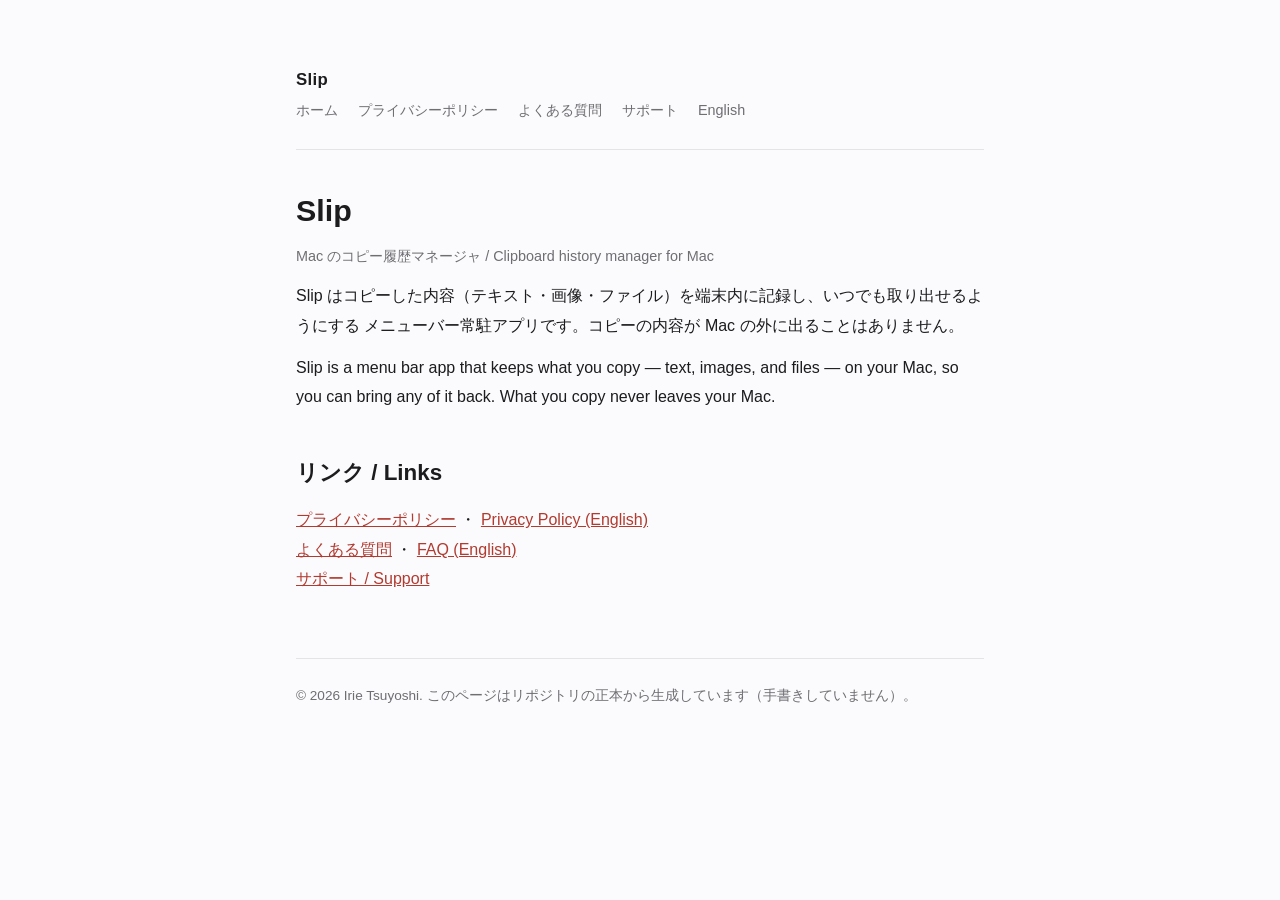
<file: index.html>
<!DOCTYPE html>
<html lang="ja">
<head>
<meta charset="utf-8">
<meta name="viewport" content="width=device-width, initial-scale=1">
<title>Slip</title>
<style>
  :root { color-scheme: light dark; --fg:#1c1c1e; --bg:#fbfbfd; --muted:#6e6e73; --rule:#e3e3e8; --accent:#b23a2f; }
  @media (prefers-color-scheme: dark) {
    :root { --fg:#f2f2f7; --bg:#111114; --muted:#9a9aa2; --rule:#2c2c31; --accent:#e0705f; }
  }
  * { box-sizing: border-box; }
  body { margin:0; background:var(--bg); color:var(--fg);
         font: 16px/1.85 -apple-system, BlinkMacSystemFont, "Hiragino Sans", "Noto Sans JP", sans-serif; }
  .wrap { max-width: 46rem; margin: 0 auto; padding: 4rem 1.5rem 6rem; }
  header { border-bottom: 1px solid var(--rule); padding-bottom: 1.5rem; margin-bottom: 2.5rem; }
  .name { font-size: 1.05rem; font-weight: 600; letter-spacing: .02em; }
  nav a { color: var(--muted); text-decoration: none; margin-right: 1.25rem; font-size: .9rem; }
  nav a:hover { color: var(--accent); }
  h1 { font-size: 1.9rem; line-height:1.35; margin: 0 0 .5rem; }
  h2 { font-size: 1.4rem; margin: 2.5rem 0 .75rem; }
  h3 { font-size: 1.05rem; margin: 2rem 0 .5rem; }
  h4 { font-size: 1rem; margin: 1.5rem 0 .5rem; color: var(--muted); }
  p { margin: .75rem 0; }
  ul, ol { margin: .75rem 0; padding-left: 1.5rem; }
  li { margin: .3rem 0; }
  hr { border: 0; border-top: 1px solid var(--rule); margin: 2.5rem 0; }
  .tablewrap { overflow-x: auto; }
  table { border-collapse: collapse; width: 100%; margin: 1rem 0; font-size: .95rem; }
  th, td { border: 1px solid var(--rule); padding: .5rem .7rem; text-align: left; vertical-align: top; }
  th { background: color-mix(in srgb, var(--rule) 45%, transparent); font-weight: 600; }
  .meta { color: var(--muted); font-size: .9rem; }
  footer { margin-top: 4rem; padding-top: 1.5rem; border-top: 1px solid var(--rule);
            color: var(--muted); font-size: .85rem; }
  a { color: var(--accent); }
</style>
</head>
<body>
<div class="wrap">
<header>
  <div class="name">Slip</div>
  <nav><a href="./">ホーム</a><a href="privacy.html">プライバシーポリシー</a><a href="faq.html">よくある質問</a><a href="support.html">サポート</a><a href="privacy-en.html">English</a></nav>
</header>
<h1>Slip</h1>
<p class="meta">Mac のコピー履歴マネージャ / Clipboard history manager for Mac</p>
<p>Slip はコピーした内容（テキスト・画像・ファイル）を端末内に記録し、いつでも取り出せるようにする
メニューバー常駐アプリです。コピーの内容が Mac の外に出ることはありません。</p>
<p>Slip is a menu bar app that keeps what you copy — text, images, and files — on your Mac,
so you can bring any of it back. What you copy never leaves your Mac.</p>
<h2>リンク / Links</h2>
<p><a href="privacy.html">プライバシーポリシー</a> ・ <a href="privacy-en.html">Privacy Policy (English)</a><br>
<a href="faq.html">よくある質問</a> ・ <a href="faq-en.html">FAQ (English)</a><br>
<a href="support.html">サポート / Support</a></p>
<footer>© 2026 Irie Tsuyoshi. このページはリポジトリの正本から生成しています（手書きしていません）。</footer>
</div>
</body>
</html>
</file>
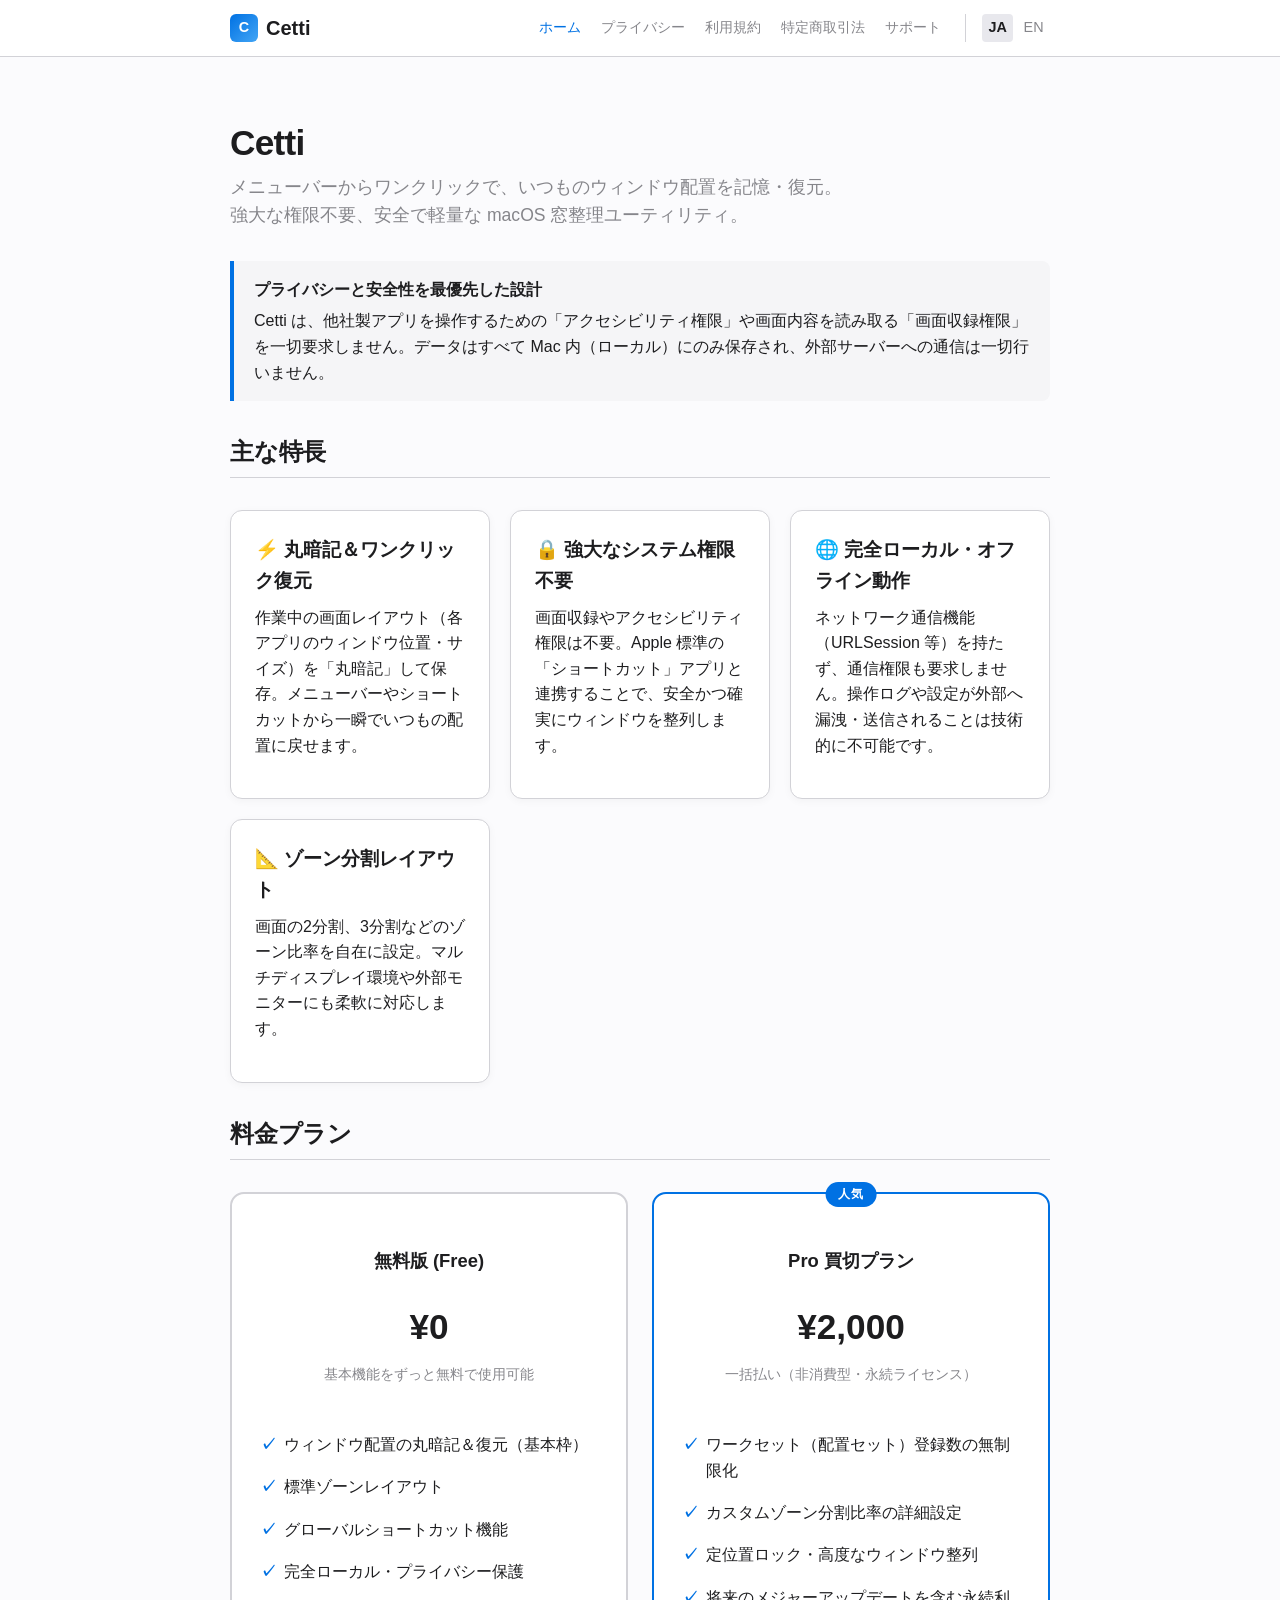
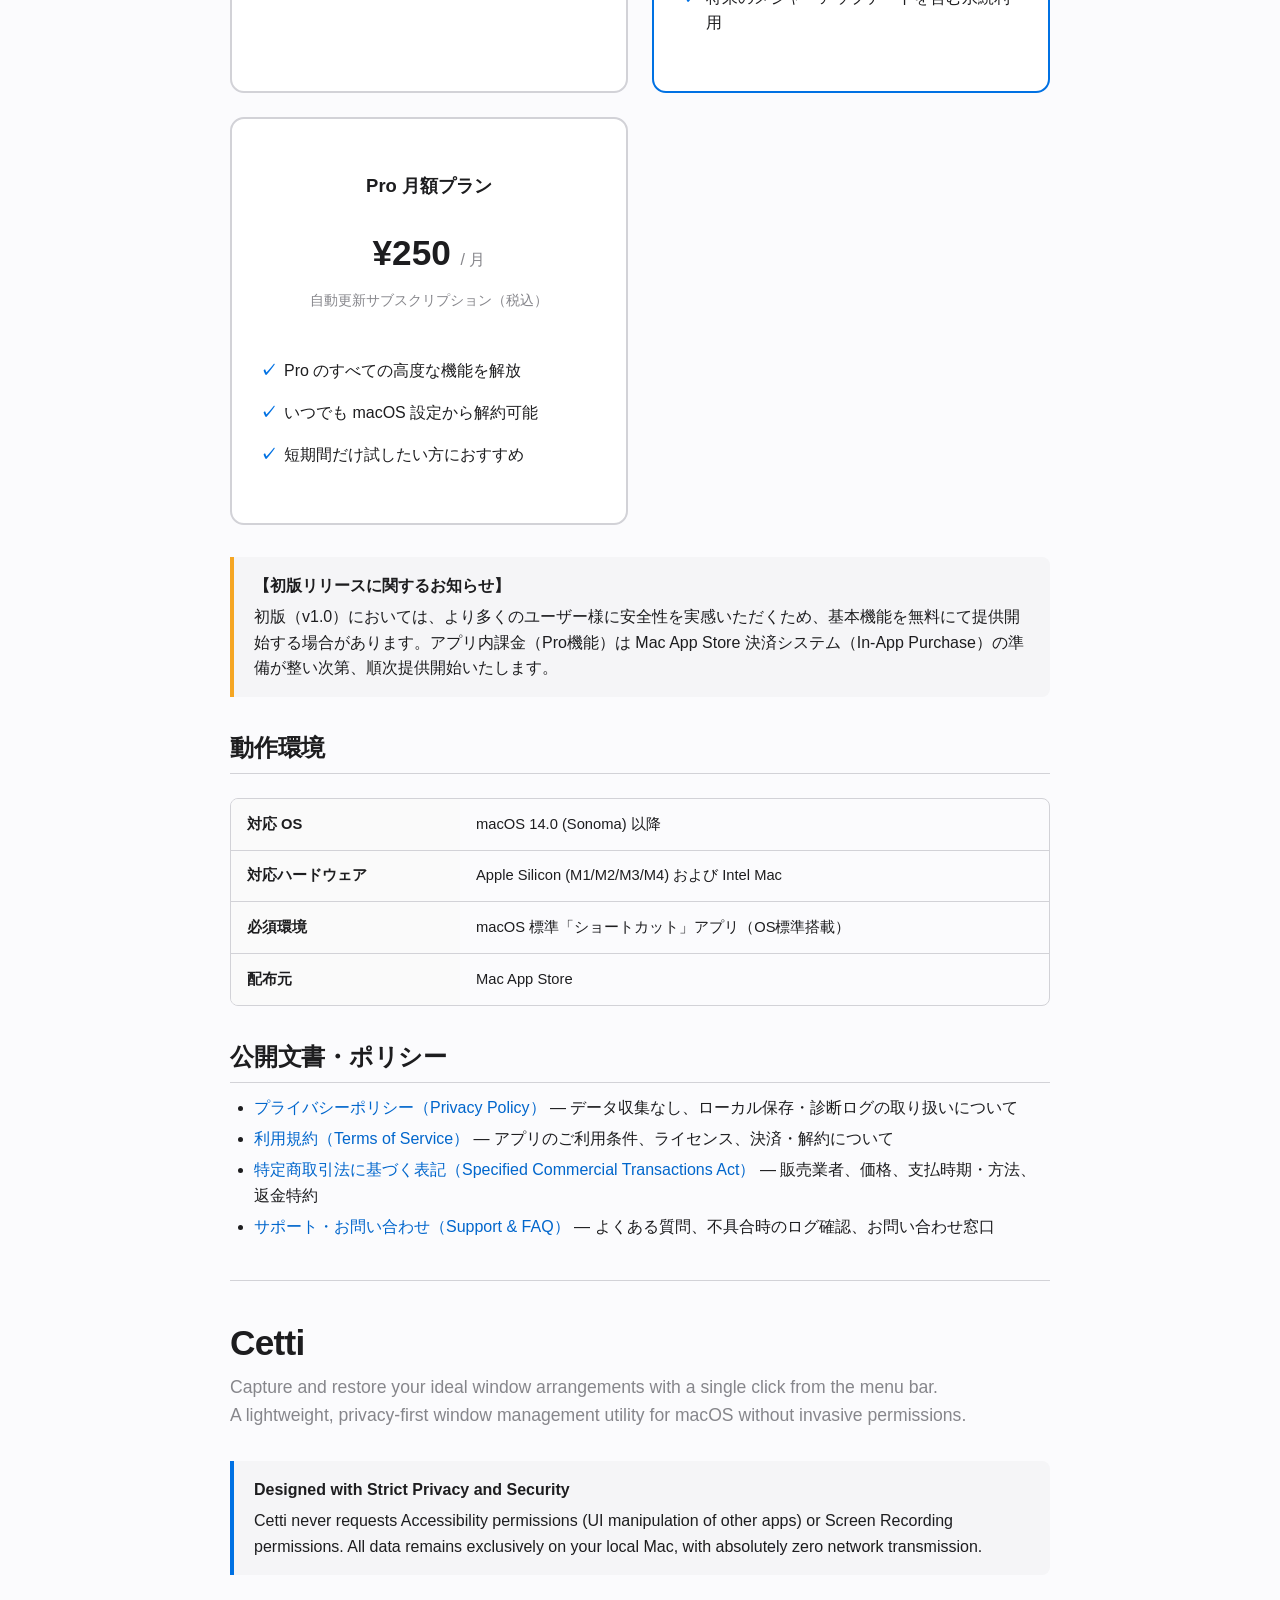
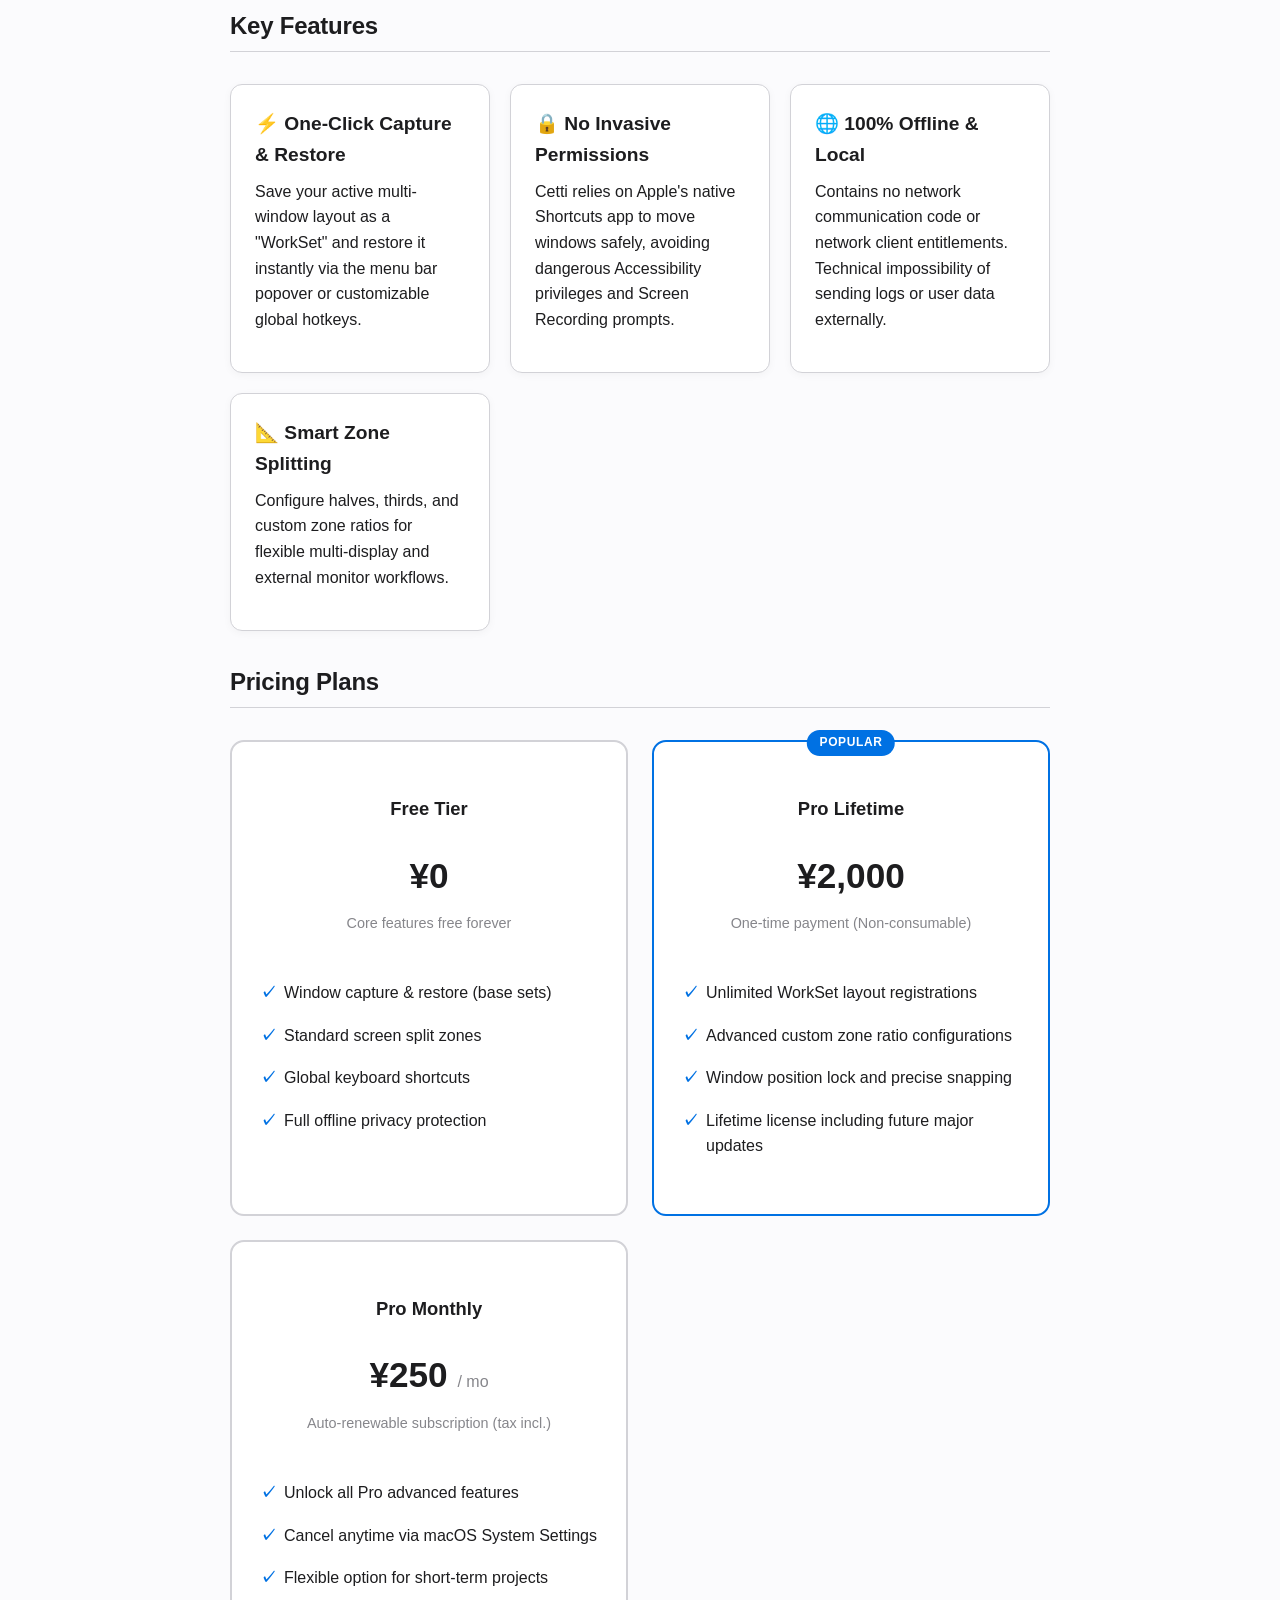
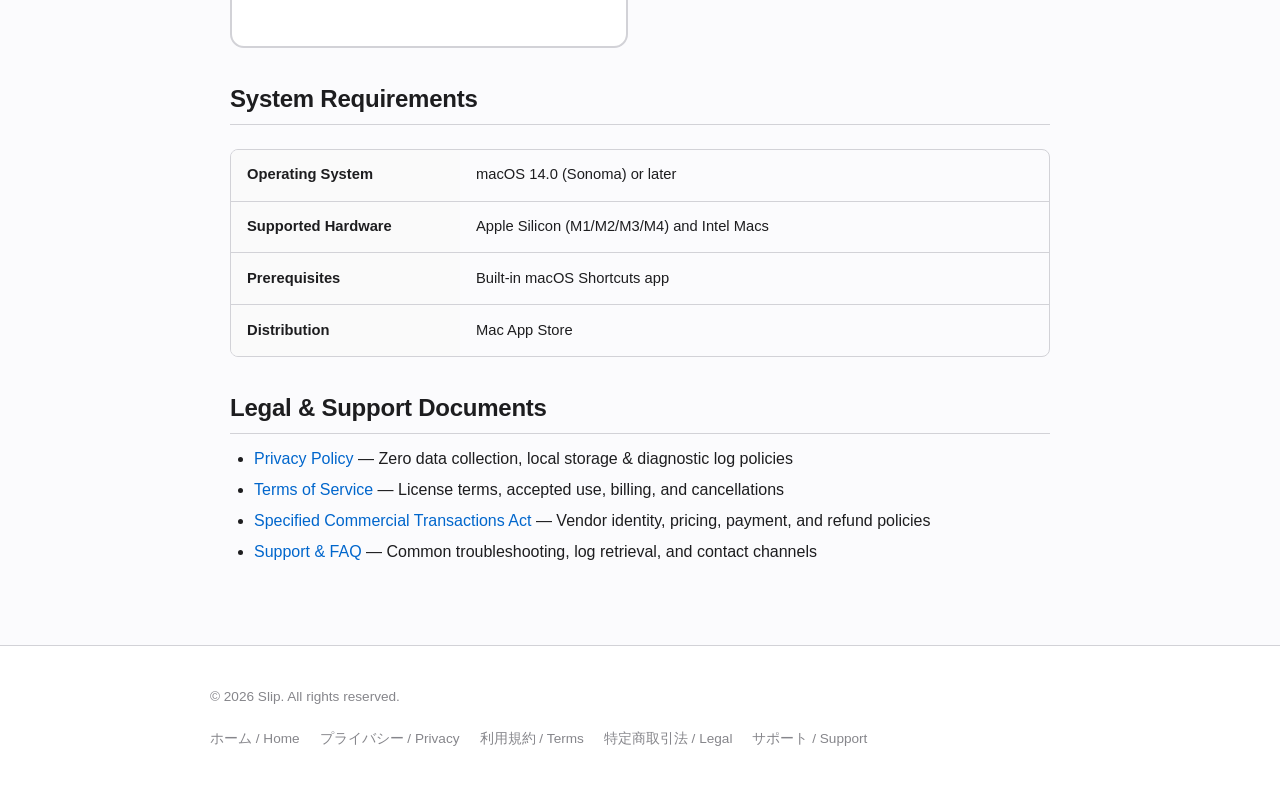
<file: cetti/index.html>
<!DOCTYPE html>
<html lang="ja">
<head>
  <meta charset="UTF-8">
  <meta name="viewport" content="width=device-width, initial-scale=1.0">
  <title>Cetti — macOS メニューバー常駐窓整理アプリ</title>
  <meta name="description" content="Cetti は macOS 向けの軽量メニューバー常駐窓整理ユーティリティです。強大な権限不要、完全ローカル動作でウィンドウ配置を記憶・復元します。">
  <link rel="stylesheet" href="./style.css">
</head>
<body>

<header>
  <div class="nav-container">
    <a href="./index.html" class="brand">
      <span class="brand-icon">C</span>
      <span>Cetti</span>
    </a>
    <nav>
      <a href="./index.html" class="active">ホーム</a>
      <a href="./privacy.html">プライバシー</a>
      <a href="./terms.html">利用規約</a>
      <a href="./tokushoho.html">特定商取引法</a>
      <a href="./support.html">サポート</a>
      <div class="lang-switch">
        <a href="#ja" class="active">JA</a>
        <a href="#en">EN</a>
      </div>
    </nav>
  </div>
</header>

<main>
  <!-- 日本語セクション -->
  <section id="ja" class="lang-content">
    <h1>Cetti</h1>
    <p class="subtitle">メニューバーからワンクリックで、いつものウィンドウ配置を記憶・復元。<br>強大な権限不要、安全で軽量な macOS 窓整理ユーティリティ。</p>

    <div class="alert">
      <div class="alert-title">プライバシーと安全性を最優先した設計</div>
      <p>Cetti は、他社製アプリを操作するための「アクセシビリティ権限」や画面内容を読み取る「画面収録権限」を一切要求しません。データはすべて Mac 内（ローカル）にのみ保存され、外部サーバーへの通信は一切行いません。</p>
    </div>

    <h2>主な特長</h2>
    <div class="card-grid">
      <div class="card">
        <h3>⚡️ 丸暗記＆ワンクリック復元</h3>
        <p>作業中の画面レイアウト（各アプリのウィンドウ位置・サイズ）を「丸暗記」して保存。メニューバーやショートカットから一瞬でいつもの配置に戻せます。</p>
      </div>
      <div class="card">
        <h3>🔒 強大なシステム権限不要</h3>
        <p>画面収録やアクセシビリティ権限は不要。Apple 標準の「ショートカット」アプリと連携することで、安全かつ確実にウィンドウを整列します。</p>
      </div>
      <div class="card">
        <h3>🌐 完全ローカル・オフライン動作</h3>
        <p>ネットワーク通信機能（URLSession 等）を持たず、通信権限も要求しません。操作ログや設定が外部へ漏洩・送信されることは技術的に不可能です。</p>
      </div>
      <div class="card">
        <h3>📐 ゾーン分割レイアウト</h3>
        <p>画面の2分割、3分割などのゾーン比率を自在に設定。マルチディスプレイ環境や外部モニターにも柔軟に対応します。</p>
      </div>
    </div>

    <h2>料金プラン</h2>
    <div class="pricing-grid">
      <div class="pricing-card">
        <h3>無料版 (Free)</h3>
        <div class="price">¥0</div>
        <div class="price-sub">基本機能をずっと無料で使用可能</div>
        <ul class="pricing-features">
          <li>ウィンドウ配置の丸暗記＆復元（基本枠）</li>
          <li>標準ゾーンレイアウト</li>
          <li>グローバルショートカット機能</li>
          <li>完全ローカル・プライバシー保護</li>
        </ul>
      </div>

      <div class="pricing-card featured">
        <div class="pricing-badge">人気</div>
        <h3>Pro 買切プラン</h3>
        <div class="price">¥2,000</div>
        <div class="price-sub">一括払い（非消費型・永続ライセンス）</div>
        <ul class="pricing-features">
          <li>ワークセット（配置セット）登録数の無制限化</li>
          <li>カスタムゾーン分割比率の詳細設定</li>
          <li>定位置ロック・高度なウィンドウ整列</li>
          <li>将来のメジャーアップデートを含む永続利用</li>
        </ul>
      </div>

      <div class="pricing-card">
        <h3>Pro 月額プラン</h3>
        <div class="price">¥250 <span style="font-size: 1rem; font-weight: normal; color: var(--text-muted);">/ 月</span></div>
        <div class="price-sub">自動更新サブスクリプション（税込）</div>
        <ul class="pricing-features">
          <li>Pro のすべての高度な機能を解放</li>
          <li>いつでも macOS 設定から解約可能</li>
          <li>短期間だけ試したい方におすすめ</li>
        </ul>
      </div>
    </div>

    <div class="alert alert-warning">
      <div class="alert-title">【初版リリースに関するお知らせ】</div>
      <p>初版（v1.0）においては、より多くのユーザー様に安全性を実感いただくため、基本機能を無料にて提供開始する場合があります。アプリ内課金（Pro機能）は Mac App Store 決済システム（In-App Purchase）の準備が整い次第、順次提供開始いたします。</p>
    </div>

    <h2>動作環境</h2>
    <div class="table-wrapper">
      <table>
        <tbody>
          <tr>
            <th>対応 OS</th>
            <td>macOS 14.0 (Sonoma) 以降</td>
          </tr>
          <tr>
            <th>対応ハードウェア</th>
            <td>Apple Silicon (M1/M2/M3/M4) および Intel Mac</td>
          </tr>
          <tr>
            <th>必須環境</th>
            <td>macOS 標準「ショートカット」アプリ（OS標準搭載）</td>
          </tr>
          <tr>
            <th>配布元</th>
            <td>Mac App Store</td>
          </tr>
        </tbody>
      </table>
    </div>

    <h2>公開文書・ポリシー</h2>
    <ul>
      <li><a href="./privacy.html">プライバシーポリシー（Privacy Policy）</a> — データ収集なし、ローカル保存・診断ログの取り扱いについて</li>
      <li><a href="./terms.html">利用規約（Terms of Service）</a> — アプリのご利用条件、ライセンス、決済・解約について</li>
      <li><a href="./tokushoho.html">特定商取引法に基づく表記（Specified Commercial Transactions Act）</a> — 販売業者、価格、支払時期・方法、返金特約</li>
      <li><a href="./support.html">サポート・お問い合わせ（Support & FAQ）</a> — よくある質問、不具合時のログ確認、お問い合わせ窓口</li>
    </ul>
  </section>

  <hr>

  <!-- English Section -->
  <section id="en" class="lang-content">
    <h1>Cetti</h1>
    <p class="subtitle">Capture and restore your ideal window arrangements with a single click from the menu bar.<br>A lightweight, privacy-first window management utility for macOS without invasive permissions.</p>

    <div class="alert">
      <div class="alert-title">Designed with Strict Privacy and Security</div>
      <p>Cetti never requests Accessibility permissions (UI manipulation of other apps) or Screen Recording permissions. All data remains exclusively on your local Mac, with absolutely zero network transmission.</p>
    </div>

    <h2>Key Features</h2>
    <div class="card-grid">
      <div class="card">
        <h3>⚡️ One-Click Capture & Restore</h3>
        <p>Save your active multi-window layout as a "WorkSet" and restore it instantly via the menu bar popover or customizable global hotkeys.</p>
      </div>
      <div class="card">
        <h3>🔒 No Invasive Permissions</h3>
        <p>Cetti relies on Apple's native Shortcuts app to move windows safely, avoiding dangerous Accessibility privileges and Screen Recording prompts.</p>
      </div>
      <div class="card">
        <h3>🌐 100% Offline & Local</h3>
        <p>Contains no network communication code or network client entitlements. Technical impossibility of sending logs or user data externally.</p>
      </div>
      <div class="card">
        <h3>📐 Smart Zone Splitting</h3>
        <p>Configure halves, thirds, and custom zone ratios for flexible multi-display and external monitor workflows.</p>
      </div>
    </div>

    <h2>Pricing Plans</h2>
    <div class="pricing-grid">
      <div class="pricing-card">
        <h3>Free Tier</h3>
        <div class="price">¥0</div>
        <div class="price-sub">Core features free forever</div>
        <ul class="pricing-features">
          <li>Window capture & restore (base sets)</li>
          <li>Standard screen split zones</li>
          <li>Global keyboard shortcuts</li>
          <li>Full offline privacy protection</li>
        </ul>
      </div>

      <div class="pricing-card featured">
        <div class="pricing-badge">Popular</div>
        <h3>Pro Lifetime</h3>
        <div class="price">¥2,000</div>
        <div class="price-sub">One-time payment (Non-consumable)</div>
        <ul class="pricing-features">
          <li>Unlimited WorkSet layout registrations</li>
          <li>Advanced custom zone ratio configurations</li>
          <li>Window position lock and precise snapping</li>
          <li>Lifetime license including future major updates</li>
        </ul>
      </div>

      <div class="pricing-card">
        <h3>Pro Monthly</h3>
        <div class="price">¥250 <span style="font-size: 1rem; font-weight: normal; color: var(--text-muted);">/ mo</span></div>
        <div class="price-sub">Auto-renewable subscription (tax incl.)</div>
        <ul class="pricing-features">
          <li>Unlock all Pro advanced features</li>
          <li>Cancel anytime via macOS System Settings</li>
          <li>Flexible option for short-term projects</li>
        </ul>
      </div>
    </div>

    <h2>System Requirements</h2>
    <div class="table-wrapper">
      <table>
        <tbody>
          <tr>
            <th>Operating System</th>
            <td>macOS 14.0 (Sonoma) or later</td>
          </tr>
          <tr>
            <th>Supported Hardware</th>
            <td>Apple Silicon (M1/M2/M3/M4) and Intel Macs</td>
          </tr>
          <tr>
            <th>Prerequisites</th>
            <td>Built-in macOS Shortcuts app</td>
          </tr>
          <tr>
            <th>Distribution</th>
            <td>Mac App Store</td>
          </tr>
        </tbody>
      </table>
    </div>

    <h2>Legal & Support Documents</h2>
    <ul>
      <li><a href="./privacy.html">Privacy Policy</a> — Zero data collection, local storage & diagnostic log policies</li>
      <li><a href="./terms.html">Terms of Service</a> — License terms, accepted use, billing, and cancellations</li>
      <li><a href="./tokushoho.html">Specified Commercial Transactions Act</a> — Vendor identity, pricing, payment, and refund policies</li>
      <li><a href="./support.html">Support & FAQ</a> — Common troubleshooting, log retrieval, and contact channels</li>
    </ul>
  </section>
</main>

<footer>
  <div class="footer-container">
    <div>&copy; 2026 Slip. All rights reserved.</div>
    <div class="footer-links">
      <a href="./index.html">ホーム / Home</a>
      <a href="./privacy.html">プライバシー / Privacy</a>
      <a href="./terms.html">利用規約 / Terms</a>
      <a href="./tokushoho.html">特定商取引法 / Legal</a>
      <a href="./support.html">サポート / Support</a>
    </div>
  </div>
</footer>

</body>
</html>
</file>
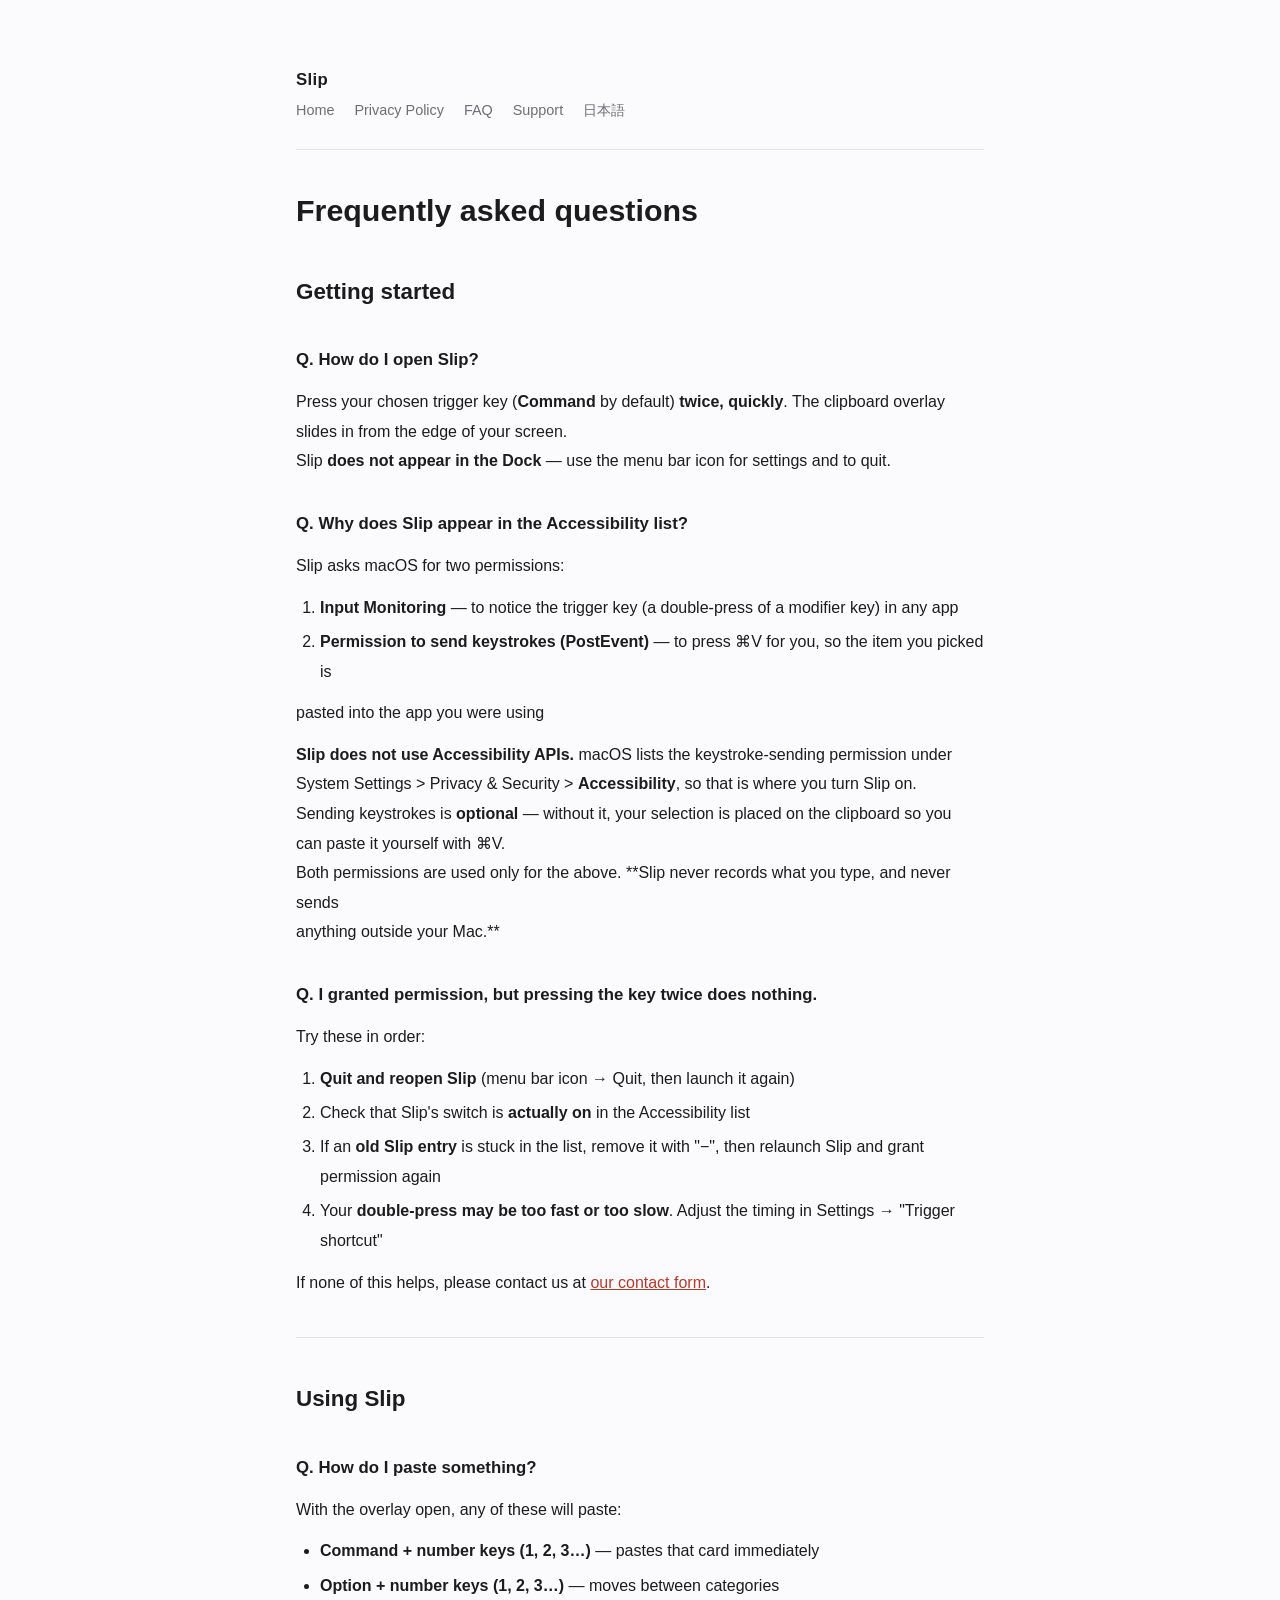
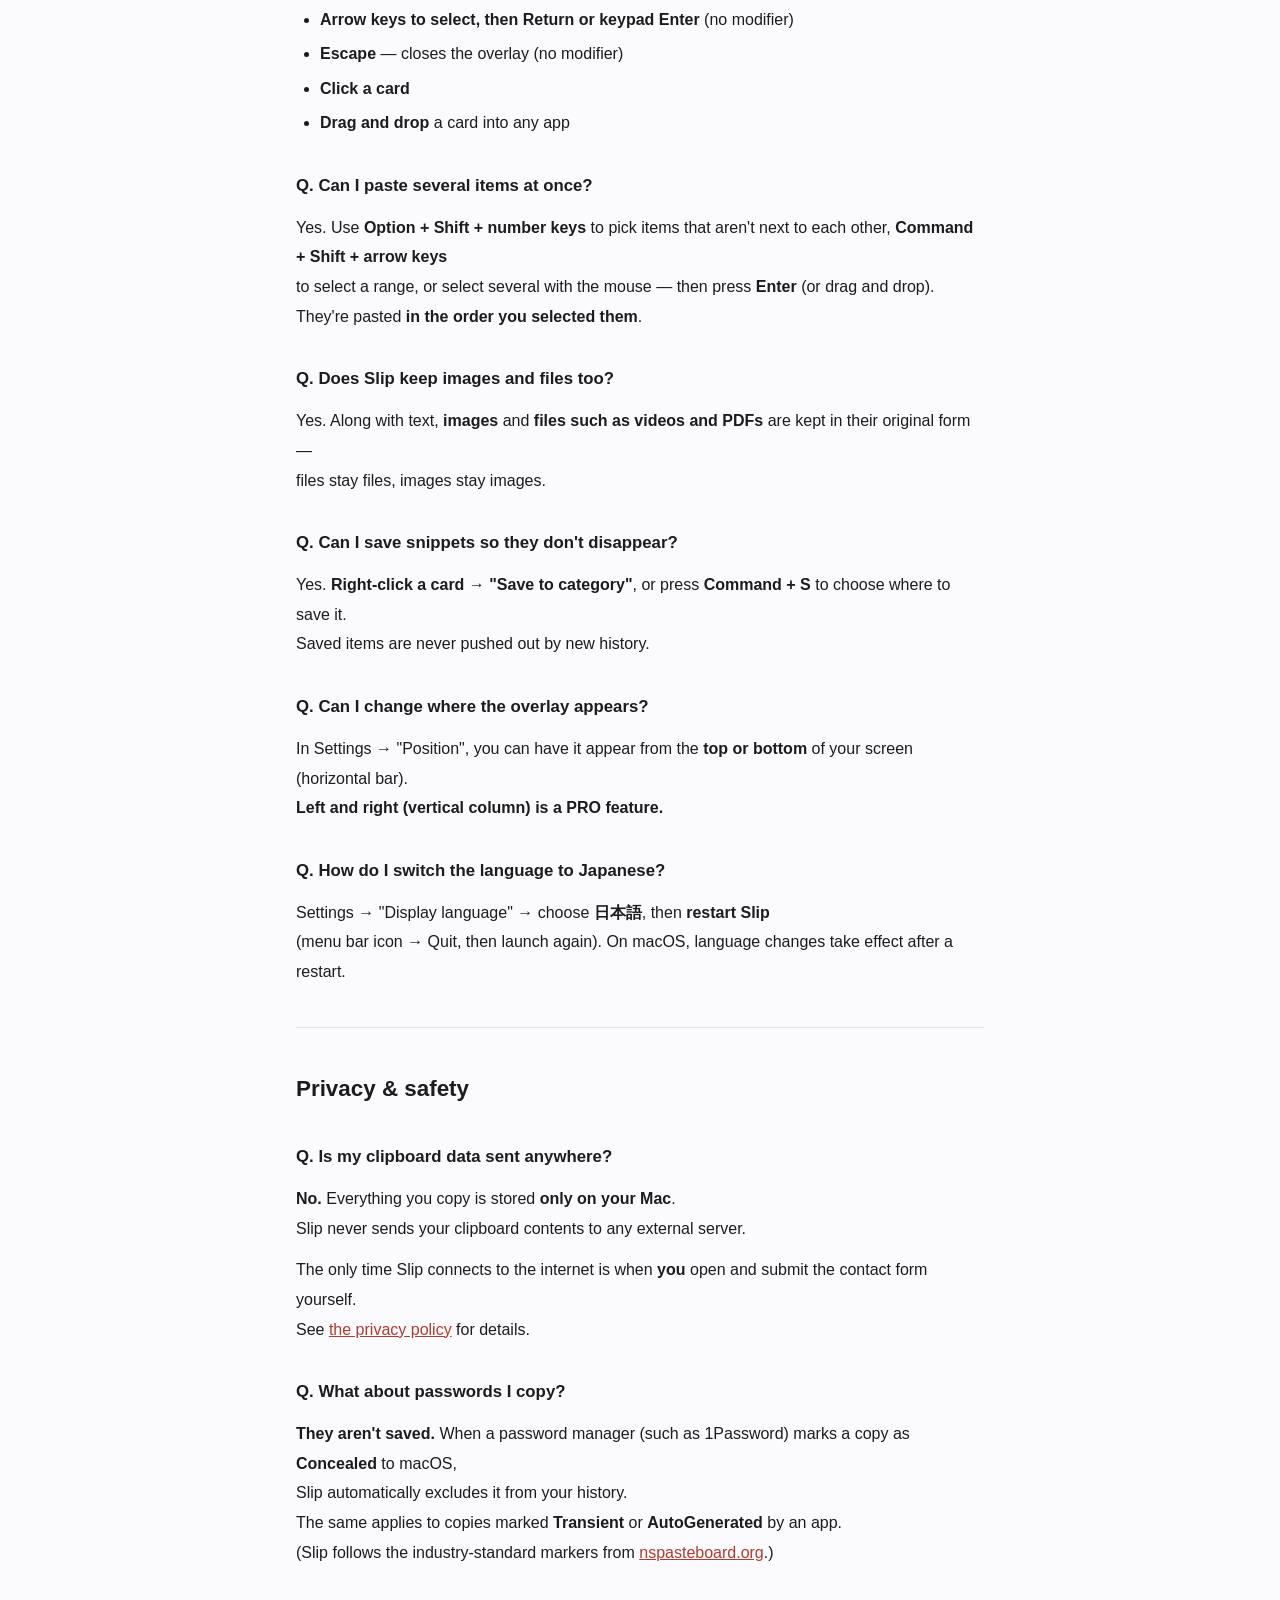
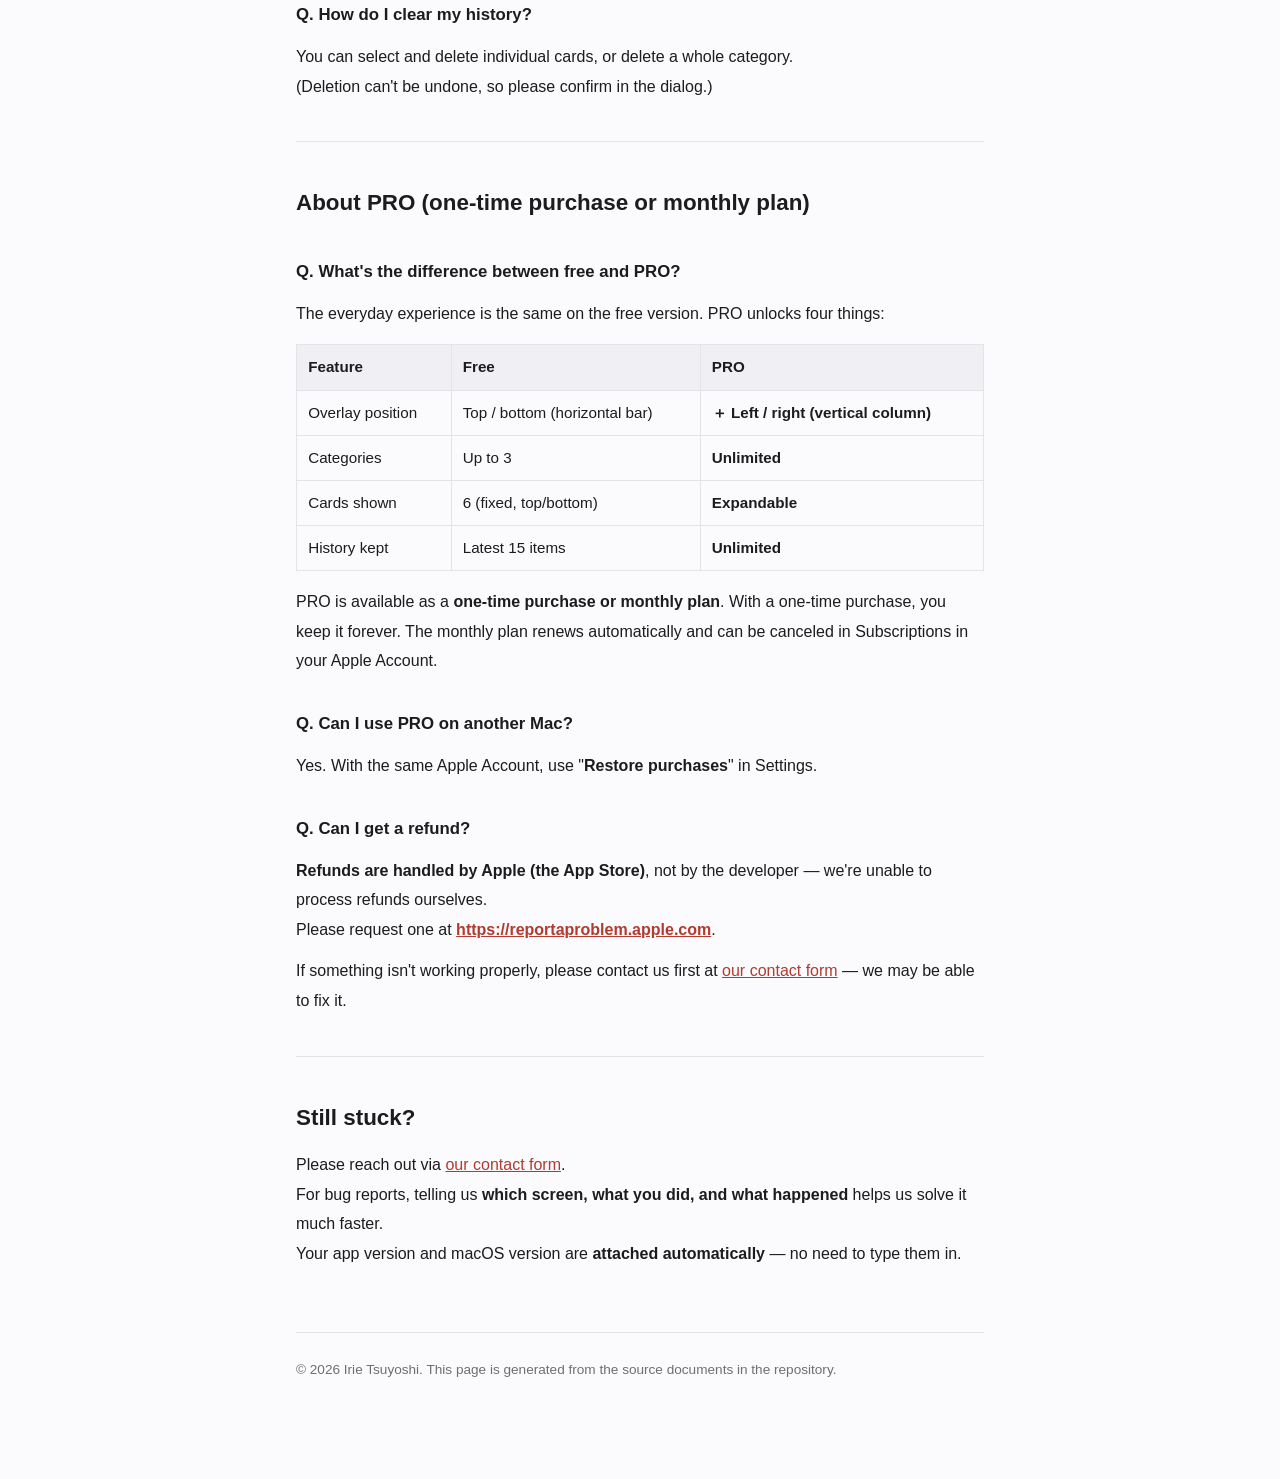
<file: faq-en.html>
<!DOCTYPE html>
<html lang="en">
<head>
<meta charset="utf-8">
<meta name="viewport" content="width=device-width, initial-scale=1">
<title>FAQ — Slip</title>
<style>
  :root { color-scheme: light dark; --fg:#1c1c1e; --bg:#fbfbfd; --muted:#6e6e73; --rule:#e3e3e8; --accent:#b23a2f; }
  @media (prefers-color-scheme: dark) {
    :root { --fg:#f2f2f7; --bg:#111114; --muted:#9a9aa2; --rule:#2c2c31; --accent:#e0705f; }
  }
  * { box-sizing: border-box; }
  body { margin:0; background:var(--bg); color:var(--fg);
         font: 16px/1.85 -apple-system, BlinkMacSystemFont, "Hiragino Sans", "Noto Sans JP", sans-serif; }
  .wrap { max-width: 46rem; margin: 0 auto; padding: 4rem 1.5rem 6rem; }
  header { border-bottom: 1px solid var(--rule); padding-bottom: 1.5rem; margin-bottom: 2.5rem; }
  .name { font-size: 1.05rem; font-weight: 600; letter-spacing: .02em; }
  nav a { color: var(--muted); text-decoration: none; margin-right: 1.25rem; font-size: .9rem; }
  nav a:hover { color: var(--accent); }
  h1 { font-size: 1.9rem; line-height:1.35; margin: 0 0 .5rem; }
  h2 { font-size: 1.4rem; margin: 2.5rem 0 .75rem; }
  h3 { font-size: 1.05rem; margin: 2rem 0 .5rem; }
  h4 { font-size: 1rem; margin: 1.5rem 0 .5rem; color: var(--muted); }
  p { margin: .75rem 0; }
  ul, ol { margin: .75rem 0; padding-left: 1.5rem; }
  li { margin: .3rem 0; }
  hr { border: 0; border-top: 1px solid var(--rule); margin: 2.5rem 0; }
  .tablewrap { overflow-x: auto; }
  table { border-collapse: collapse; width: 100%; margin: 1rem 0; font-size: .95rem; }
  th, td { border: 1px solid var(--rule); padding: .5rem .7rem; text-align: left; vertical-align: top; }
  th { background: color-mix(in srgb, var(--rule) 45%, transparent); font-weight: 600; }
  .meta { color: var(--muted); font-size: .9rem; }
  footer { margin-top: 4rem; padding-top: 1.5rem; border-top: 1px solid var(--rule);
            color: var(--muted); font-size: .85rem; }
  a { color: var(--accent); }
</style>
</head>
<body>
<div class="wrap">
<header>
  <div class="name">Slip</div>
  <nav><a href="./">Home</a><a href="privacy-en.html">Privacy Policy</a><a href="faq-en.html">FAQ</a><a href="support.html">Support</a><a href="privacy.html">日本語</a></nav>
</header>
<h1>Frequently asked questions</h1>
<h2>Getting started</h2>
<h3>Q. How do I open Slip?</h3>
<p>Press your chosen trigger key (<strong>Command</strong> by default) <strong>twice, quickly</strong>. The clipboard overlay slides in from the edge of your screen.<br>Slip <strong>does not appear in the Dock</strong> — use the menu bar icon for settings and to quit.</p>
<h3>Q. Why does Slip appear in the Accessibility list?</h3>
<p>Slip asks macOS for two permissions:</p>
<ol>
<li><strong>Input Monitoring</strong> — to notice the trigger key (a double-press of a modifier key) in any app</li>
<li><strong>Permission to send keystrokes (PostEvent)</strong> — to press ⌘V for you, so the item you picked is</li>
</ol>
<p>pasted into the app you were using</p>
<p><strong>Slip does not use Accessibility APIs.</strong> macOS lists the keystroke-sending permission under<br>System Settings &gt; Privacy &amp; Security &gt; <strong>Accessibility</strong>, so that is where you turn Slip on.<br>Sending keystrokes is <strong>optional</strong> — without it, your selection is placed on the clipboard so you<br>can paste it yourself with ⌘V.<br>Both permissions are used only for the above. **Slip never records what you type, and never sends<br>anything outside your Mac.**</p>
<h3>Q. I granted permission, but pressing the key twice does nothing.</h3>
<p>Try these in order:</p>
<ol>
<li><strong>Quit and reopen Slip</strong> (menu bar icon → Quit, then launch it again)</li>
<li>Check that Slip's switch is <strong>actually on</strong> in the Accessibility list</li>
<li>If an <strong>old Slip entry</strong> is stuck in the list, remove it with "−", then relaunch Slip and grant permission again</li>
<li>Your <strong>double-press may be too fast or too slow</strong>. Adjust the timing in Settings → "Trigger shortcut"</li>
</ol>
<p>If none of this helps, please contact us at <a href="https://tally.so/r/eq8M1x">our contact form</a>.</p>
<hr>
<h2>Using Slip</h2>
<h3>Q. How do I paste something?</h3>
<p>With the overlay open, any of these will paste:</p>
<ul>
<li><strong>Command + number keys (1, 2, 3…)</strong> — pastes that card immediately</li>
<li><strong>Option + number keys (1, 2, 3…)</strong> — moves between categories</li>
<li><strong>Arrow keys to select, then Return or keypad Enter</strong> (no modifier)</li>
<li><strong>Escape</strong> — closes the overlay (no modifier)</li>
<li><strong>Click a card</strong></li>
<li><strong>Drag and drop</strong> a card into any app</li>
</ul>
<h3>Q. Can I paste several items at once?</h3>
<p>Yes. Use <strong>Option + Shift + number keys</strong> to pick items that aren't next to each other, <strong>Command + Shift + arrow keys</strong><br>to select a range, or select several with the mouse — then press <strong>Enter</strong> (or drag and drop).<br>They're pasted <strong>in the order you selected them</strong>.</p>
<h3>Q. Does Slip keep images and files too?</h3>
<p>Yes. Along with text, <strong>images</strong> and <strong>files such as videos and PDFs</strong> are kept in their original form —<br>files stay files, images stay images.</p>
<h3>Q. Can I save snippets so they don't disappear?</h3>
<p>Yes. <strong>Right-click a card → "Save to category"</strong>, or press <strong>Command + S</strong> to choose where to save it.<br>Saved items are never pushed out by new history.</p>
<h3>Q. Can I change where the overlay appears?</h3>
<p>In Settings → "Position", you can have it appear from the <strong>top or bottom</strong> of your screen (horizontal bar).<br><strong>Left and right (vertical column) is a PRO feature.</strong></p>
<h3>Q. How do I switch the language to Japanese?</h3>
<p>Settings → "Display language" → choose <strong>日本語</strong>, then <strong>restart Slip</strong><br>(menu bar icon → Quit, then launch again). On macOS, language changes take effect after a restart.</p>
<hr>
<h2>Privacy &amp; safety</h2>
<h3>Q. Is my clipboard data sent anywhere?</h3>
<p><strong>No.</strong> Everything you copy is stored <strong>only on your Mac</strong>.<br>Slip never sends your clipboard contents to any external server.</p>
<p>The only time Slip connects to the internet is when <strong>you</strong> open and submit the contact form yourself.<br>See <a href="https://osyakasama3-hue.github.io/slip-site/privacy-en.html">the privacy policy</a> for details.</p>
<h3>Q. What about passwords I copy?</h3>
<p><strong>They aren't saved.</strong> When a password manager (such as 1Password) marks a copy as <strong>Concealed</strong> to macOS,<br>Slip automatically excludes it from your history.<br>The same applies to copies marked <strong>Transient</strong> or <strong>AutoGenerated</strong> by an app.<br>(Slip follows the industry-standard markers from <a href="http://nspasteboard.org">nspasteboard.org</a>.)</p>
<h3>Q. How do I clear my history?</h3>
<p>You can select and delete individual cards, or delete a whole category.<br>(Deletion can't be undone, so please confirm in the dialog.)</p>
<hr>
<h2>About PRO (one-time purchase or monthly plan)</h2>
<h3>Q. What's the difference between free and PRO?</h3>
<p>The everyday experience is the same on the free version. PRO unlocks four things:</p>
<table><thead><tr><th>Feature</th><th>Free</th><th>PRO</th></tr></thead><tbody><tr><td>Overlay position</td><td>Top / bottom (horizontal bar)</td><td><strong>＋ Left / right (vertical column)</strong></td></tr><tr><td>Categories</td><td>Up to 3</td><td><strong>Unlimited</strong></td></tr><tr><td>Cards shown</td><td>6 (fixed, top/bottom)</td><td><strong>Expandable</strong></td></tr><tr><td>History kept</td><td>Latest 15 items</td><td><strong>Unlimited</strong></td></tr></tbody></table>
<p>PRO is available as a <strong>one-time purchase or monthly plan</strong>. With a one-time purchase, you keep it forever. The monthly plan renews automatically and can be canceled in Subscriptions in your Apple Account.</p>
<h3>Q. Can I use PRO on another Mac?</h3>
<p>Yes. With the same Apple Account, use "<strong>Restore purchases</strong>" in Settings.</p>
<h3>Q. Can I get a refund?</h3>
<p><strong>Refunds are handled by Apple (the App Store)</strong>, not by the developer — we're unable to process refunds ourselves.<br>Please request one at <strong><a href="https://reportaproblem.apple.com">https://reportaproblem.apple.com</a></strong>.</p>
<p>If something isn't working properly, please contact us first at <a href="https://tally.so/r/eq8M1x">our contact form</a> — we may be able to fix it.</p>
<hr>
<h2>Still stuck?</h2>
<p>Please reach out via <a href="https://tally.so/r/eq8M1x">our contact form</a>.<br>For bug reports, telling us <strong>which screen, what you did, and what happened</strong> helps us solve it much faster.<br>Your app version and macOS version are <strong>attached automatically</strong> — no need to type them in.</p>
<footer>© 2026 Irie Tsuyoshi. This page is generated from the source documents in the repository.</footer>
</div>
</body>
</html>
</file>
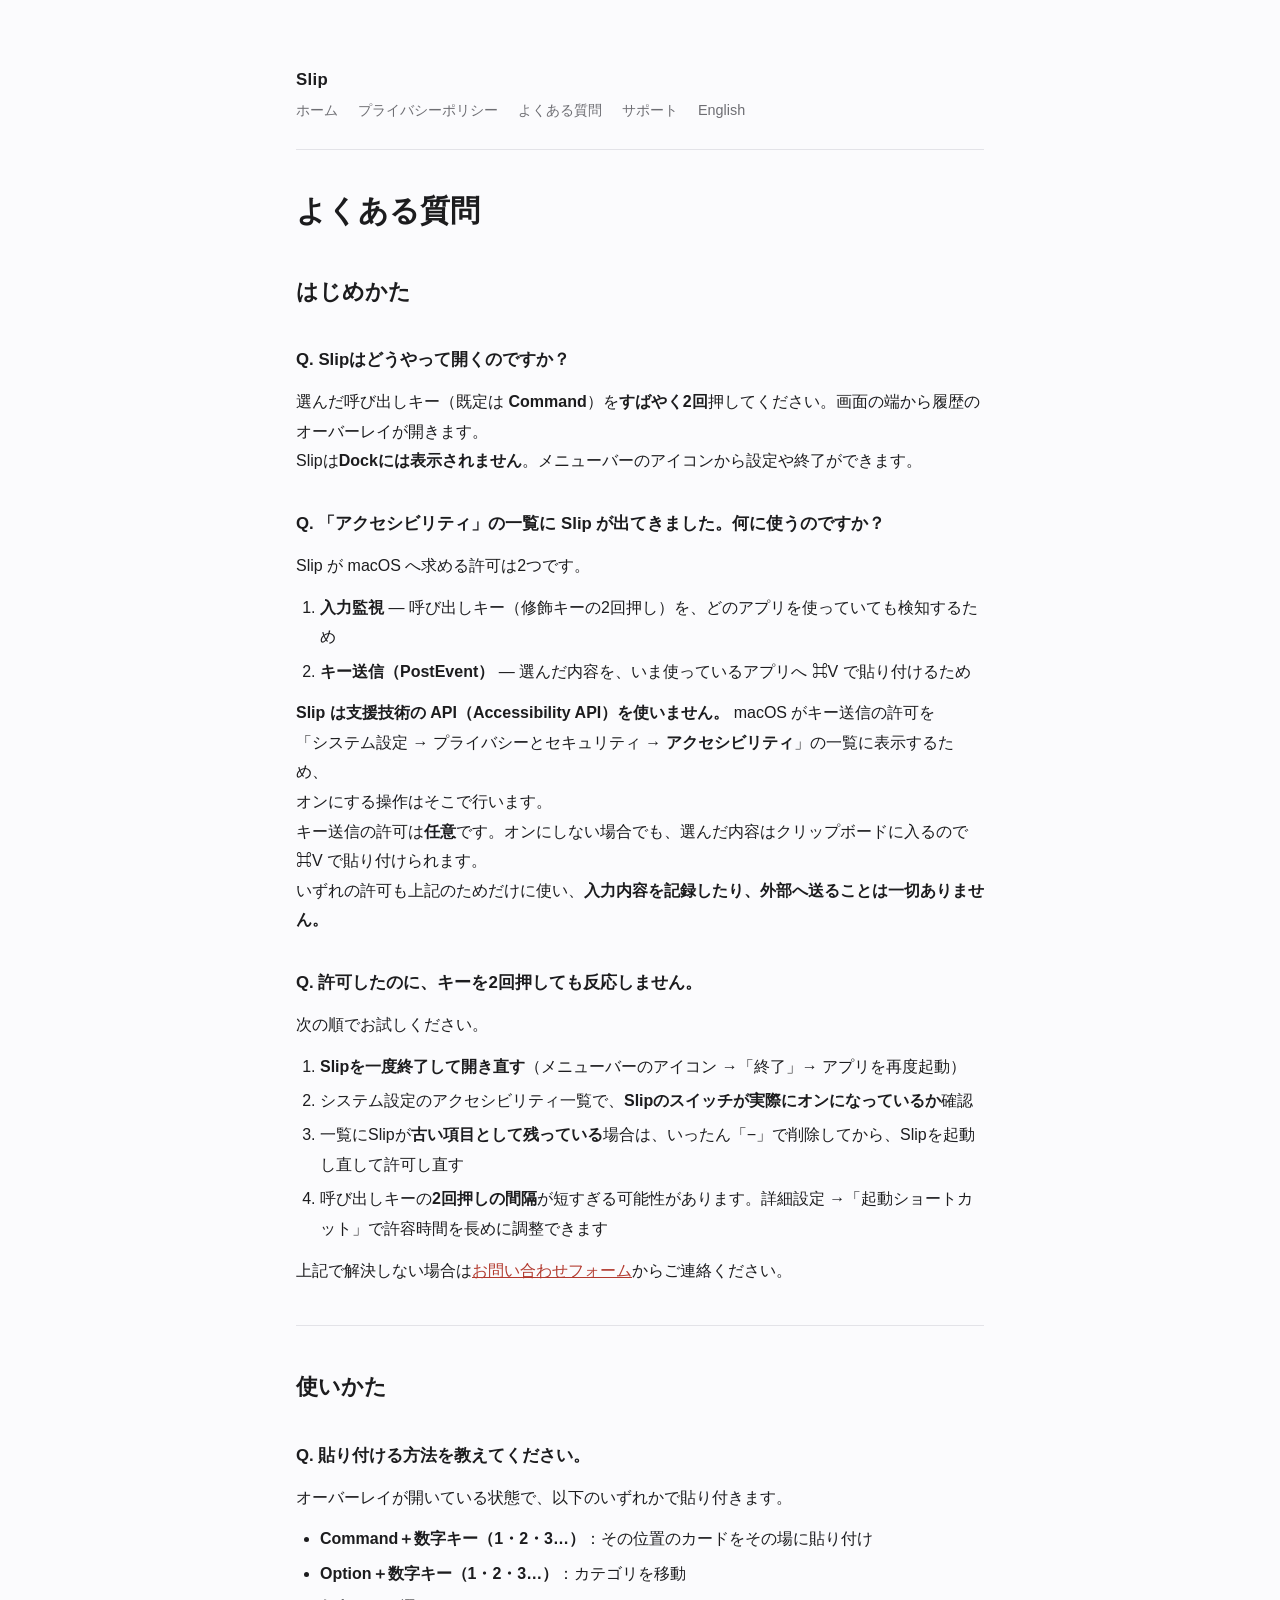
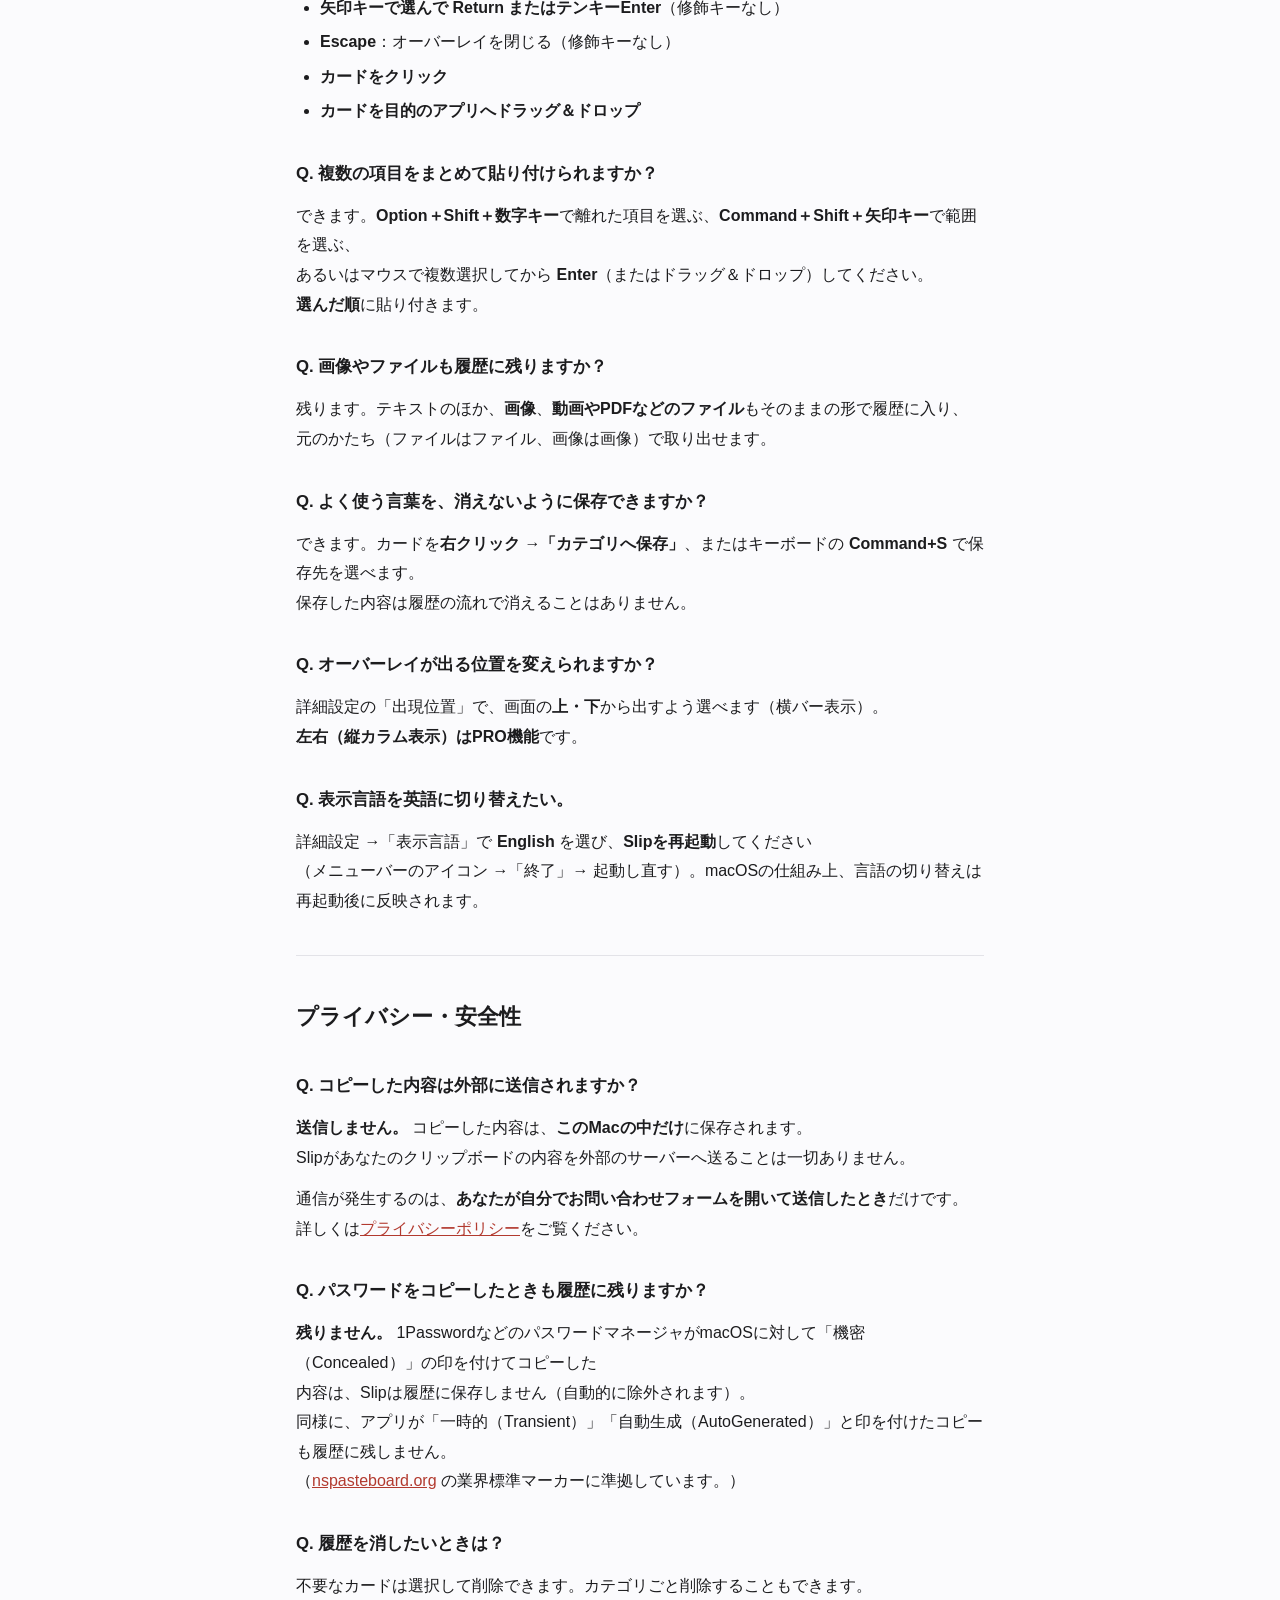
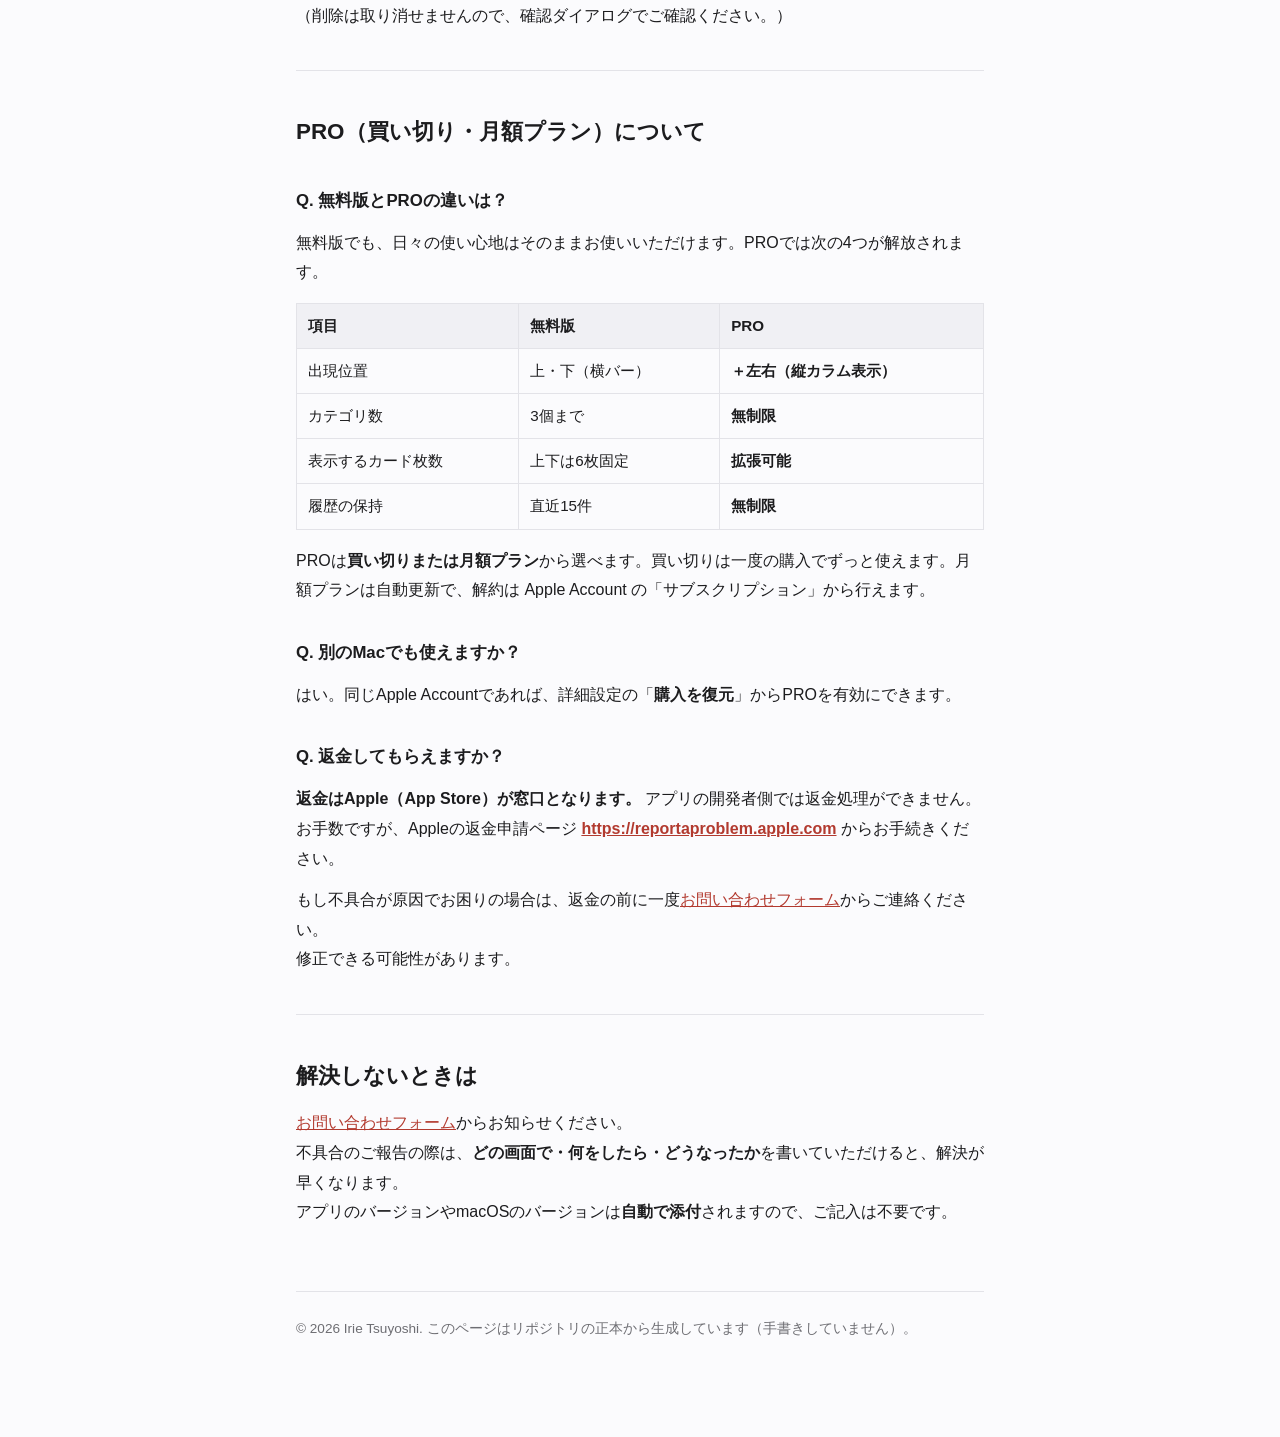
<file: faq.html>
<!DOCTYPE html>
<html lang="ja">
<head>
<meta charset="utf-8">
<meta name="viewport" content="width=device-width, initial-scale=1">
<title>よくある質問 — Slip</title>
<style>
  :root { color-scheme: light dark; --fg:#1c1c1e; --bg:#fbfbfd; --muted:#6e6e73; --rule:#e3e3e8; --accent:#b23a2f; }
  @media (prefers-color-scheme: dark) {
    :root { --fg:#f2f2f7; --bg:#111114; --muted:#9a9aa2; --rule:#2c2c31; --accent:#e0705f; }
  }
  * { box-sizing: border-box; }
  body { margin:0; background:var(--bg); color:var(--fg);
         font: 16px/1.85 -apple-system, BlinkMacSystemFont, "Hiragino Sans", "Noto Sans JP", sans-serif; }
  .wrap { max-width: 46rem; margin: 0 auto; padding: 4rem 1.5rem 6rem; }
  header { border-bottom: 1px solid var(--rule); padding-bottom: 1.5rem; margin-bottom: 2.5rem; }
  .name { font-size: 1.05rem; font-weight: 600; letter-spacing: .02em; }
  nav a { color: var(--muted); text-decoration: none; margin-right: 1.25rem; font-size: .9rem; }
  nav a:hover { color: var(--accent); }
  h1 { font-size: 1.9rem; line-height:1.35; margin: 0 0 .5rem; }
  h2 { font-size: 1.4rem; margin: 2.5rem 0 .75rem; }
  h3 { font-size: 1.05rem; margin: 2rem 0 .5rem; }
  h4 { font-size: 1rem; margin: 1.5rem 0 .5rem; color: var(--muted); }
  p { margin: .75rem 0; }
  ul, ol { margin: .75rem 0; padding-left: 1.5rem; }
  li { margin: .3rem 0; }
  hr { border: 0; border-top: 1px solid var(--rule); margin: 2.5rem 0; }
  .tablewrap { overflow-x: auto; }
  table { border-collapse: collapse; width: 100%; margin: 1rem 0; font-size: .95rem; }
  th, td { border: 1px solid var(--rule); padding: .5rem .7rem; text-align: left; vertical-align: top; }
  th { background: color-mix(in srgb, var(--rule) 45%, transparent); font-weight: 600; }
  .meta { color: var(--muted); font-size: .9rem; }
  footer { margin-top: 4rem; padding-top: 1.5rem; border-top: 1px solid var(--rule);
            color: var(--muted); font-size: .85rem; }
  a { color: var(--accent); }
</style>
</head>
<body>
<div class="wrap">
<header>
  <div class="name">Slip</div>
  <nav><a href="./">ホーム</a><a href="privacy.html">プライバシーポリシー</a><a href="faq.html">よくある質問</a><a href="support.html">サポート</a><a href="privacy-en.html">English</a></nav>
</header>
<h1>よくある質問</h1>
<h2>はじめかた</h2>
<h3>Q. Slipはどうやって開くのですか？</h3>
<p>選んだ呼び出しキー（既定は <strong>Command</strong>）を<strong>すばやく2回</strong>押してください。画面の端から履歴のオーバーレイが開きます。<br>Slipは<strong>Dockには表示されません</strong>。メニューバーのアイコンから設定や終了ができます。</p>
<h3>Q. 「アクセシビリティ」の一覧に Slip が出てきました。何に使うのですか？</h3>
<p>Slip が macOS へ求める許可は2つです。</p>
<ol>
<li><strong>入力監視</strong> — 呼び出しキー（修飾キーの2回押し）を、どのアプリを使っていても検知するため</li>
<li><strong>キー送信（PostEvent）</strong> — 選んだ内容を、いま使っているアプリへ ⌘V で貼り付けるため</li>
</ol>
<p><strong>Slip は支援技術の API（Accessibility API）を使いません。</strong> macOS がキー送信の許可を<br>「システム設定 → プライバシーとセキュリティ → <strong>アクセシビリティ</strong>」の一覧に表示するため、<br>オンにする操作はそこで行います。<br>キー送信の許可は<strong>任意</strong>です。オンにしない場合でも、選んだ内容はクリップボードに入るので ⌘V で貼り付けられます。<br>いずれの許可も上記のためだけに使い、<strong>入力内容を記録したり、外部へ送ることは一切ありません。</strong></p>
<h3>Q. 許可したのに、キーを2回押しても反応しません。</h3>
<p>次の順でお試しください。</p>
<ol>
<li><strong>Slipを一度終了して開き直す</strong>（メニューバーのアイコン →「終了」→ アプリを再度起動）</li>
<li>システム設定のアクセシビリティ一覧で、<strong>Slipのスイッチが実際にオンになっているか</strong>確認</li>
<li>一覧にSlipが<strong>古い項目として残っている</strong>場合は、いったん「−」で削除してから、Slipを起動し直して許可し直す</li>
<li>呼び出しキーの<strong>2回押しの間隔</strong>が短すぎる可能性があります。詳細設定 →「起動ショートカット」で許容時間を長めに調整できます</li>
</ol>
<p>上記で解決しない場合は<a href="https://tally.so/r/pbXrBZ">お問い合わせフォーム</a>からご連絡ください。</p>
<hr>
<h2>使いかた</h2>
<h3>Q. 貼り付ける方法を教えてください。</h3>
<p>オーバーレイが開いている状態で、以下のいずれかで貼り付きます。</p>
<ul>
<li><strong>Command＋数字キー（1・2・3…）</strong>：その位置のカードをその場に貼り付け</li>
<li><strong>Option＋数字キー（1・2・3…）</strong>：カテゴリを移動</li>
<li><strong>矢印キーで選んで Return またはテンキーEnter</strong>（修飾キーなし）</li>
<li><strong>Escape</strong>：オーバーレイを閉じる（修飾キーなし）</li>
<li><strong>カードをクリック</strong></li>
<li><strong>カードを目的のアプリへドラッグ＆ドロップ</strong></li>
</ul>
<h3>Q. 複数の項目をまとめて貼り付けられますか？</h3>
<p>できます。<strong>Option＋Shift＋数字キー</strong>で離れた項目を選ぶ、<strong>Command＋Shift＋矢印キー</strong>で範囲を選ぶ、<br>あるいはマウスで複数選択してから <strong>Enter</strong>（またはドラッグ＆ドロップ）してください。<br><strong>選んだ順</strong>に貼り付きます。</p>
<h3>Q. 画像やファイルも履歴に残りますか？</h3>
<p>残ります。テキストのほか、<strong>画像</strong>、<strong>動画やPDFなどのファイル</strong>もそのままの形で履歴に入り、<br>元のかたち（ファイルはファイル、画像は画像）で取り出せます。</p>
<h3>Q. よく使う言葉を、消えないように保存できますか？</h3>
<p>できます。カードを<strong>右クリック →「カテゴリへ保存」</strong>、またはキーボードの <strong>Command+S</strong> で保存先を選べます。<br>保存した内容は履歴の流れで消えることはありません。</p>
<h3>Q. オーバーレイが出る位置を変えられますか？</h3>
<p>詳細設定の「出現位置」で、画面の<strong>上・下</strong>から出すよう選べます（横バー表示）。<br><strong>左右（縦カラム表示）はPRO機能</strong>です。</p>
<h3>Q. 表示言語を英語に切り替えたい。</h3>
<p>詳細設定 →「表示言語」で <strong>English</strong> を選び、<strong>Slipを再起動</strong>してください<br>（メニューバーのアイコン →「終了」→ 起動し直す）。macOSの仕組み上、言語の切り替えは再起動後に反映されます。</p>
<hr>
<h2>プライバシー・安全性</h2>
<h3>Q. コピーした内容は外部に送信されますか？</h3>
<p><strong>送信しません。</strong> コピーした内容は、<strong>このMacの中だけ</strong>に保存されます。<br>Slipがあなたのクリップボードの内容を外部のサーバーへ送ることは一切ありません。</p>
<p>通信が発生するのは、<strong>あなたが自分でお問い合わせフォームを開いて送信したとき</strong>だけです。<br>詳しくは<a href="https://osyakasama3-hue.github.io/slip-site/privacy.html">プライバシーポリシー</a>をご覧ください。</p>
<h3>Q. パスワードをコピーしたときも履歴に残りますか？</h3>
<p><strong>残りません。</strong> 1PasswordなどのパスワードマネージャがmacOSに対して「機密（Concealed）」の印を付けてコピーした<br>内容は、Slipは履歴に保存しません（自動的に除外されます）。<br>同様に、アプリが「一時的（Transient）」「自動生成（AutoGenerated）」と印を付けたコピーも履歴に残しません。<br>（<a href="http://nspasteboard.org">nspasteboard.org</a> の業界標準マーカーに準拠しています。）</p>
<h3>Q. 履歴を消したいときは？</h3>
<p>不要なカードは選択して削除できます。カテゴリごと削除することもできます。<br>（削除は取り消せませんので、確認ダイアログでご確認ください。）</p>
<hr>
<h2>PRO（買い切り・月額プラン）について</h2>
<h3>Q. 無料版とPROの違いは？</h3>
<p>無料版でも、日々の使い心地はそのままお使いいただけます。PROでは次の4つが解放されます。</p>
<table><thead><tr><th>項目</th><th>無料版</th><th>PRO</th></tr></thead><tbody><tr><td>出現位置</td><td>上・下（横バー）</td><td><strong>＋左右（縦カラム表示）</strong></td></tr><tr><td>カテゴリ数</td><td>3個まで</td><td><strong>無制限</strong></td></tr><tr><td>表示するカード枚数</td><td>上下は6枚固定</td><td><strong>拡張可能</strong></td></tr><tr><td>履歴の保持</td><td>直近15件</td><td><strong>無制限</strong></td></tr></tbody></table>
<p>PROは<strong>買い切りまたは月額プラン</strong>から選べます。買い切りは一度の購入でずっと使えます。月額プランは自動更新で、解約は Apple Account の「サブスクリプション」から行えます。</p>
<h3>Q. 別のMacでも使えますか？</h3>
<p>はい。同じApple Accountであれば、詳細設定の「<strong>購入を復元</strong>」からPROを有効にできます。</p>
<h3>Q. 返金してもらえますか？</h3>
<p><strong>返金はApple（App Store）が窓口となります。</strong> アプリの開発者側では返金処理ができません。<br>お手数ですが、Appleの返金申請ページ <strong><a href="https://reportaproblem.apple.com">https://reportaproblem.apple.com</a></strong> からお手続きください。</p>
<p>もし不具合が原因でお困りの場合は、返金の前に一度<a href="https://tally.so/r/pbXrBZ">お問い合わせフォーム</a>からご連絡ください。<br>修正できる可能性があります。</p>
<hr>
<h2>解決しないときは</h2>
<p><a href="https://tally.so/r/pbXrBZ">お問い合わせフォーム</a>からお知らせください。<br>不具合のご報告の際は、<strong>どの画面で・何をしたら・どうなったか</strong>を書いていただけると、解決が早くなります。<br>アプリのバージョンやmacOSのバージョンは<strong>自動で添付</strong>されますので、ご記入は不要です。</p>
<footer>© 2026 Irie Tsuyoshi. このページはリポジトリの正本から生成しています（手書きしていません）。</footer>
</div>
</body>
</html>
</file>
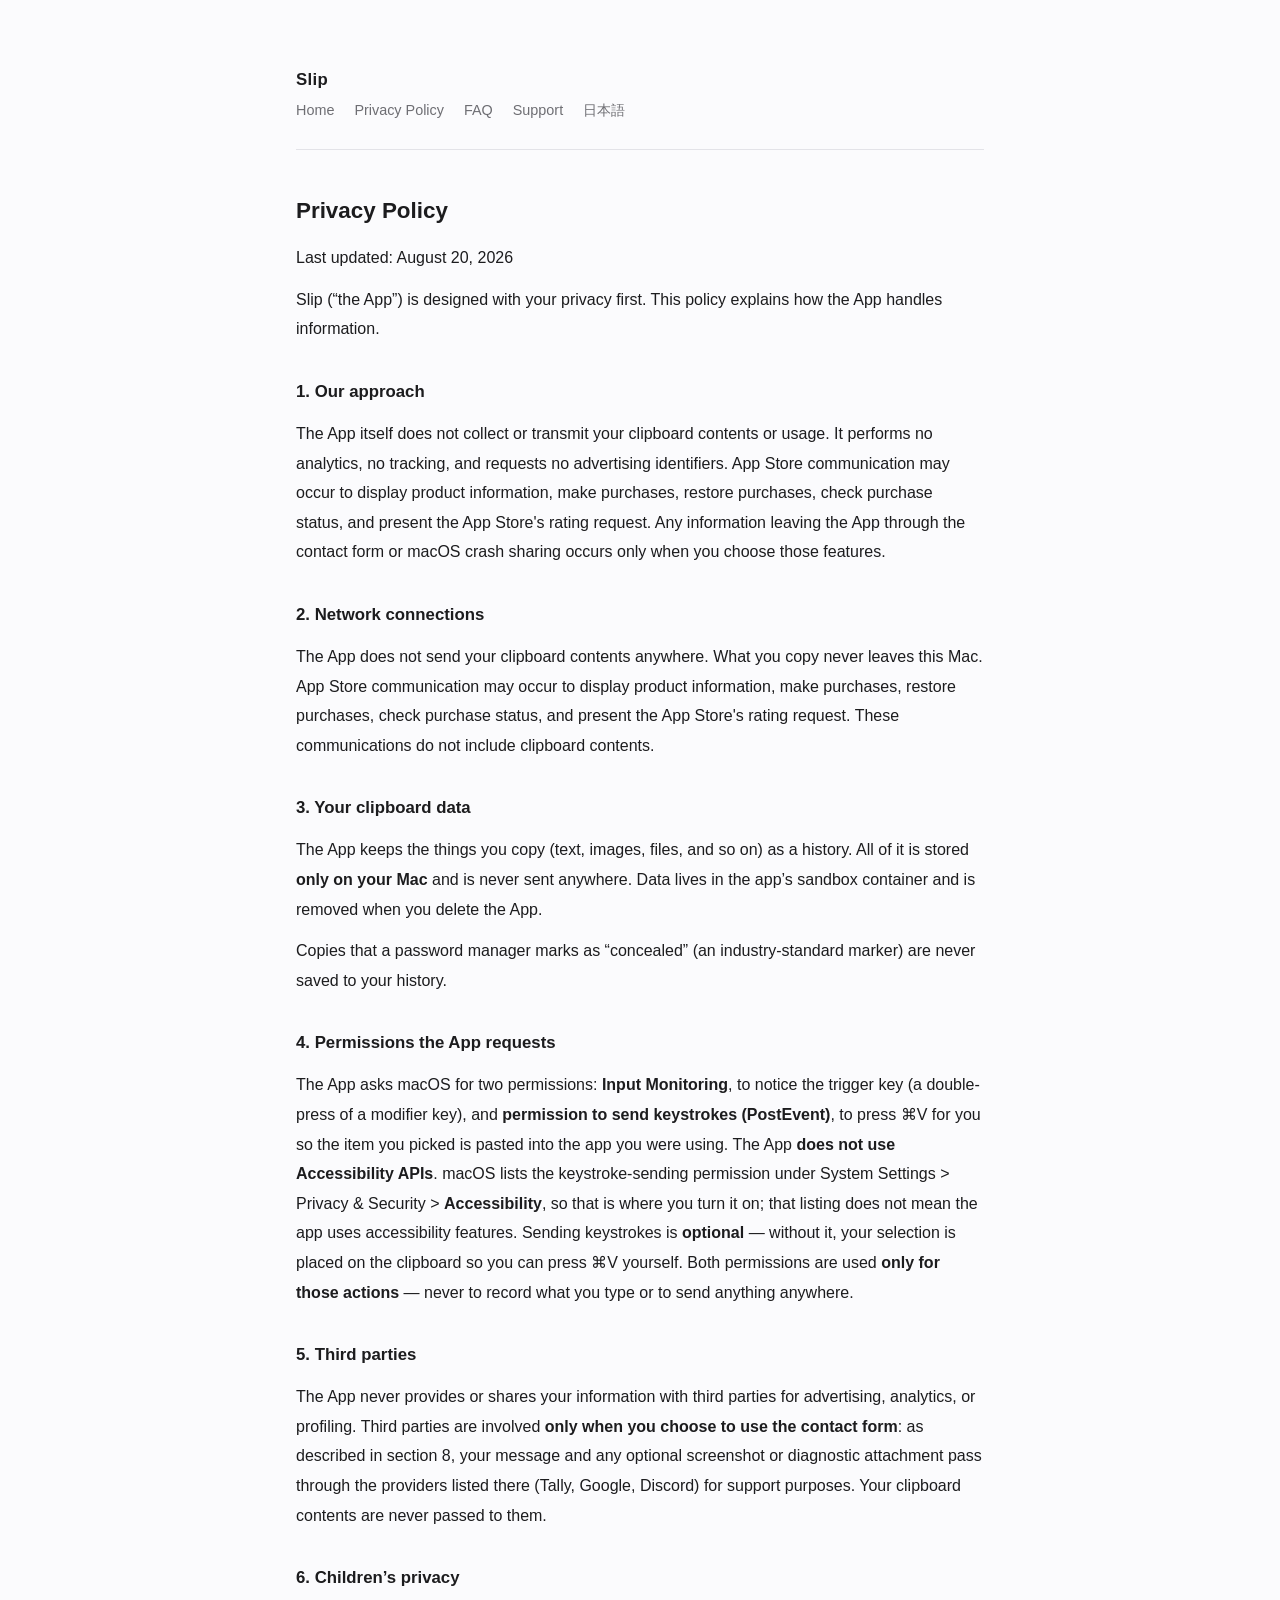
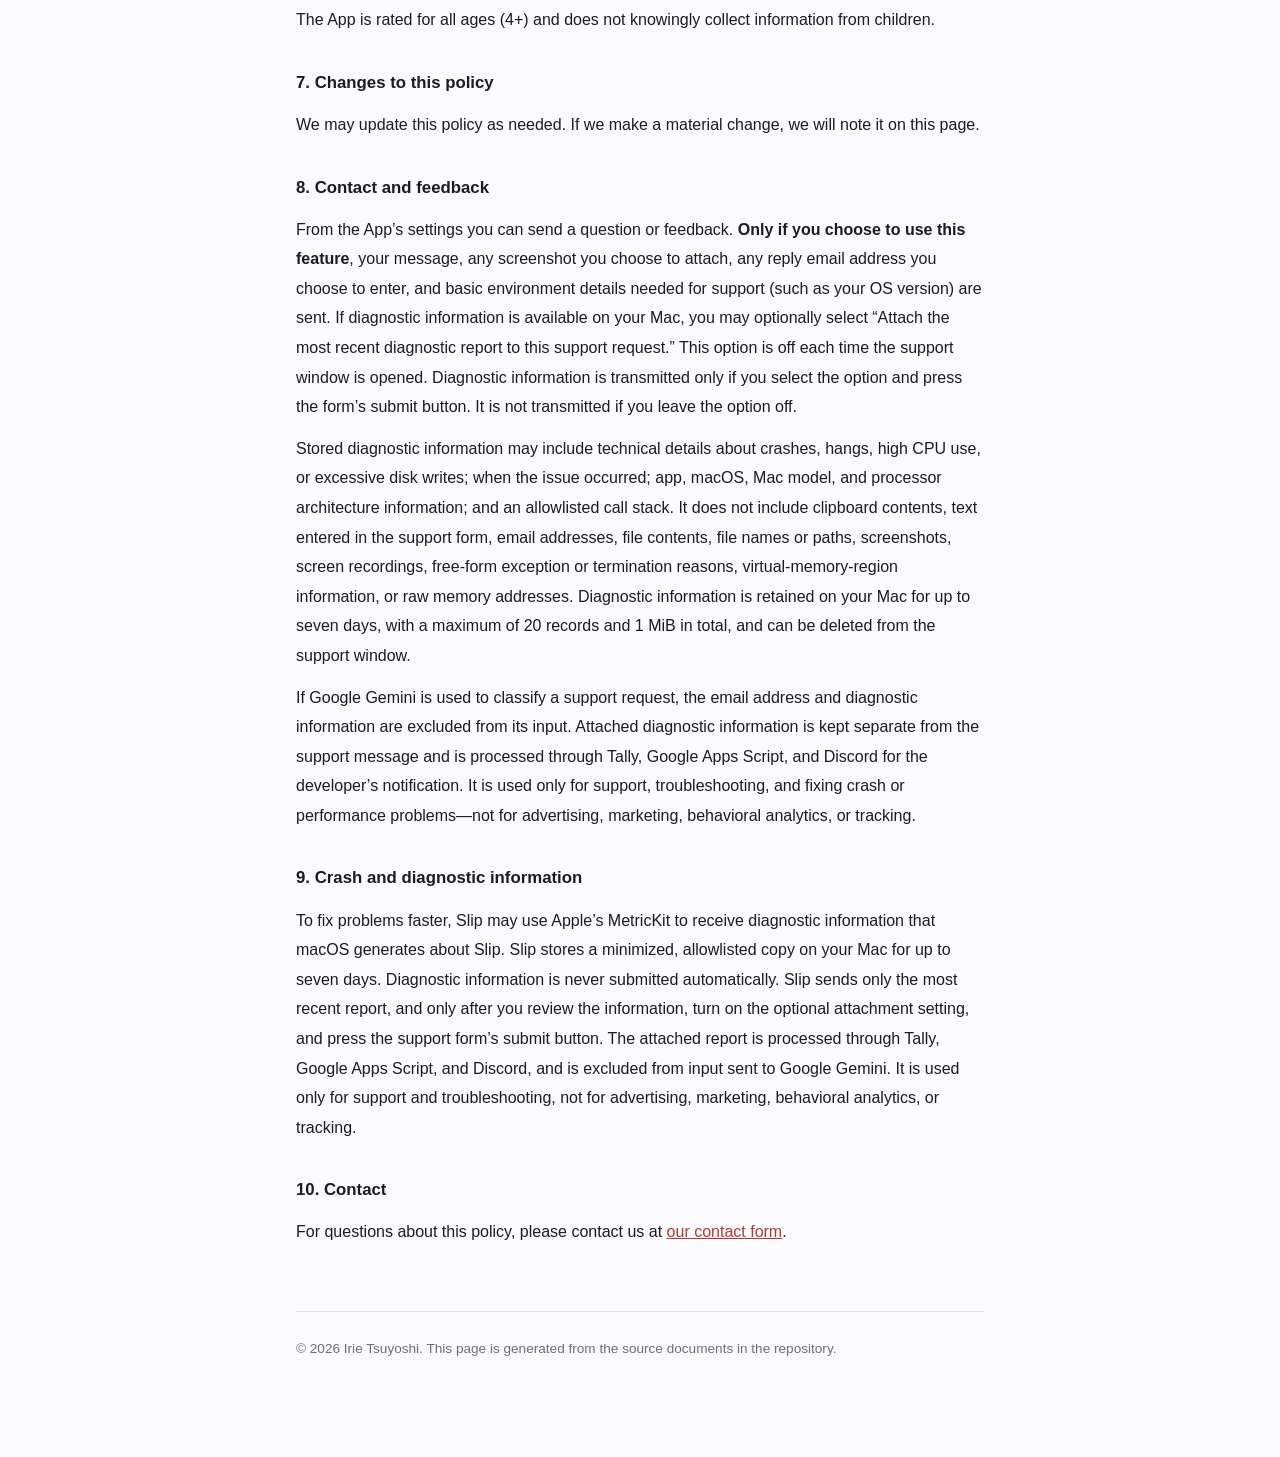
<file: privacy-en.html>
<!DOCTYPE html>
<html lang="en">
<head>
<meta charset="utf-8">
<meta name="viewport" content="width=device-width, initial-scale=1">
<title>Privacy Policy — Slip</title>
<style>
  :root { color-scheme: light dark; --fg:#1c1c1e; --bg:#fbfbfd; --muted:#6e6e73; --rule:#e3e3e8; --accent:#b23a2f; }
  @media (prefers-color-scheme: dark) {
    :root { --fg:#f2f2f7; --bg:#111114; --muted:#9a9aa2; --rule:#2c2c31; --accent:#e0705f; }
  }
  * { box-sizing: border-box; }
  body { margin:0; background:var(--bg); color:var(--fg);
         font: 16px/1.85 -apple-system, BlinkMacSystemFont, "Hiragino Sans", "Noto Sans JP", sans-serif; }
  .wrap { max-width: 46rem; margin: 0 auto; padding: 4rem 1.5rem 6rem; }
  header { border-bottom: 1px solid var(--rule); padding-bottom: 1.5rem; margin-bottom: 2.5rem; }
  .name { font-size: 1.05rem; font-weight: 600; letter-spacing: .02em; }
  nav a { color: var(--muted); text-decoration: none; margin-right: 1.25rem; font-size: .9rem; }
  nav a:hover { color: var(--accent); }
  h1 { font-size: 1.9rem; line-height:1.35; margin: 0 0 .5rem; }
  h2 { font-size: 1.4rem; margin: 2.5rem 0 .75rem; }
  h3 { font-size: 1.05rem; margin: 2rem 0 .5rem; }
  h4 { font-size: 1rem; margin: 1.5rem 0 .5rem; color: var(--muted); }
  p { margin: .75rem 0; }
  ul, ol { margin: .75rem 0; padding-left: 1.5rem; }
  li { margin: .3rem 0; }
  hr { border: 0; border-top: 1px solid var(--rule); margin: 2.5rem 0; }
  .tablewrap { overflow-x: auto; }
  table { border-collapse: collapse; width: 100%; margin: 1rem 0; font-size: .95rem; }
  th, td { border: 1px solid var(--rule); padding: .5rem .7rem; text-align: left; vertical-align: top; }
  th { background: color-mix(in srgb, var(--rule) 45%, transparent); font-weight: 600; }
  .meta { color: var(--muted); font-size: .9rem; }
  footer { margin-top: 4rem; padding-top: 1.5rem; border-top: 1px solid var(--rule);
            color: var(--muted); font-size: .85rem; }
  a { color: var(--accent); }
</style>
</head>
<body>
<div class="wrap">
<header>
  <div class="name">Slip</div>
  <nav><a href="./">Home</a><a href="privacy-en.html">Privacy Policy</a><a href="faq-en.html">FAQ</a><a href="support.html">Support</a><a href="privacy.html">日本語</a></nav>
</header>
<h2>Privacy Policy</h2>
<p>Last updated: August 20, 2026</p>
<p>Slip (“the App”) is designed with your privacy first. This policy explains how the App handles information.</p>
<h3>1. Our approach</h3>
<p>The App itself does not collect or transmit your clipboard contents or usage. It performs no analytics, no tracking, and requests no advertising identifiers. App Store communication may occur to display product information, make purchases, restore purchases, check purchase status, and present the App Store's rating request. Any information leaving the App through the contact form or macOS crash sharing occurs only when you choose those features.</p>
<h3>2. Network connections</h3>
<p>The App does not send your clipboard contents anywhere. What you copy never leaves this Mac. App Store communication may occur to display product information, make purchases, restore purchases, check purchase status, and present the App Store's rating request. These communications do not include clipboard contents.</p>
<h3>3. Your clipboard data</h3>
<p>The App keeps the things you copy (text, images, files, and so on) as a history. All of it is stored <strong>only on your Mac</strong> and is never sent anywhere. Data lives in the app’s sandbox container and is removed when you delete the App.</p>
<p>Copies that a password manager marks as “concealed” (an industry-standard marker) are never saved to your history.</p>
<h3>4. Permissions the App requests</h3>
<p>The App asks macOS for two permissions: <strong>Input Monitoring</strong>, to notice the trigger key (a double-press of a modifier key), and <strong>permission to send keystrokes (PostEvent)</strong>, to press ⌘V for you so the item you picked is pasted into the app you were using. The App <strong>does not use Accessibility APIs</strong>. macOS lists the keystroke-sending permission under System Settings &gt; Privacy &amp; Security &gt; <strong>Accessibility</strong>, so that is where you turn it on; that listing does not mean the app uses accessibility features. Sending keystrokes is <strong>optional</strong> — without it, your selection is placed on the clipboard so you can press ⌘V yourself. Both permissions are used <strong>only for those actions</strong> — never to record what you type or to send anything anywhere.</p>
<h3>5. Third parties</h3>
<p>The App never provides or shares your information with third parties for advertising, analytics, or profiling. Third parties are involved <strong>only when you choose to use the contact form</strong>: as described in section 8, your message and any optional screenshot or diagnostic attachment pass through the providers listed there (Tally, Google, Discord) for support purposes. Your clipboard contents are never passed to them.</p>
<h3>6. Children’s privacy</h3>
<p>The App is rated for all ages (4+) and does not knowingly collect information from children.</p>
<h3>7. Changes to this policy</h3>
<p>We may update this policy as needed. If we make a material change, we will note it on this page.</p>
<h3>8. Contact and feedback</h3>
<p>From the App’s settings you can send a question or feedback. <strong>Only if you choose to use this feature</strong>, your message, any screenshot you choose to attach, any reply email address you choose to enter, and basic environment details needed for support (such as your OS version) are sent. If diagnostic information is available on your Mac, you may optionally select “Attach the most recent diagnostic report to this support request.” This option is off each time the support window is opened. Diagnostic information is transmitted only if you select the option and press the form’s submit button. It is not transmitted if you leave the option off.</p>
<p>Stored diagnostic information may include technical details about crashes, hangs, high CPU use, or excessive disk writes; when the issue occurred; app, macOS, Mac model, and processor architecture information; and an allowlisted call stack. It does not include clipboard contents, text entered in the support form, email addresses, file contents, file names or paths, screenshots, screen recordings, free-form exception or termination reasons, virtual-memory-region information, or raw memory addresses. Diagnostic information is retained on your Mac for up to seven days, with a maximum of 20 records and 1 MiB in total, and can be deleted from the support window.</p>
<p>If Google Gemini is used to classify a support request, the email address and diagnostic information are excluded from its input. Attached diagnostic information is kept separate from the support message and is processed through Tally, Google Apps Script, and Discord for the developer’s notification. It is used only for support, troubleshooting, and fixing crash or performance problems—not for advertising, marketing, behavioral analytics, or tracking.</p>
<h3>9. Crash and diagnostic information</h3>
<p>To fix problems faster, Slip may use Apple’s MetricKit to receive diagnostic information that macOS generates about Slip. Slip stores a minimized, allowlisted copy on your Mac for up to seven days. Diagnostic information is never submitted automatically. Slip sends only the most recent report, and only after you review the information, turn on the optional attachment setting, and press the support form’s submit button. The attached report is processed through Tally, Google Apps Script, and Discord, and is excluded from input sent to Google Gemini. It is used only for support and troubleshooting, not for advertising, marketing, behavioral analytics, or tracking.</p>
<h3>10. Contact</h3>
<p>For questions about this policy, please contact us at <a href="https://tally.so/r/eq8M1x">our contact form</a>.</p>
<footer>© 2026 Irie Tsuyoshi. This page is generated from the source documents in the repository.</footer>
</div>
</body>
</html>
</file>
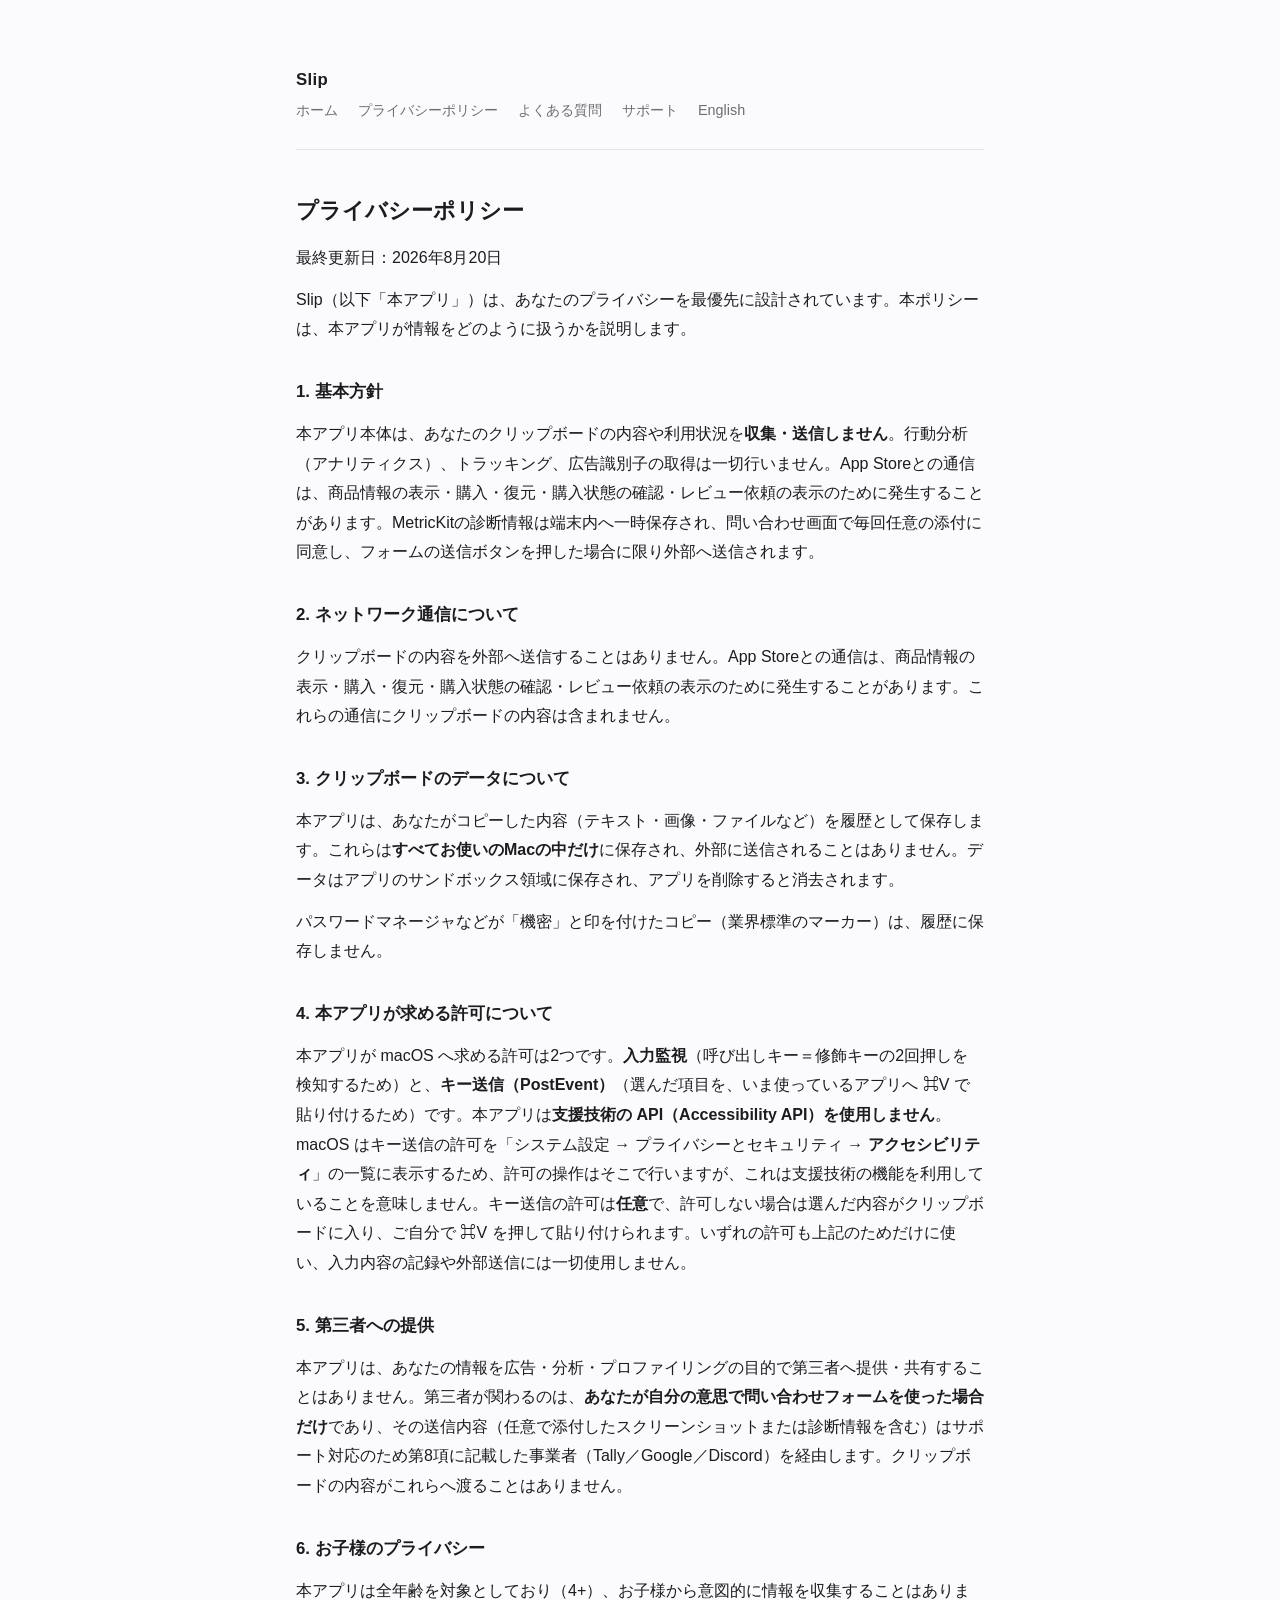
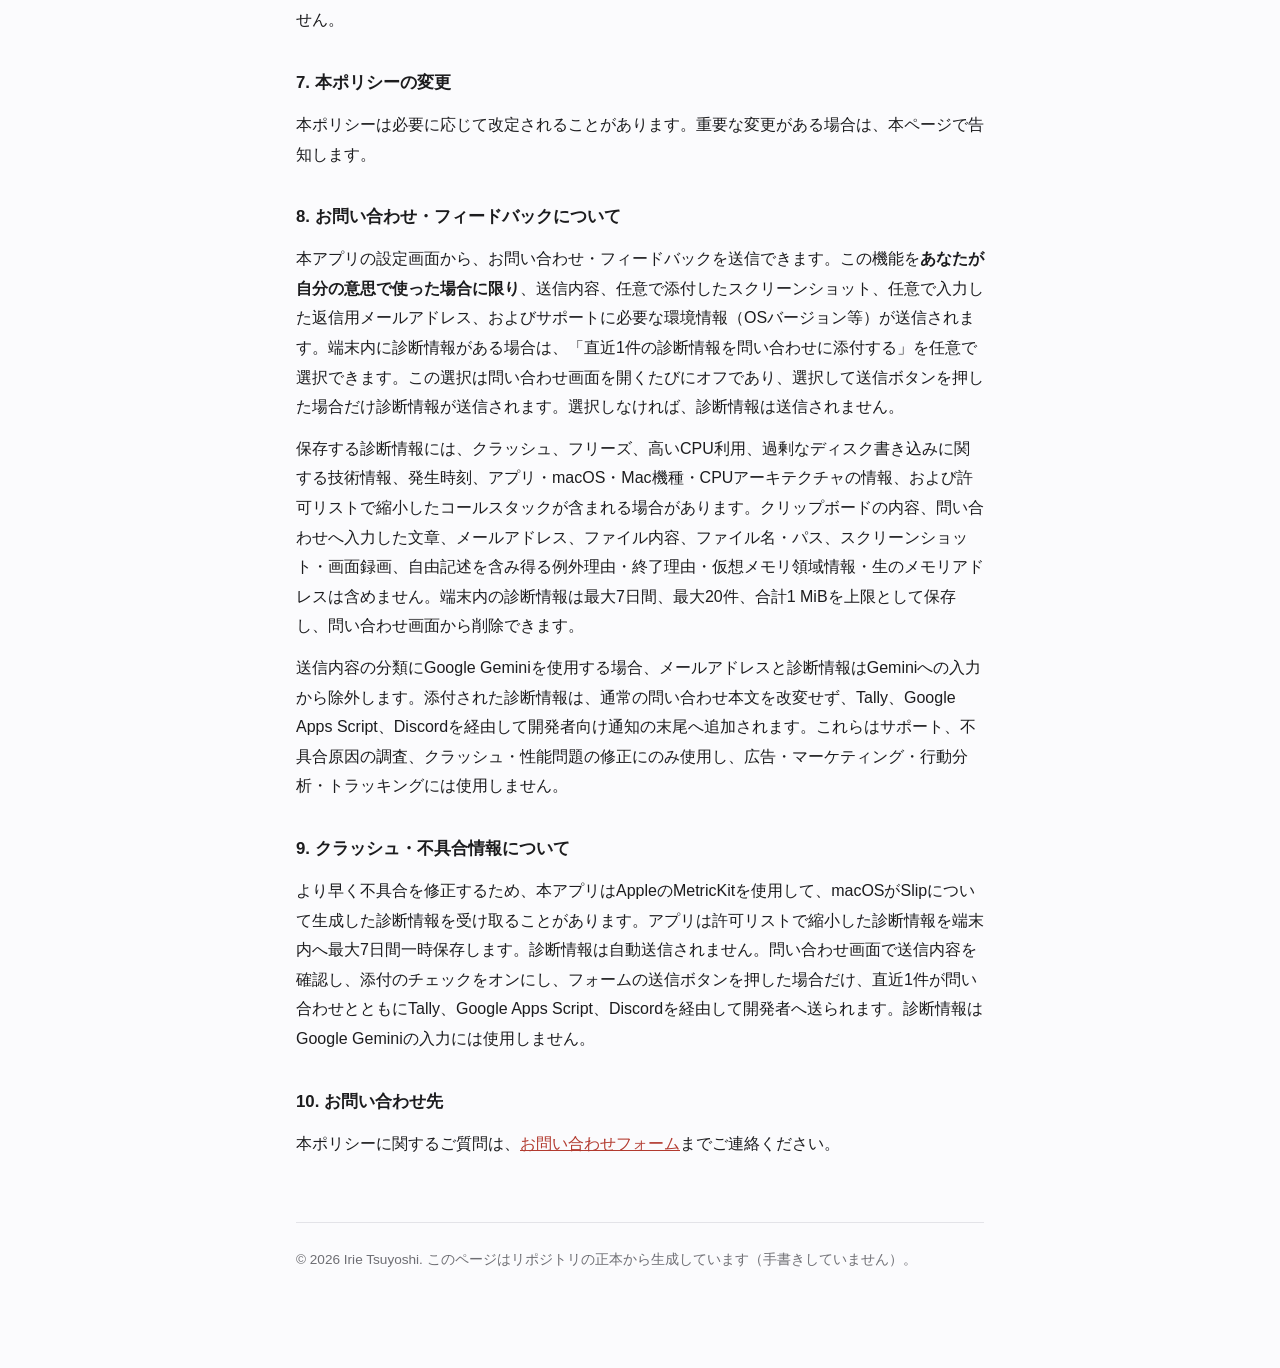
<file: privacy.html>
<!DOCTYPE html>
<html lang="ja">
<head>
<meta charset="utf-8">
<meta name="viewport" content="width=device-width, initial-scale=1">
<title>プライバシーポリシー — Slip</title>
<style>
  :root { color-scheme: light dark; --fg:#1c1c1e; --bg:#fbfbfd; --muted:#6e6e73; --rule:#e3e3e8; --accent:#b23a2f; }
  @media (prefers-color-scheme: dark) {
    :root { --fg:#f2f2f7; --bg:#111114; --muted:#9a9aa2; --rule:#2c2c31; --accent:#e0705f; }
  }
  * { box-sizing: border-box; }
  body { margin:0; background:var(--bg); color:var(--fg);
         font: 16px/1.85 -apple-system, BlinkMacSystemFont, "Hiragino Sans", "Noto Sans JP", sans-serif; }
  .wrap { max-width: 46rem; margin: 0 auto; padding: 4rem 1.5rem 6rem; }
  header { border-bottom: 1px solid var(--rule); padding-bottom: 1.5rem; margin-bottom: 2.5rem; }
  .name { font-size: 1.05rem; font-weight: 600; letter-spacing: .02em; }
  nav a { color: var(--muted); text-decoration: none; margin-right: 1.25rem; font-size: .9rem; }
  nav a:hover { color: var(--accent); }
  h1 { font-size: 1.9rem; line-height:1.35; margin: 0 0 .5rem; }
  h2 { font-size: 1.4rem; margin: 2.5rem 0 .75rem; }
  h3 { font-size: 1.05rem; margin: 2rem 0 .5rem; }
  h4 { font-size: 1rem; margin: 1.5rem 0 .5rem; color: var(--muted); }
  p { margin: .75rem 0; }
  ul, ol { margin: .75rem 0; padding-left: 1.5rem; }
  li { margin: .3rem 0; }
  hr { border: 0; border-top: 1px solid var(--rule); margin: 2.5rem 0; }
  .tablewrap { overflow-x: auto; }
  table { border-collapse: collapse; width: 100%; margin: 1rem 0; font-size: .95rem; }
  th, td { border: 1px solid var(--rule); padding: .5rem .7rem; text-align: left; vertical-align: top; }
  th { background: color-mix(in srgb, var(--rule) 45%, transparent); font-weight: 600; }
  .meta { color: var(--muted); font-size: .9rem; }
  footer { margin-top: 4rem; padding-top: 1.5rem; border-top: 1px solid var(--rule);
            color: var(--muted); font-size: .85rem; }
  a { color: var(--accent); }
</style>
</head>
<body>
<div class="wrap">
<header>
  <div class="name">Slip</div>
  <nav><a href="./">ホーム</a><a href="privacy.html">プライバシーポリシー</a><a href="faq.html">よくある質問</a><a href="support.html">サポート</a><a href="privacy-en.html">English</a></nav>
</header>
<h2>プライバシーポリシー</h2>
<p>最終更新日：2026年8月20日</p>
<p>Slip（以下「本アプリ」）は、あなたのプライバシーを最優先に設計されています。本ポリシーは、本アプリが情報をどのように扱うかを説明します。</p>
<h3>1. 基本方針</h3>
<p>本アプリ本体は、あなたのクリップボードの内容や利用状況を<strong>収集・送信しません</strong>。行動分析（アナリティクス）、トラッキング、広告識別子の取得は一切行いません。App Storeとの通信は、商品情報の表示・購入・復元・購入状態の確認・レビュー依頼の表示のために発生することがあります。MetricKitの診断情報は端末内へ一時保存され、問い合わせ画面で毎回任意の添付に同意し、フォームの送信ボタンを押した場合に限り外部へ送信されます。</p>
<h3>2. ネットワーク通信について</h3>
<p>クリップボードの内容を外部へ送信することはありません。App Storeとの通信は、商品情報の表示・購入・復元・購入状態の確認・レビュー依頼の表示のために発生することがあります。これらの通信にクリップボードの内容は含まれません。</p>
<h3>3. クリップボードのデータについて</h3>
<p>本アプリは、あなたがコピーした内容（テキスト・画像・ファイルなど）を履歴として保存します。これらは<strong>すべてお使いのMacの中だけ</strong>に保存され、外部に送信されることはありません。データはアプリのサンドボックス領域に保存され、アプリを削除すると消去されます。</p>
<p>パスワードマネージャなどが「機密」と印を付けたコピー（業界標準のマーカー）は、履歴に保存しません。</p>
<h3>4. 本アプリが求める許可について</h3>
<p>本アプリが macOS へ求める許可は2つです。<strong>入力監視</strong>（呼び出しキー＝修飾キーの2回押しを検知するため）と、<strong>キー送信（PostEvent）</strong>（選んだ項目を、いま使っているアプリへ ⌘V で貼り付けるため）です。本アプリは<strong>支援技術の API（Accessibility API）を使用しません</strong>。macOS はキー送信の許可を「システム設定 → プライバシーとセキュリティ → <strong>アクセシビリティ</strong>」の一覧に表示するため、許可の操作はそこで行いますが、これは支援技術の機能を利用していることを意味しません。キー送信の許可は<strong>任意</strong>で、許可しない場合は選んだ内容がクリップボードに入り、ご自分で ⌘V を押して貼り付けられます。いずれの許可も上記のためだけに使い、入力内容の記録や外部送信には一切使用しません。</p>
<h3>5. 第三者への提供</h3>
<p>本アプリは、あなたの情報を広告・分析・プロファイリングの目的で第三者へ提供・共有することはありません。第三者が関わるのは、<strong>あなたが自分の意思で問い合わせフォームを使った場合だけ</strong>であり、その送信内容（任意で添付したスクリーンショットまたは診断情報を含む）はサポート対応のため第8項に記載した事業者（Tally／Google／Discord）を経由します。クリップボードの内容がこれらへ渡ることはありません。</p>
<h3>6. お子様のプライバシー</h3>
<p>本アプリは全年齢を対象としており（4+）、お子様から意図的に情報を収集することはありません。</p>
<h3>7. 本ポリシーの変更</h3>
<p>本ポリシーは必要に応じて改定されることがあります。重要な変更がある場合は、本ページで告知します。</p>
<h3>8. お問い合わせ・フィードバックについて</h3>
<p>本アプリの設定画面から、お問い合わせ・フィードバックを送信できます。この機能を<strong>あなたが自分の意思で使った場合に限り</strong>、送信内容、任意で添付したスクリーンショット、任意で入力した返信用メールアドレス、およびサポートに必要な環境情報（OSバージョン等）が送信されます。端末内に診断情報がある場合は、「直近1件の診断情報を問い合わせに添付する」を任意で選択できます。この選択は問い合わせ画面を開くたびにオフであり、選択して送信ボタンを押した場合だけ診断情報が送信されます。選択しなければ、診断情報は送信されません。</p>
<p>保存する診断情報には、クラッシュ、フリーズ、高いCPU利用、過剰なディスク書き込みに関する技術情報、発生時刻、アプリ・macOS・Mac機種・CPUアーキテクチャの情報、および許可リストで縮小したコールスタックが含まれる場合があります。クリップボードの内容、問い合わせへ入力した文章、メールアドレス、ファイル内容、ファイル名・パス、スクリーンショット・画面録画、自由記述を含み得る例外理由・終了理由・仮想メモリ領域情報・生のメモリアドレスは含めません。端末内の診断情報は最大7日間、最大20件、合計1 MiBを上限として保存し、問い合わせ画面から削除できます。</p>
<p>送信内容の分類にGoogle Geminiを使用する場合、メールアドレスと診断情報はGeminiへの入力から除外します。添付された診断情報は、通常の問い合わせ本文を改変せず、Tally、Google Apps Script、Discordを経由して開発者向け通知の末尾へ追加されます。これらはサポート、不具合原因の調査、クラッシュ・性能問題の修正にのみ使用し、広告・マーケティング・行動分析・トラッキングには使用しません。</p>
<h3>9. クラッシュ・不具合情報について</h3>
<p>より早く不具合を修正するため、本アプリはAppleのMetricKitを使用して、macOSがSlipについて生成した診断情報を受け取ることがあります。アプリは許可リストで縮小した診断情報を端末内へ最大7日間一時保存します。診断情報は自動送信されません。問い合わせ画面で送信内容を確認し、添付のチェックをオンにし、フォームの送信ボタンを押した場合だけ、直近1件が問い合わせとともにTally、Google Apps Script、Discordを経由して開発者へ送られます。診断情報はGoogle Geminiの入力には使用しません。</p>
<h3>10. お問い合わせ先</h3>
<p>本ポリシーに関するご質問は、<a href="https://tally.so/r/pbXrBZ">お問い合わせフォーム</a>までご連絡ください。</p>
<footer>© 2026 Irie Tsuyoshi. このページはリポジトリの正本から生成しています（手書きしていません）。</footer>
</div>
</body>
</html>
</file>
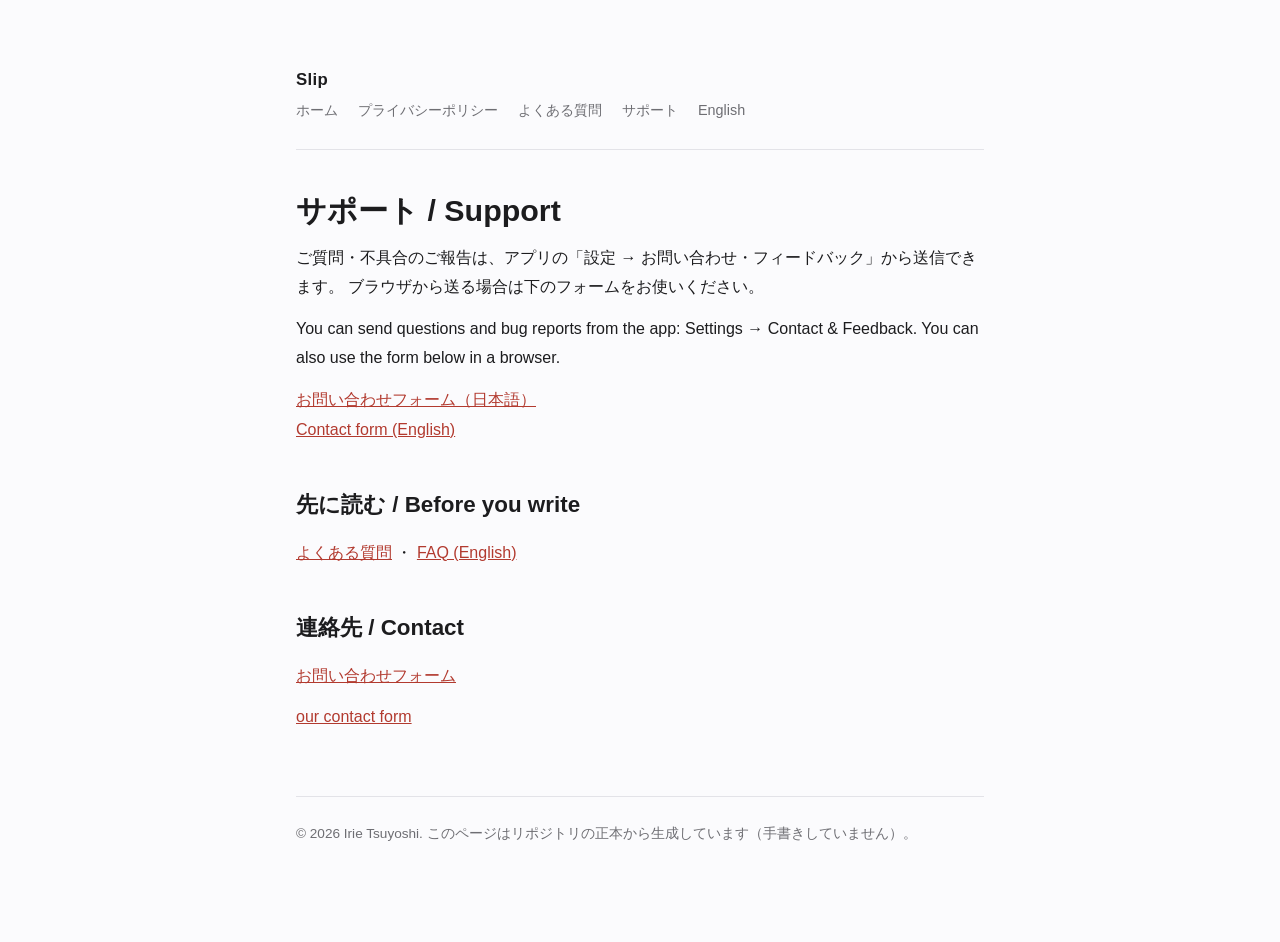
<file: support.html>
<!DOCTYPE html>
<html lang="ja">
<head>
<meta charset="utf-8">
<meta name="viewport" content="width=device-width, initial-scale=1">
<title>サポート — Slip</title>
<style>
  :root { color-scheme: light dark; --fg:#1c1c1e; --bg:#fbfbfd; --muted:#6e6e73; --rule:#e3e3e8; --accent:#b23a2f; }
  @media (prefers-color-scheme: dark) {
    :root { --fg:#f2f2f7; --bg:#111114; --muted:#9a9aa2; --rule:#2c2c31; --accent:#e0705f; }
  }
  * { box-sizing: border-box; }
  body { margin:0; background:var(--bg); color:var(--fg);
         font: 16px/1.85 -apple-system, BlinkMacSystemFont, "Hiragino Sans", "Noto Sans JP", sans-serif; }
  .wrap { max-width: 46rem; margin: 0 auto; padding: 4rem 1.5rem 6rem; }
  header { border-bottom: 1px solid var(--rule); padding-bottom: 1.5rem; margin-bottom: 2.5rem; }
  .name { font-size: 1.05rem; font-weight: 600; letter-spacing: .02em; }
  nav a { color: var(--muted); text-decoration: none; margin-right: 1.25rem; font-size: .9rem; }
  nav a:hover { color: var(--accent); }
  h1 { font-size: 1.9rem; line-height:1.35; margin: 0 0 .5rem; }
  h2 { font-size: 1.4rem; margin: 2.5rem 0 .75rem; }
  h3 { font-size: 1.05rem; margin: 2rem 0 .5rem; }
  h4 { font-size: 1rem; margin: 1.5rem 0 .5rem; color: var(--muted); }
  p { margin: .75rem 0; }
  ul, ol { margin: .75rem 0; padding-left: 1.5rem; }
  li { margin: .3rem 0; }
  hr { border: 0; border-top: 1px solid var(--rule); margin: 2.5rem 0; }
  .tablewrap { overflow-x: auto; }
  table { border-collapse: collapse; width: 100%; margin: 1rem 0; font-size: .95rem; }
  th, td { border: 1px solid var(--rule); padding: .5rem .7rem; text-align: left; vertical-align: top; }
  th { background: color-mix(in srgb, var(--rule) 45%, transparent); font-weight: 600; }
  .meta { color: var(--muted); font-size: .9rem; }
  footer { margin-top: 4rem; padding-top: 1.5rem; border-top: 1px solid var(--rule);
            color: var(--muted); font-size: .85rem; }
  a { color: var(--accent); }
</style>
</head>
<body>
<div class="wrap">
<header>
  <div class="name">Slip</div>
  <nav><a href="./">ホーム</a><a href="privacy.html">プライバシーポリシー</a><a href="faq.html">よくある質問</a><a href="support.html">サポート</a><a href="privacy-en.html">English</a></nav>
</header>
<h1>サポート / Support</h1>
<p>ご質問・不具合のご報告は、アプリの「設定 → お問い合わせ・フィードバック」から送信できます。
ブラウザから送る場合は下のフォームをお使いください。</p>
<p>You can send questions and bug reports from the app: Settings → Contact &amp; Feedback.
You can also use the form below in a browser.</p>
<p><a href="https://tally.so/r/pbXrBZ">お問い合わせフォーム（日本語）</a><br>
<a href="https://tally.so/r/eq8M1x">Contact form (English)</a></p>
<h2>先に読む / Before you write</h2>
<p><a href="faq.html">よくある質問</a> ・ <a href="faq-en.html">FAQ (English)</a></p>
<h2>連絡先 / Contact</h2>
<p><p><a href="https://tally.so/r/pbXrBZ">お問い合わせフォーム</a></p></p>
<p><p><a href="https://tally.so/r/eq8M1x">our contact form</a></p></p>
<footer>© 2026 Irie Tsuyoshi. このページはリポジトリの正本から生成しています（手書きしていません）。</footer>
</div>
</body>
</html>
</file>
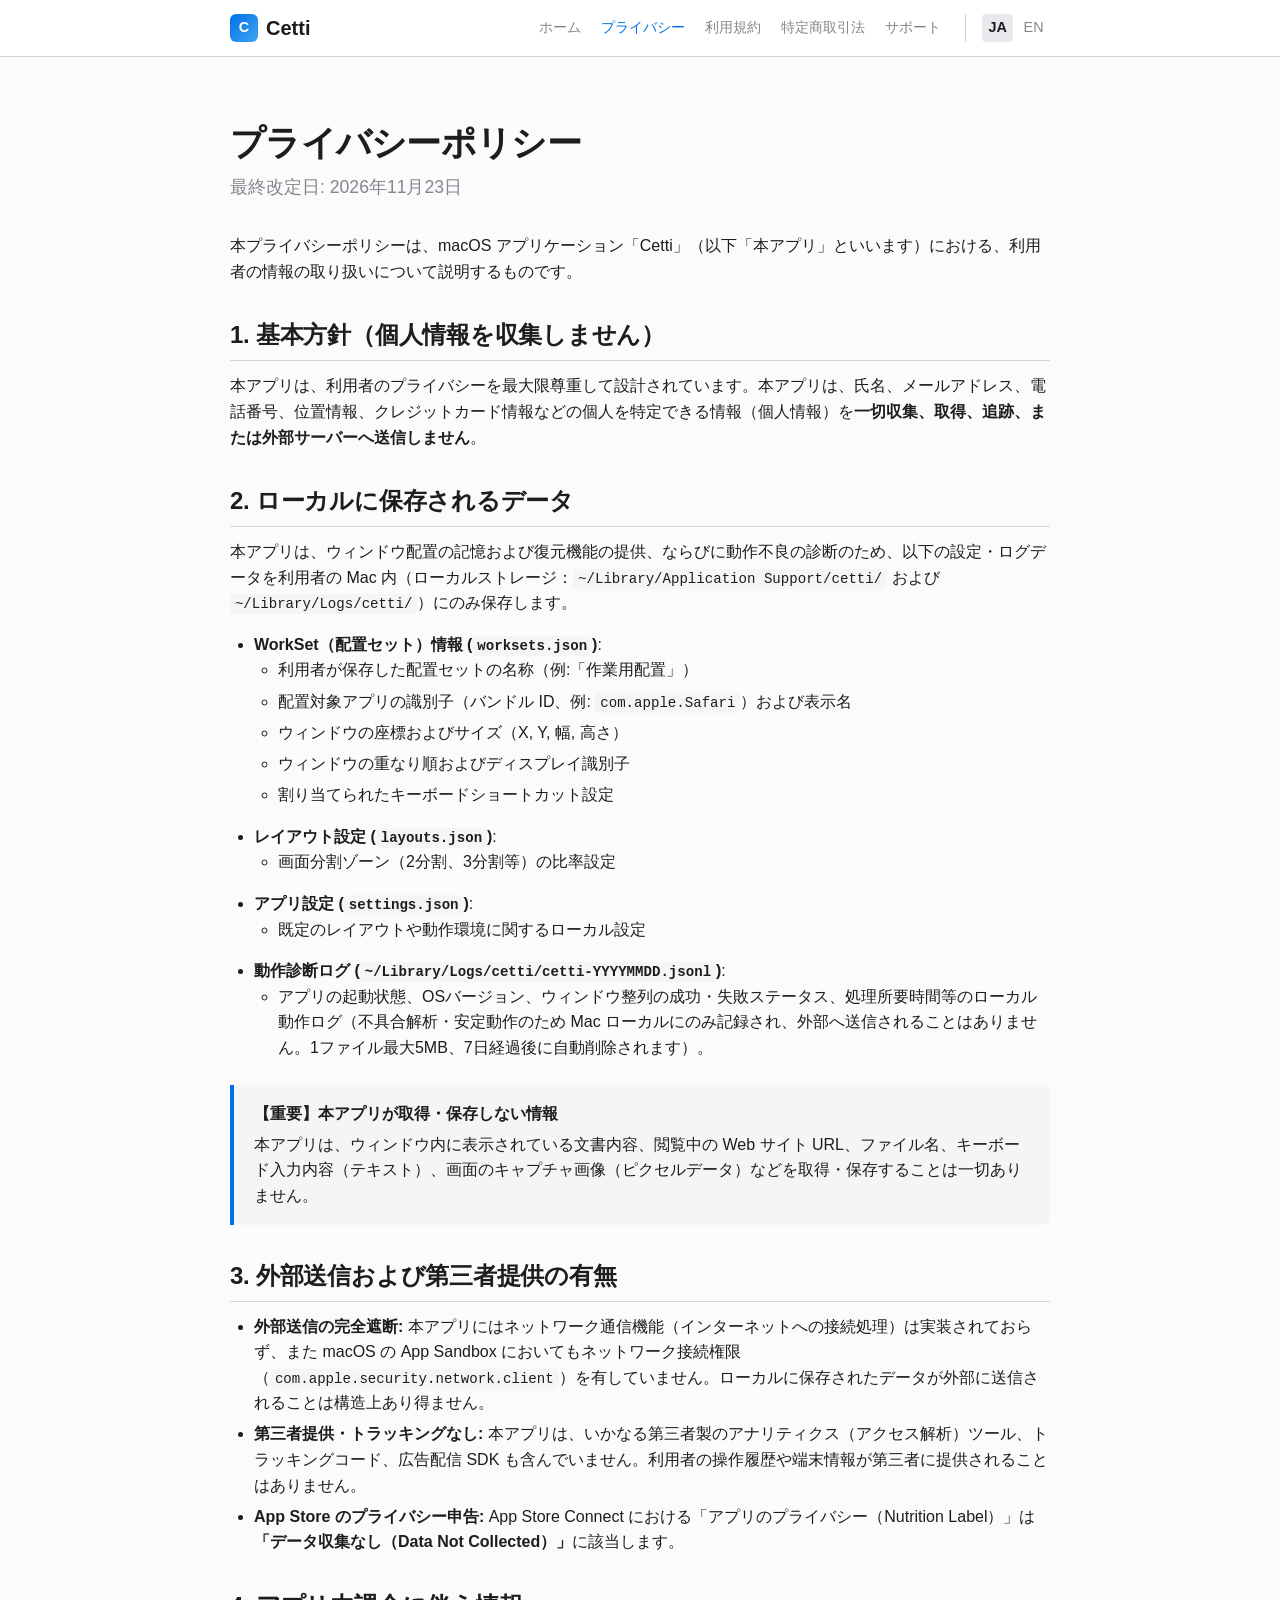
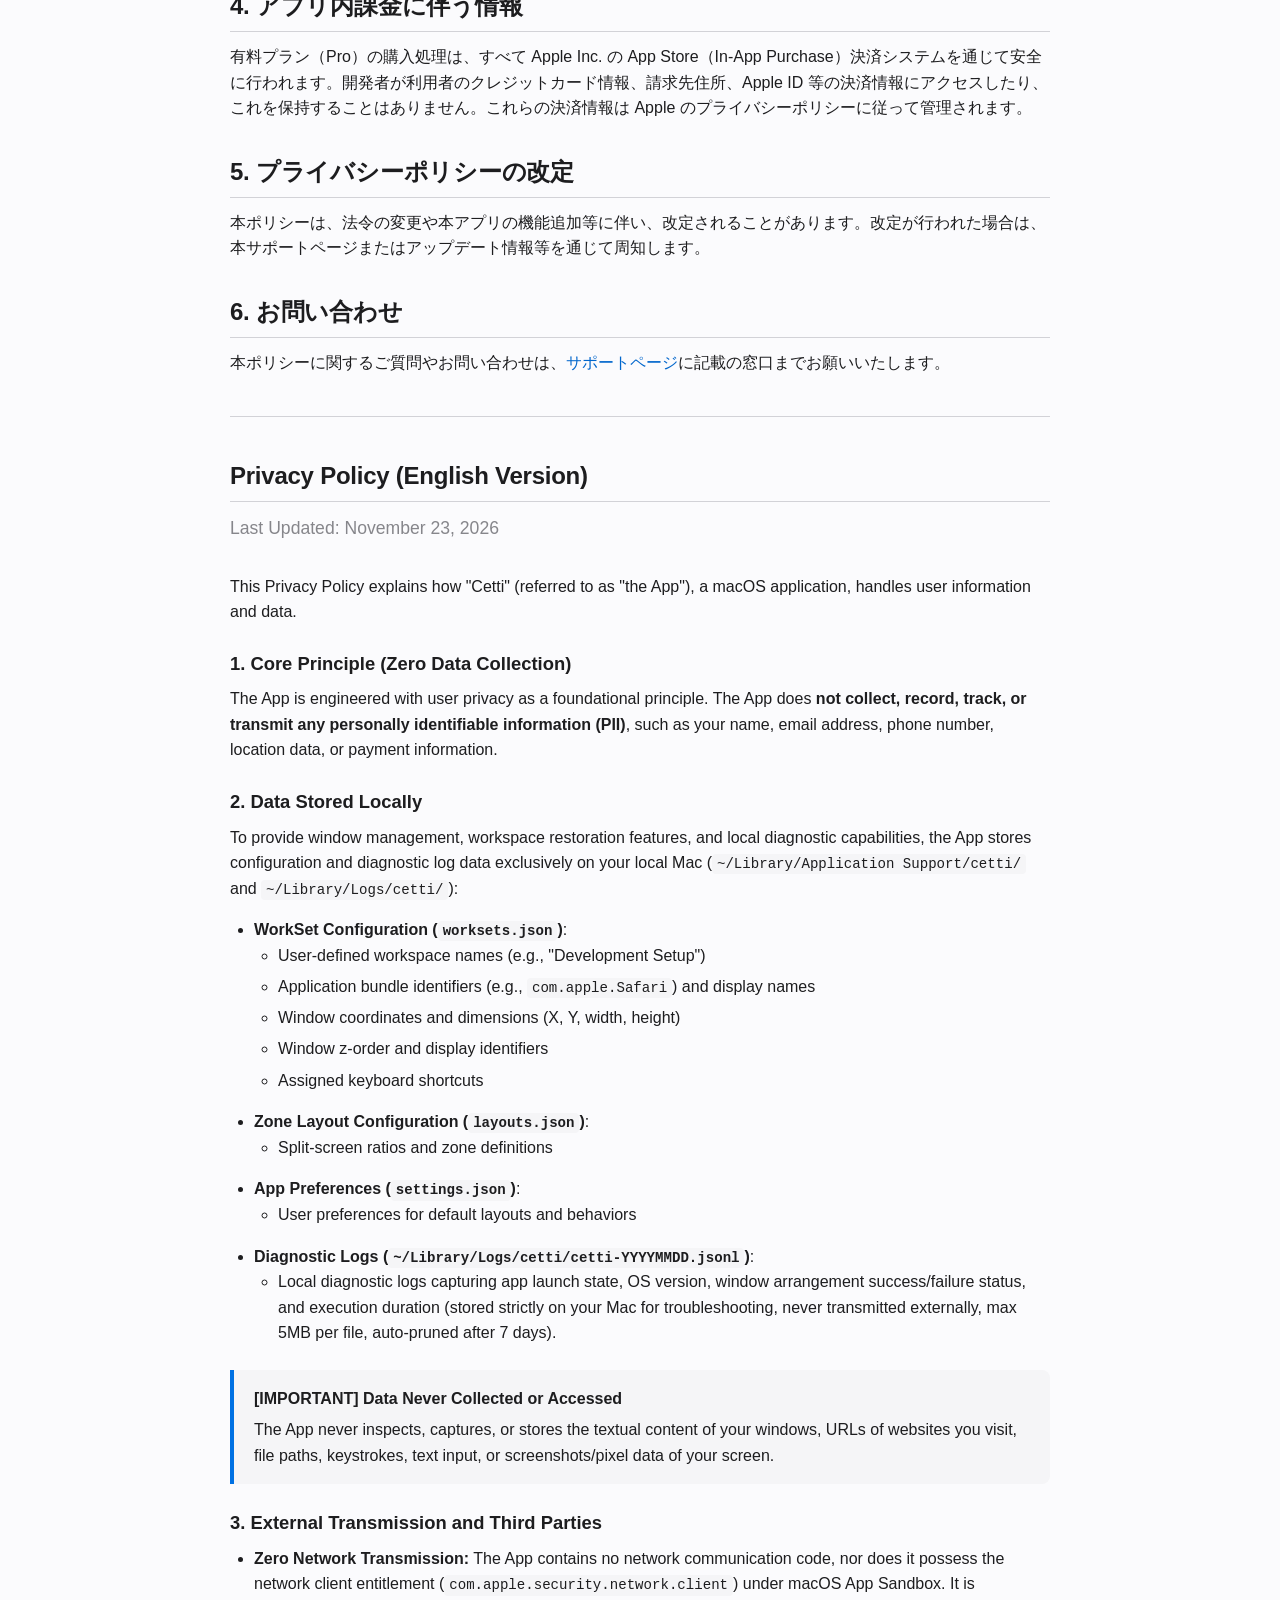
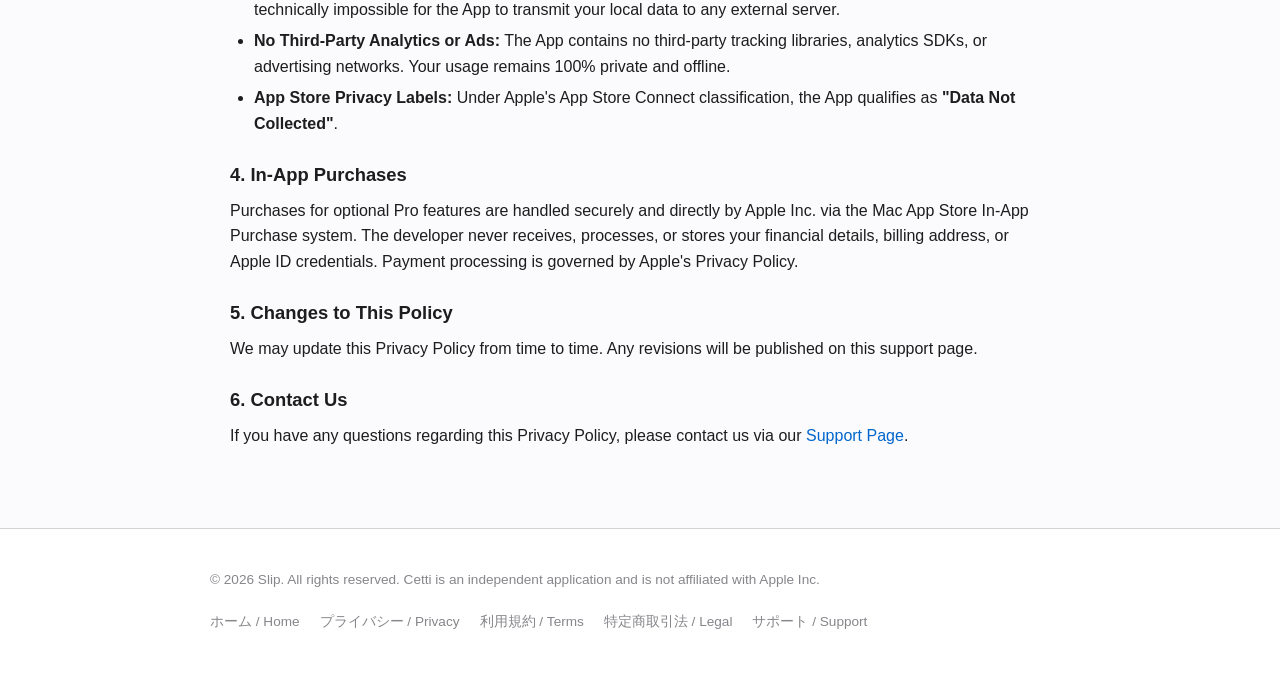
<file: cetti/privacy.html>
<!DOCTYPE html>
<html lang="ja">
<head>
  <meta charset="UTF-8">
  <meta name="viewport" content="width=device-width, initial-scale=1.0">
  <title>プライバシーポリシー | Cetti</title>
  <meta name="description" content="Cetti プライバシーポリシー。個人情報の収集ゼロ、完全ローカル動作、外部通信なしの安心設計についてご案内します。">
  <link rel="stylesheet" href="./style.css">
</head>
<body>

<header>
  <div class="nav-container">
    <a href="./index.html" class="brand">
      <span class="brand-icon">C</span>
      <span>Cetti</span>
    </a>
    <nav>
      <a href="./index.html">ホーム</a>
      <a href="./privacy.html" class="active">プライバシー</a>
      <a href="./terms.html">利用規約</a>
      <a href="./tokushoho.html">特定商取引法</a>
      <a href="./support.html">サポート</a>
      <div class="lang-switch">
        <a href="#ja" class="active">JA</a>
        <a href="#en">EN</a>
      </div>
    </nav>
  </div>
</header>

<main>
  <!-- 日本語セクション -->
  <section id="ja" class="lang-content">
    <h1>プライバシーポリシー</h1>
    <p class="subtitle">最終改定日: 2026年11月23日</p>

    <p>本プライバシーポリシーは、macOS アプリケーション「Cetti」（以下「本アプリ」といいます）における、利用者の情報の取り扱いについて説明するものです。</p>

    <h2>1. 基本方針（個人情報を収集しません）</h2>
    <p>本アプリは、利用者のプライバシーを最大限尊重して設計されています。本アプリは、氏名、メールアドレス、電話番号、位置情報、クレジットカード情報などの個人を特定できる情報（個人情報）を<strong>一切収集、取得、追跡、または外部サーバーへ送信しません</strong>。</p>

    <h2>2. ローカルに保存されるデータ</h2>
    <p>本アプリは、ウィンドウ配置の記憶および復元機能の提供、ならびに動作不良の診断のため、以下の設定・ログデータを利用者の Mac 内（ローカルストレージ：<code>~/Library/Application Support/cetti/</code> および <code>~/Library/Logs/cetti/</code>）にのみ保存します。</p>

    <ul>
      <li><strong>WorkSet（配置セット）情報 (<code>worksets.json</code>)</strong>:
        <ul>
          <li>利用者が保存した配置セットの名称（例:「作業用配置」）</li>
          <li>配置対象アプリの識別子（バンドル ID、例: <code>com.apple.Safari</code>）および表示名</li>
          <li>ウィンドウの座標およびサイズ（X, Y, 幅, 高さ）</li>
          <li>ウィンドウの重なり順およびディスプレイ識別子</li>
          <li>割り当てられたキーボードショートカット設定</li>
        </ul>
      </li>
      <li><strong>レイアウト設定 (<code>layouts.json</code>)</strong>:
        <ul>
          <li>画面分割ゾーン（2分割、3分割等）の比率設定</li>
        </ul>
      </li>
      <li><strong>アプリ設定 (<code>settings.json</code>)</strong>:
        <ul>
          <li>既定のレイアウトや動作環境に関するローカル設定</li>
        </ul>
      </li>
      <li><strong>動作診断ログ (<code>~/Library/Logs/cetti/cetti-YYYYMMDD.jsonl</code>)</strong>:
        <ul>
          <li>アプリの起動状態、OSバージョン、ウィンドウ整列の成功・失敗ステータス、処理所要時間等のローカル動作ログ（不具合解析・安定動作のため Mac ローカルにのみ記録され、外部へ送信されることはありません。1ファイル最大5MB、7日経過後に自動削除されます）。</li>
        </ul>
      </li>
    </ul>

    <div class="alert">
      <div class="alert-title">【重要】本アプリが取得・保存しない情報</div>
      <p>本アプリは、ウィンドウ内に表示されている文書内容、閲覧中の Web サイト URL、ファイル名、キーボード入力内容（テキスト）、画面のキャプチャ画像（ピクセルデータ）などを取得・保存することは一切ありません。</p>
    </div>

    <h2>3. 外部送信および第三者提供の有無</h2>
    <ul>
      <li><strong>外部送信の完全遮断:</strong> 本アプリにはネットワーク通信機能（インターネットへの接続処理）は実装されておらず、また macOS の App Sandbox においてもネットワーク接続権限（<code>com.apple.security.network.client</code>）を有していません。ローカルに保存されたデータが外部に送信されることは構造上あり得ません。</li>
      <li><strong>第三者提供・トラッキングなし:</strong> 本アプリは、いかなる第三者製のアナリティクス（アクセス解析）ツール、トラッキングコード、広告配信 SDK も含んでいません。利用者の操作履歴や端末情報が第三者に提供されることはありません。</li>
      <li><strong>App Store のプライバシー申告:</strong> App Store Connect における「アプリのプライバシー（Nutrition Label）」は<strong>「データ収集なし（Data Not Collected）」</strong>に該当します。</li>
    </ul>

    <h2>4. アプリ内課金に伴う情報</h2>
    <p>有料プラン（Pro）の購入処理は、すべて Apple Inc. の App Store（In-App Purchase）決済システムを通じて安全に行われます。開発者が利用者のクレジットカード情報、請求先住所、Apple ID 等の決済情報にアクセスしたり、これを保持することはありません。これらの決済情報は Apple のプライバシーポリシーに従って管理されます。</p>

    <h2>5. プライバシーポリシーの改定</h2>
    <p>本ポリシーは、法令の変更や本アプリの機能追加等に伴い、改定されることがあります。改定が行われた場合は、本サポートページまたはアップデート情報等を通じて周知します。</p>

    <h2>6. お問い合わせ</h2>
    <p>本ポリシーに関するご質問やお問い合わせは、<a href="./support.html">サポートページ</a>に記載の窓口までお願いいたします。</p>
  </section>

  <hr>

  <!-- 英語セクション -->
  <section id="en" class="lang-content">
    <h2>Privacy Policy (English Version)</h2>
    <p class="subtitle">Last Updated: November 23, 2026</p>

    <p>This Privacy Policy explains how "Cetti" (referred to as "the App"), a macOS application, handles user information and data.</p>

    <h3>1. Core Principle (Zero Data Collection)</h3>
    <p>The App is engineered with user privacy as a foundational principle. The App does <strong>not collect, record, track, or transmit any personally identifiable information (PII)</strong>, such as your name, email address, phone number, location data, or payment information.</p>

    <h3>2. Data Stored Locally</h3>
    <p>To provide window management, workspace restoration features, and local diagnostic capabilities, the App stores configuration and diagnostic log data exclusively on your local Mac (<code>~/Library/Application Support/cetti/</code> and <code>~/Library/Logs/cetti/</code>):</p>

    <ul>
      <li><strong>WorkSet Configuration (<code>worksets.json</code>)</strong>:
        <ul>
          <li>User-defined workspace names (e.g., "Development Setup")</li>
          <li>Application bundle identifiers (e.g., <code>com.apple.Safari</code>) and display names</li>
          <li>Window coordinates and dimensions (X, Y, width, height)</li>
          <li>Window z-order and display identifiers</li>
          <li>Assigned keyboard shortcuts</li>
        </ul>
      </li>
      <li><strong>Zone Layout Configuration (<code>layouts.json</code>)</strong>:
        <ul>
          <li>Split-screen ratios and zone definitions</li>
        </ul>
      </li>
      <li><strong>App Preferences (<code>settings.json</code>)</strong>:
        <ul>
          <li>User preferences for default layouts and behaviors</li>
        </ul>
      </li>
      <li><strong>Diagnostic Logs (<code>~/Library/Logs/cetti/cetti-YYYYMMDD.jsonl</code>)</strong>:
        <ul>
          <li>Local diagnostic logs capturing app launch state, OS version, window arrangement success/failure status, and execution duration (stored strictly on your Mac for troubleshooting, never transmitted externally, max 5MB per file, auto-pruned after 7 days).</li>
        </ul>
      </li>
    </ul>

    <div class="alert">
      <div class="alert-title">[IMPORTANT] Data Never Collected or Accessed</div>
      <p>The App never inspects, captures, or stores the textual content of your windows, URLs of websites you visit, file paths, keystrokes, text input, or screenshots/pixel data of your screen.</p>
    </div>

    <h3>3. External Transmission and Third Parties</h3>
    <ul>
      <li><strong>Zero Network Transmission:</strong> The App contains no network communication code, nor does it possess the network client entitlement (<code>com.apple.security.network.client</code>) under macOS App Sandbox. It is technically impossible for the App to transmit your local data to any external server.</li>
      <li><strong>No Third-Party Analytics or Ads:</strong> The App contains no third-party tracking libraries, analytics SDKs, or advertising networks. Your usage remains 100% private and offline.</li>
      <li><strong>App Store Privacy Labels:</strong> Under Apple's App Store Connect classification, the App qualifies as <strong>"Data Not Collected"</strong>.</li>
    </ul>

    <h3>4. In-App Purchases</h3>
    <p>Purchases for optional Pro features are handled securely and directly by Apple Inc. via the Mac App Store In-App Purchase system. The developer never receives, processes, or stores your financial details, billing address, or Apple ID credentials. Payment processing is governed by Apple's Privacy Policy.</p>

    <h3>5. Changes to This Policy</h3>
    <p>We may update this Privacy Policy from time to time. Any revisions will be published on this support page.</p>

    <h3>6. Contact Us</h3>
    <p>If you have any questions regarding this Privacy Policy, please contact us via our <a href="./support.html">Support Page</a>.</p>
  </section>
</main>

<footer>
  <div class="footer-container">
    <div>&copy; 2026 Slip. All rights reserved. Cetti is an independent application and is not affiliated with Apple Inc.</div>
    <div class="footer-links">
      <a href="./index.html">ホーム / Home</a>
      <a href="./privacy.html">プライバシー / Privacy</a>
      <a href="./terms.html">利用規約 / Terms</a>
      <a href="./tokushoho.html">特定商取引法 / Legal</a>
      <a href="./support.html">サポート / Support</a>
    </div>
  </div>
</footer>

</body>
</html>
</file>
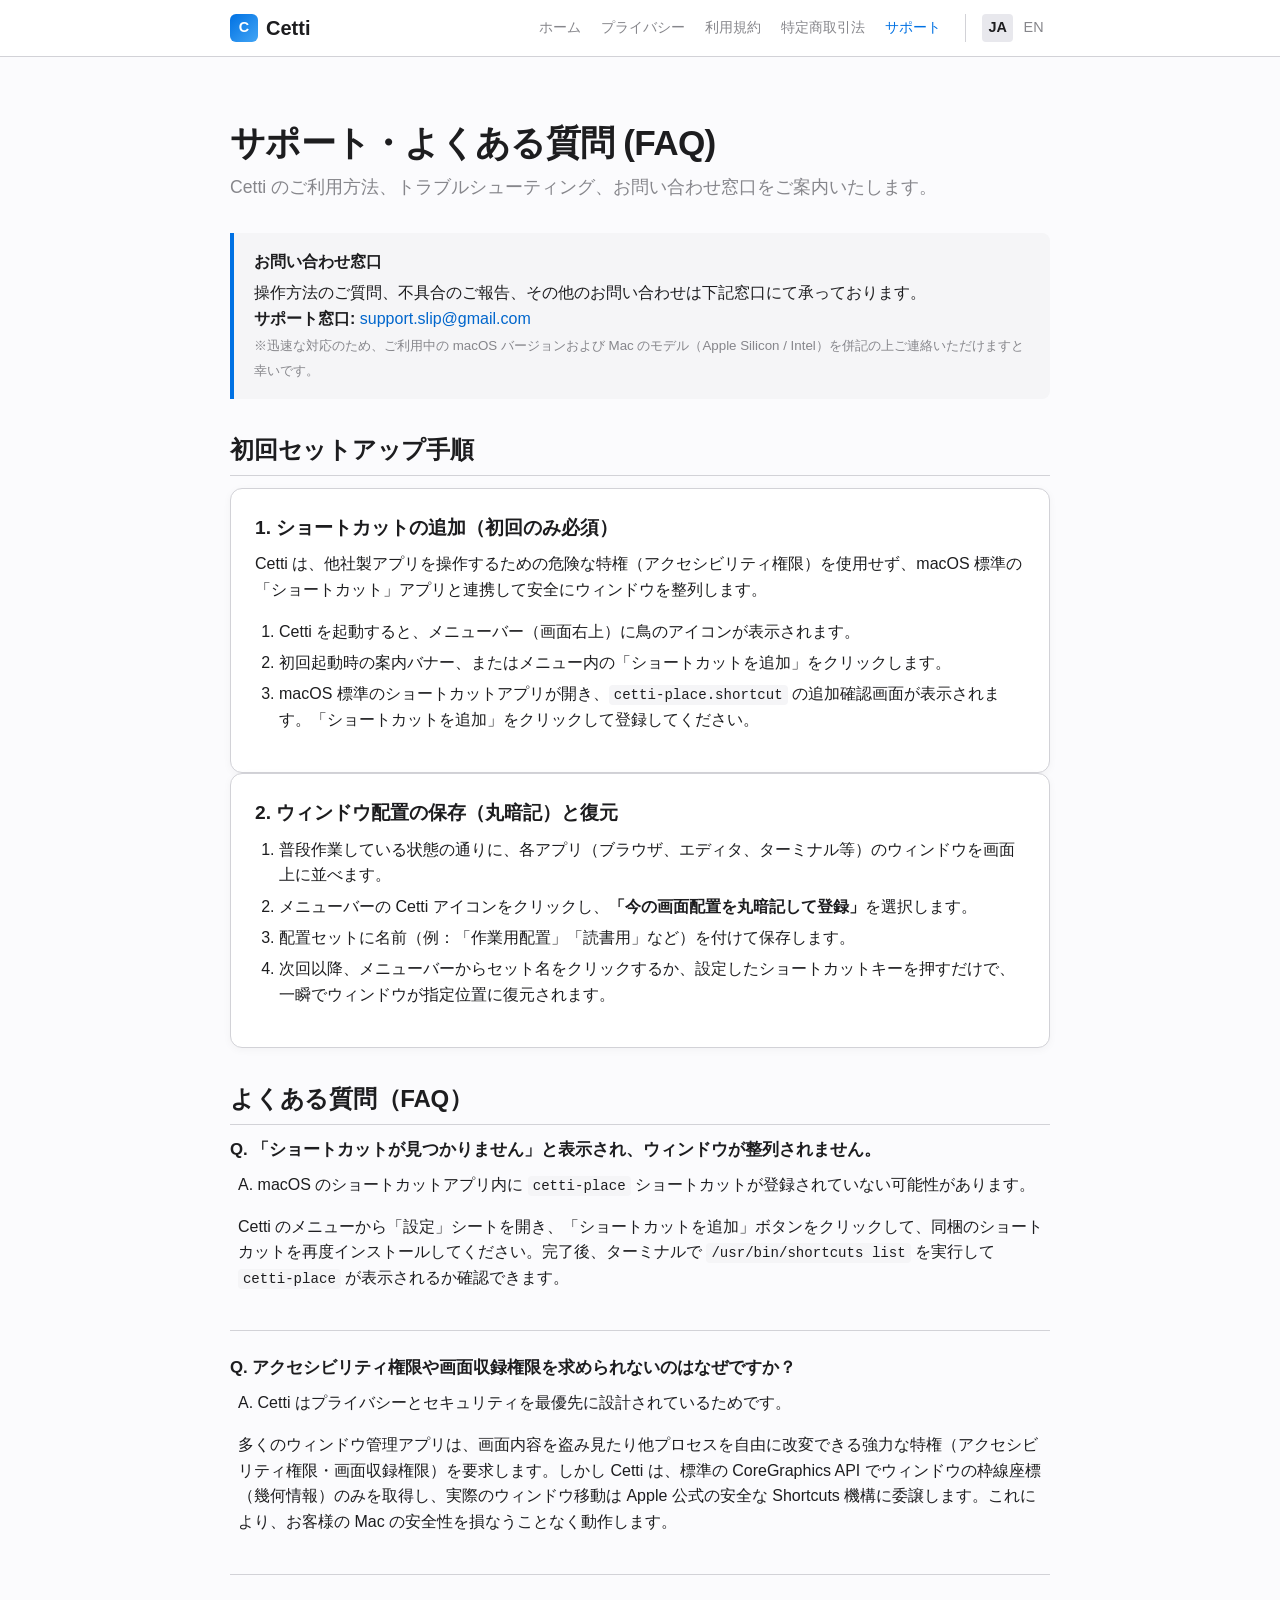
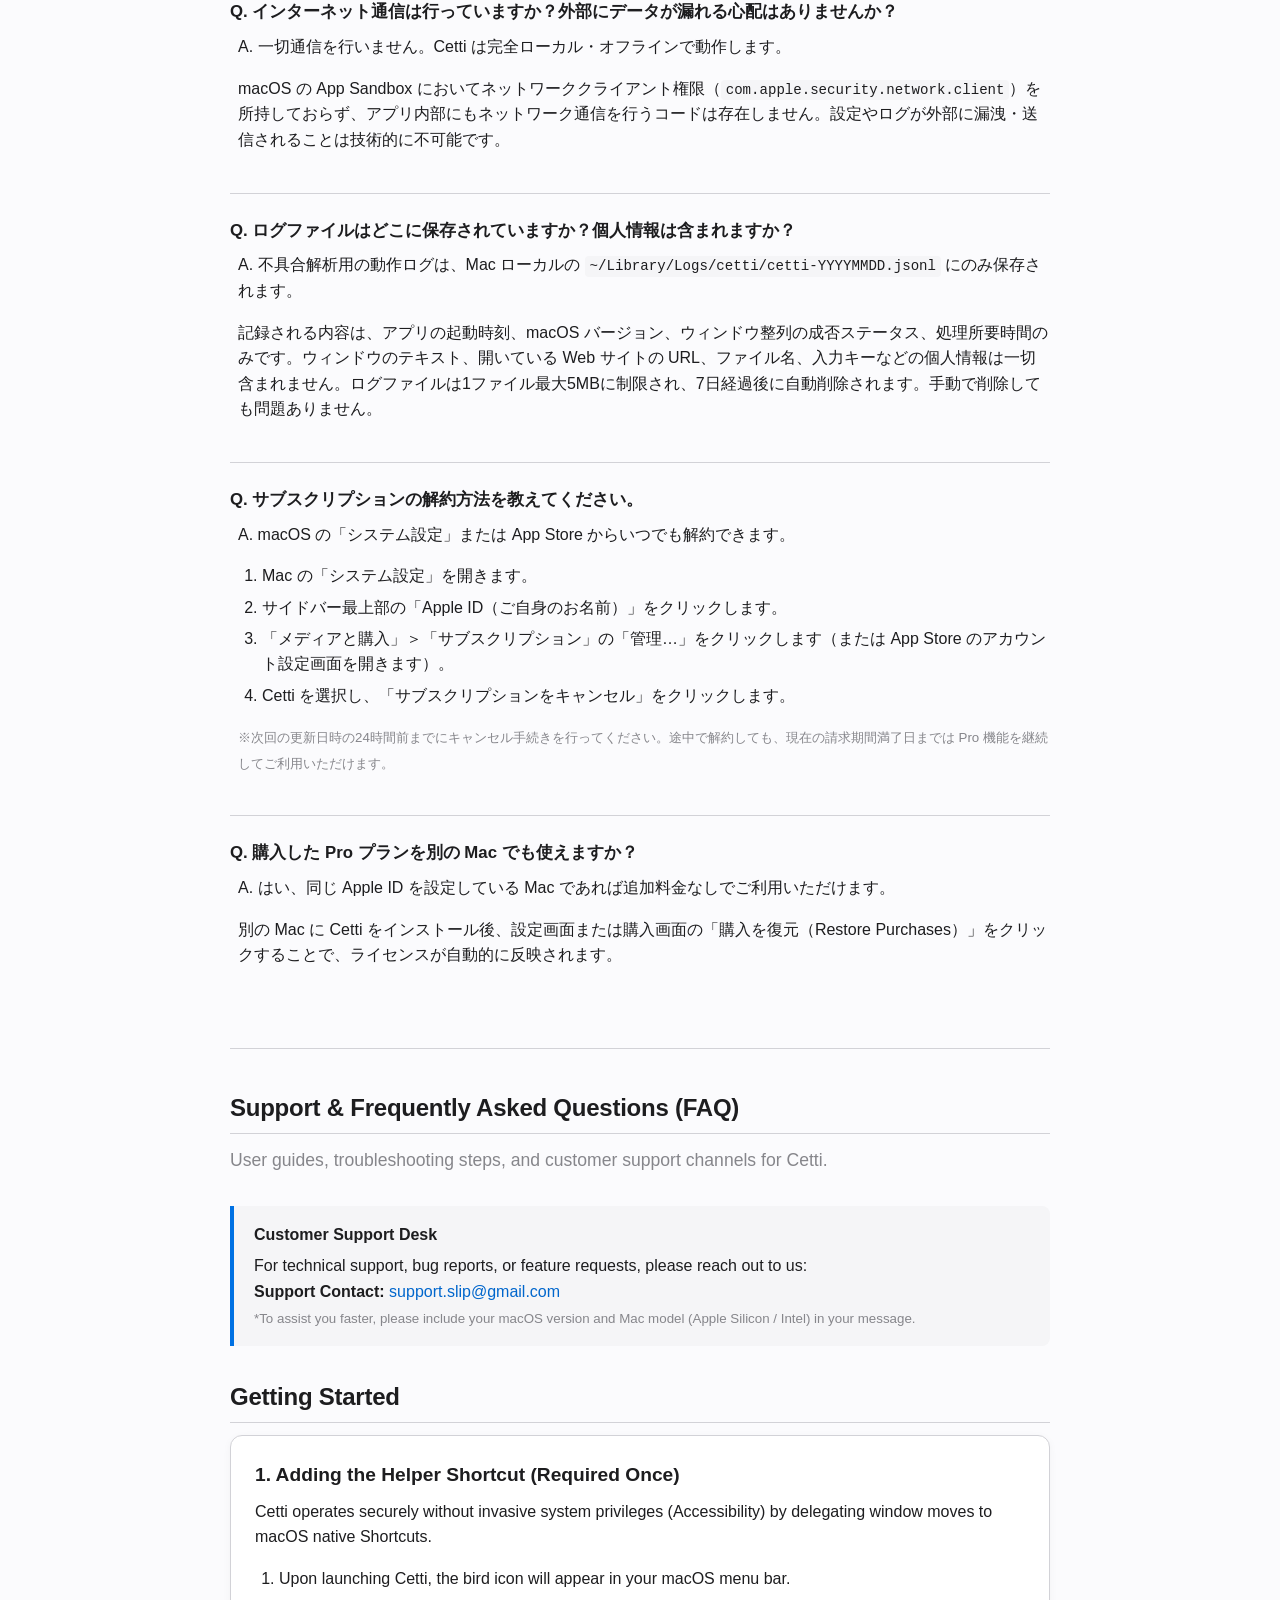
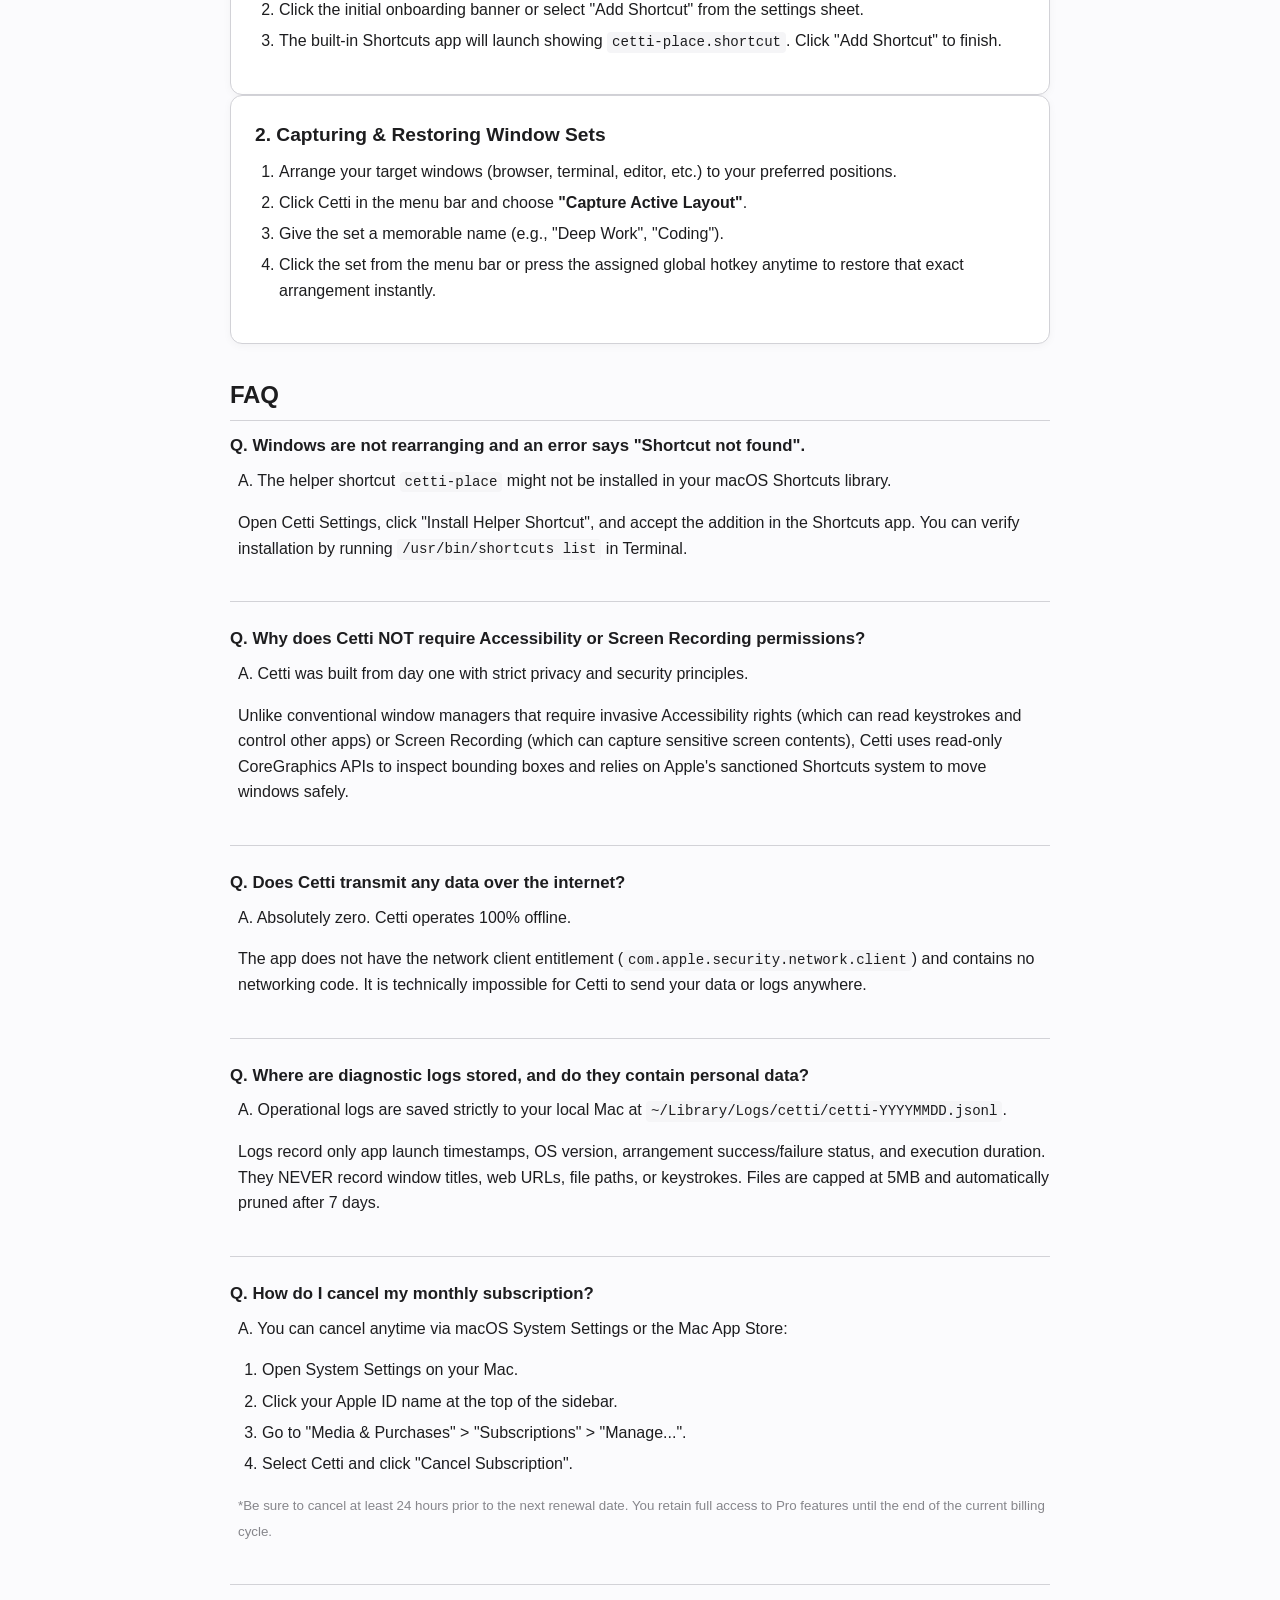
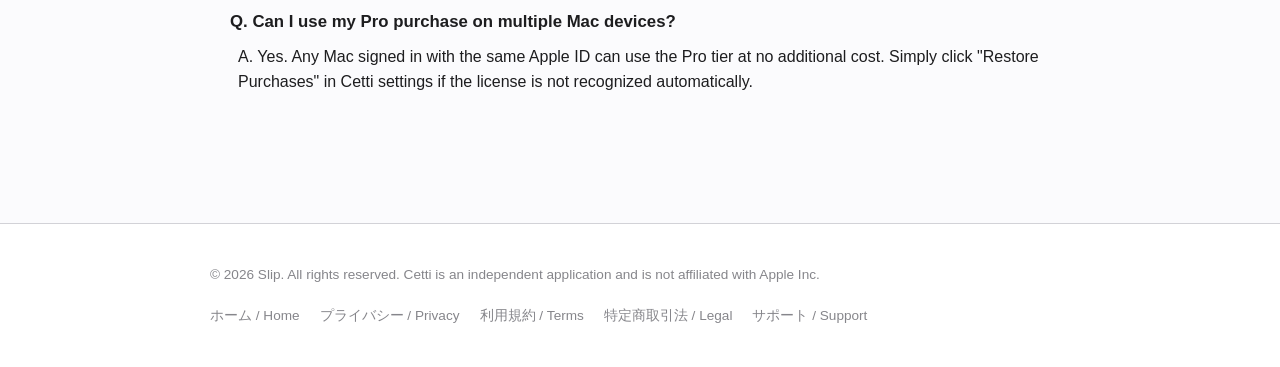
<file: cetti/support.html>
<!DOCTYPE html>
<html lang="ja">
<head>
  <meta charset="UTF-8">
  <meta name="viewport" content="width=device-width, initial-scale=1.0">
  <title>サポート・よくある質問 | Cetti</title>
  <meta name="description" content="macOS 窓整理ユーティリティ Cetti の公式サポートページです。初期設定方法、使い方、よくある質問（FAQ）、お問い合わせ窓口をご案内します。">
  <link rel="stylesheet" href="./style.css">
</head>
<body>

<header>
  <div class="nav-container">
    <a href="./index.html" class="brand">
      <span class="brand-icon">C</span>
      <span>Cetti</span>
    </a>
    <nav>
      <a href="./index.html">ホーム</a>
      <a href="./privacy.html">プライバシー</a>
      <a href="./terms.html">利用規約</a>
      <a href="./tokushoho.html">特定商取引法</a>
      <a href="./support.html" class="active">サポート</a>
      <div class="lang-switch">
        <a href="#ja" class="active">JA</a>
        <a href="#en">EN</a>
      </div>
    </nav>
  </div>
</header>

<main>
  <!-- 日本語セクション -->
  <section id="ja" class="lang-content">
    <h1>サポート・よくある質問 (FAQ)</h1>
    <p class="subtitle">Cetti のご利用方法、トラブルシューティング、お問い合わせ窓口をご案内いたします。</p>

    <div class="alert">
      <div class="alert-title">お問い合わせ窓口</div>
      <p>操作方法のご質問、不具合のご報告、その他のお問い合わせは下記窓口にて承っております。<br>
      <strong>サポート窓口:</strong> <a href="mailto:support.slip@gmail.com">support.slip@gmail.com</a><br>
      <small style="color:var(--text-muted);">※迅速な対応のため、ご利用中の macOS バージョンおよび Mac のモデル（Apple Silicon / Intel）を併記の上ご連絡いただけますと幸いです。</small></p>
    </div>

    <h2>初回セットアップ手順</h2>
    <div class="card">
      <h3>1. ショートカットの追加（初回のみ必須）</h3>
      <p>Cetti は、他社製アプリを操作するための危険な特権（アクセシビリティ権限）を使用せず、macOS 標準の「ショートカット」アプリと連携して安全にウィンドウを整列します。</p>
      <ol>
        <li>Cetti を起動すると、メニューバー（画面右上）に鳥のアイコンが表示されます。</li>
        <li>初回起動時の案内バナー、またはメニュー内の「ショートカットを追加」をクリックします。</li>
        <li>macOS 標準のショートカットアプリが開き、<code>cetti-place.shortcut</code> の追加確認画面が表示されます。「ショートカットを追加」をクリックして登録してください。</li>
      </ol>
    </div>

    <div class="card">
      <h3>2. ウィンドウ配置の保存（丸暗記）と復元</h3>
      <ol>
        <li>普段作業している状態の通りに、各アプリ（ブラウザ、エディタ、ターミナル等）のウィンドウを画面上に並べます。</li>
        <li>メニューバーの Cetti アイコンをクリックし、<strong>「今の画面配置を丸暗記して登録」</strong>を選択します。</li>
        <li>配置セットに名前（例：「作業用配置」「読書用」など）を付けて保存します。</li>
        <li>次回以降、メニューバーからセット名をクリックするか、設定したショートカットキーを押すだけで、一瞬でウィンドウが指定位置に復元されます。</li>
      </ol>
    </div>

    <h2>よくある質問（FAQ）</h2>

    <div class="faq-item">
      <div class="faq-q">Q. 「ショートカットが見つかりません」と表示され、ウィンドウが整列されません。</div>
      <div class="faq-a">
        <p>A. macOS のショートカットアプリ内に <code>cetti-place</code> ショートカットが登録されていない可能性があります。</p>
        <p>Cetti のメニューから「設定」シートを開き、「ショートカットを追加」ボタンをクリックして、同梱のショートカットを再度インストールしてください。完了後、ターミナルで <code>/usr/bin/shortcuts list</code> を実行して <code>cetti-place</code> が表示されるか確認できます。</p>
      </div>
    </div>

    <div class="faq-item">
      <div class="faq-q">Q. アクセシビリティ権限や画面収録権限を求められないのはなぜですか？</div>
      <div class="faq-a">
        <p>A. Cetti はプライバシーとセキュリティを最優先に設計されているためです。</p>
        <p>多くのウィンドウ管理アプリは、画面内容を盗み見たり他プロセスを自由に改変できる強力な特権（アクセシビリティ権限・画面収録権限）を要求します。しかし Cetti は、標準の CoreGraphics API でウィンドウの枠線座標（幾何情報）のみを取得し、実際のウィンドウ移動は Apple 公式の安全な Shortcuts 機構に委譲します。これにより、お客様の Mac の安全性を損なうことなく動作します。</p>
      </div>
    </div>

    <div class="faq-item">
      <div class="faq-q">Q. インターネット通信は行っていますか？外部にデータが漏れる心配はありませんか？</div>
      <div class="faq-a">
        <p>A. 一切通信を行いません。Cetti は完全ローカル・オフラインで動作します。</p>
        <p>macOS の App Sandbox においてネットワーククライアント権限（<code>com.apple.security.network.client</code>）を所持しておらず、アプリ内部にもネットワーク通信を行うコードは存在しません。設定やログが外部に漏洩・送信されることは技術的に不可能です。</p>
      </div>
    </div>

    <div class="faq-item">
      <div class="faq-q">Q. ログファイルはどこに保存されていますか？個人情報は含まれますか？</div>
      <div class="faq-a">
        <p>A. 不具合解析用の動作ログは、Mac ローカルの <code>~/Library/Logs/cetti/cetti-YYYYMMDD.jsonl</code> にのみ保存されます。</p>
        <p>記録される内容は、アプリの起動時刻、macOS バージョン、ウィンドウ整列の成否ステータス、処理所要時間のみです。ウィンドウのテキスト、開いている Web サイトの URL、ファイル名、入力キーなどの個人情報は一切含まれません。ログファイルは1ファイル最大5MBに制限され、7日経過後に自動削除されます。手動で削除しても問題ありません。</p>
      </div>
    </div>

    <div class="faq-item">
      <div class="faq-q">Q. サブスクリプションの解約方法を教えてください。</div>
      <div class="faq-a">
        <p>A. macOS の「システム設定」または App Store からいつでも解約できます。</p>
        <ol>
          <li>Mac の「システム設定」を開きます。</li>
          <li>サイドバー最上部の「Apple ID（ご自身のお名前）」をクリックします。</li>
          <li>「メディアと購入」＞「サブスクリプション」の「管理…」をクリックします（または App Store のアカウント設定画面を開きます）。</li>
          <li>Cetti を選択し、「サブスクリプションをキャンセル」をクリックします。</li>
        </ol>
        <p><small style="color:var(--text-muted);">※次回の更新日時の24時間前までにキャンセル手続きを行ってください。途中で解約しても、現在の請求期間満了日までは Pro 機能を継続してご利用いただけます。</small></p>
      </div>
    </div>

    <div class="faq-item">
      <div class="faq-q">Q. 購入した Pro プランを別の Mac でも使えますか？</div>
      <div class="faq-a">
        <p>A. はい、同じ Apple ID を設定している Mac であれば追加料金なしでご利用いただけます。</p>
        <p>別の Mac に Cetti をインストール後、設定画面または購入画面の「購入を復元（Restore Purchases）」をクリックすることで、ライセンスが自動的に反映されます。</p>
      </div>
    </div>
  </section>

  <hr>

  <!-- 英語セクション -->
  <section id="en" class="lang-content">
    <h2>Support & Frequently Asked Questions (FAQ)</h2>
    <p class="subtitle">User guides, troubleshooting steps, and customer support channels for Cetti.</p>

    <div class="alert">
      <div class="alert-title">Customer Support Desk</div>
      <p>For technical support, bug reports, or feature requests, please reach out to us:<br>
      <strong>Support Contact:</strong> <a href="mailto:support.slip@gmail.com">support.slip@gmail.com</a><br>
      <small style="color:var(--text-muted);">*To assist you faster, please include your macOS version and Mac model (Apple Silicon / Intel) in your message.</small></p>
    </div>

    <h2>Getting Started</h2>
    <div class="card">
      <h3>1. Adding the Helper Shortcut (Required Once)</h3>
      <p>Cetti operates securely without invasive system privileges (Accessibility) by delegating window moves to macOS native Shortcuts.</p>
      <ol>
        <li>Upon launching Cetti, the bird icon will appear in your macOS menu bar.</li>
        <li>Click the initial onboarding banner or select "Add Shortcut" from the settings sheet.</li>
        <li>The built-in Shortcuts app will launch showing <code>cetti-place.shortcut</code>. Click "Add Shortcut" to finish.</li>
      </ol>
    </div>

    <div class="card">
      <h3>2. Capturing & Restoring Window Sets</h3>
      <ol>
        <li>Arrange your target windows (browser, terminal, editor, etc.) to your preferred positions.</li>
        <li>Click Cetti in the menu bar and choose <strong>"Capture Active Layout"</strong>.</li>
        <li>Give the set a memorable name (e.g., "Deep Work", "Coding").</li>
        <li>Click the set from the menu bar or press the assigned global hotkey anytime to restore that exact arrangement instantly.</li>
      </ol>
    </div>

    <h2>FAQ</h2>

    <div class="faq-item">
      <div class="faq-q">Q. Windows are not rearranging and an error says "Shortcut not found".</div>
      <div class="faq-a">
        <p>A. The helper shortcut <code>cetti-place</code> might not be installed in your macOS Shortcuts library.</p>
        <p>Open Cetti Settings, click "Install Helper Shortcut", and accept the addition in the Shortcuts app. You can verify installation by running <code>/usr/bin/shortcuts list</code> in Terminal.</p>
      </div>
    </div>

    <div class="faq-item">
      <div class="faq-q">Q. Why does Cetti NOT require Accessibility or Screen Recording permissions?</div>
      <div class="faq-a">
        <p>A. Cetti was built from day one with strict privacy and security principles.</p>
        <p>Unlike conventional window managers that require invasive Accessibility rights (which can read keystrokes and control other apps) or Screen Recording (which can capture sensitive screen contents), Cetti uses read-only CoreGraphics APIs to inspect bounding boxes and relies on Apple's sanctioned Shortcuts system to move windows safely.</p>
      </div>
    </div>

    <div class="faq-item">
      <div class="faq-q">Q. Does Cetti transmit any data over the internet?</div>
      <div class="faq-a">
        <p>A. Absolutely zero. Cetti operates 100% offline.</p>
        <p>The app does not have the network client entitlement (<code>com.apple.security.network.client</code>) and contains no networking code. It is technically impossible for Cetti to send your data or logs anywhere.</p>
      </div>
    </div>

    <div class="faq-item">
      <div class="faq-q">Q. Where are diagnostic logs stored, and do they contain personal data?</div>
      <div class="faq-a">
        <p>A. Operational logs are saved strictly to your local Mac at <code>~/Library/Logs/cetti/cetti-YYYYMMDD.jsonl</code>.</p>
        <p>Logs record only app launch timestamps, OS version, arrangement success/failure status, and execution duration. They NEVER record window titles, web URLs, file paths, or keystrokes. Files are capped at 5MB and automatically pruned after 7 days.</p>
      </div>
    </div>

    <div class="faq-item">
      <div class="faq-q">Q. How do I cancel my monthly subscription?</div>
      <div class="faq-a">
        <p>A. You can cancel anytime via macOS System Settings or the Mac App Store:</p>
        <ol>
          <li>Open System Settings on your Mac.</li>
          <li>Click your Apple ID name at the top of the sidebar.</li>
          <li>Go to "Media & Purchases" > "Subscriptions" > "Manage...".</li>
          <li>Select Cetti and click "Cancel Subscription".</li>
        </ol>
        <p><small style="color:var(--text-muted);">*Be sure to cancel at least 24 hours prior to the next renewal date. You retain full access to Pro features until the end of the current billing cycle.</small></p>
      </div>
    </div>

    <div class="faq-item">
      <div class="faq-q">Q. Can I use my Pro purchase on multiple Mac devices?</div>
      <div class="faq-a">
        <p>A. Yes. Any Mac signed in with the same Apple ID can use the Pro tier at no additional cost. Simply click "Restore Purchases" in Cetti settings if the license is not recognized automatically.</p>
      </div>
    </div>
  </section>
</main>

<footer>
  <div class="footer-container">
    <div>&copy; 2026 Slip. All rights reserved. Cetti is an independent application and is not affiliated with Apple Inc.</div>
    <div class="footer-links">
      <a href="./index.html">ホーム / Home</a>
      <a href="./privacy.html">プライバシー / Privacy</a>
      <a href="./terms.html">利用規約 / Terms</a>
      <a href="./tokushoho.html">特定商取引法 / Legal</a>
      <a href="./support.html">サポート / Support</a>
    </div>
  </div>
</footer>

</body>
</html>
</file>
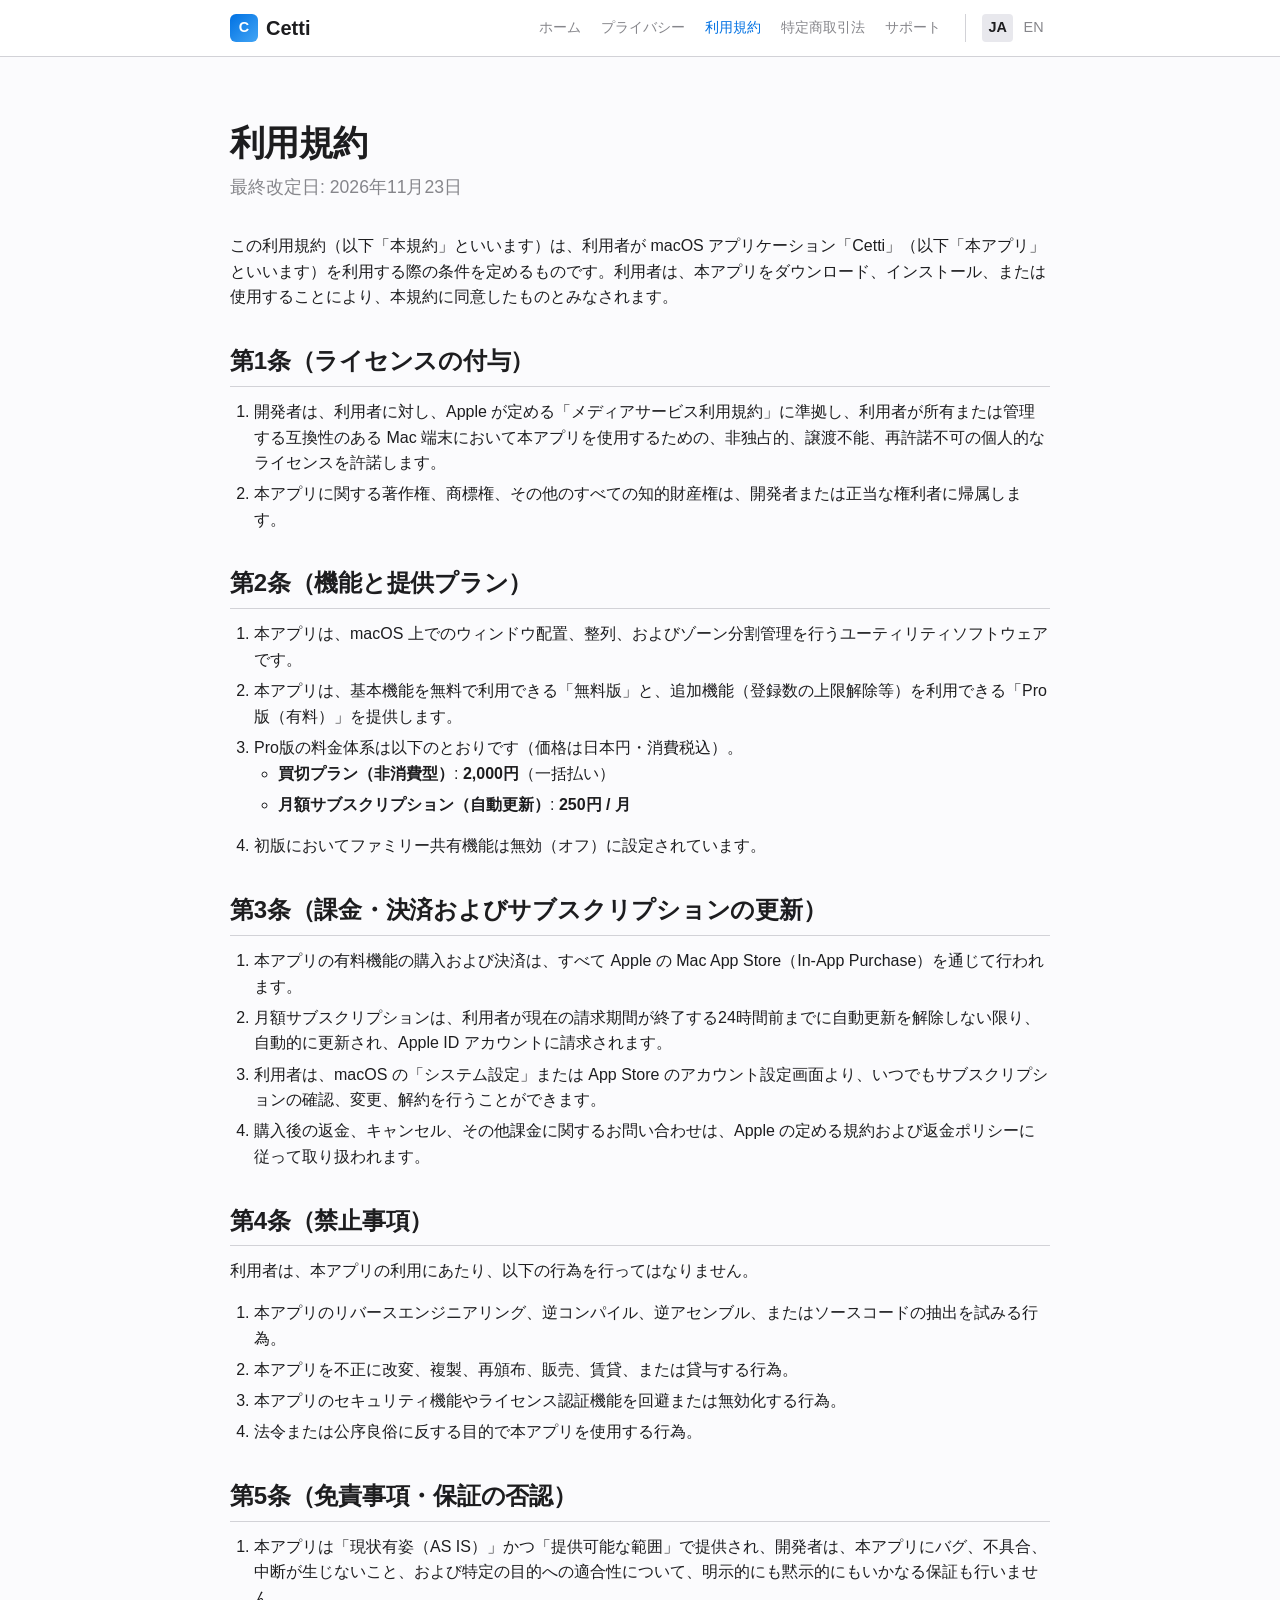
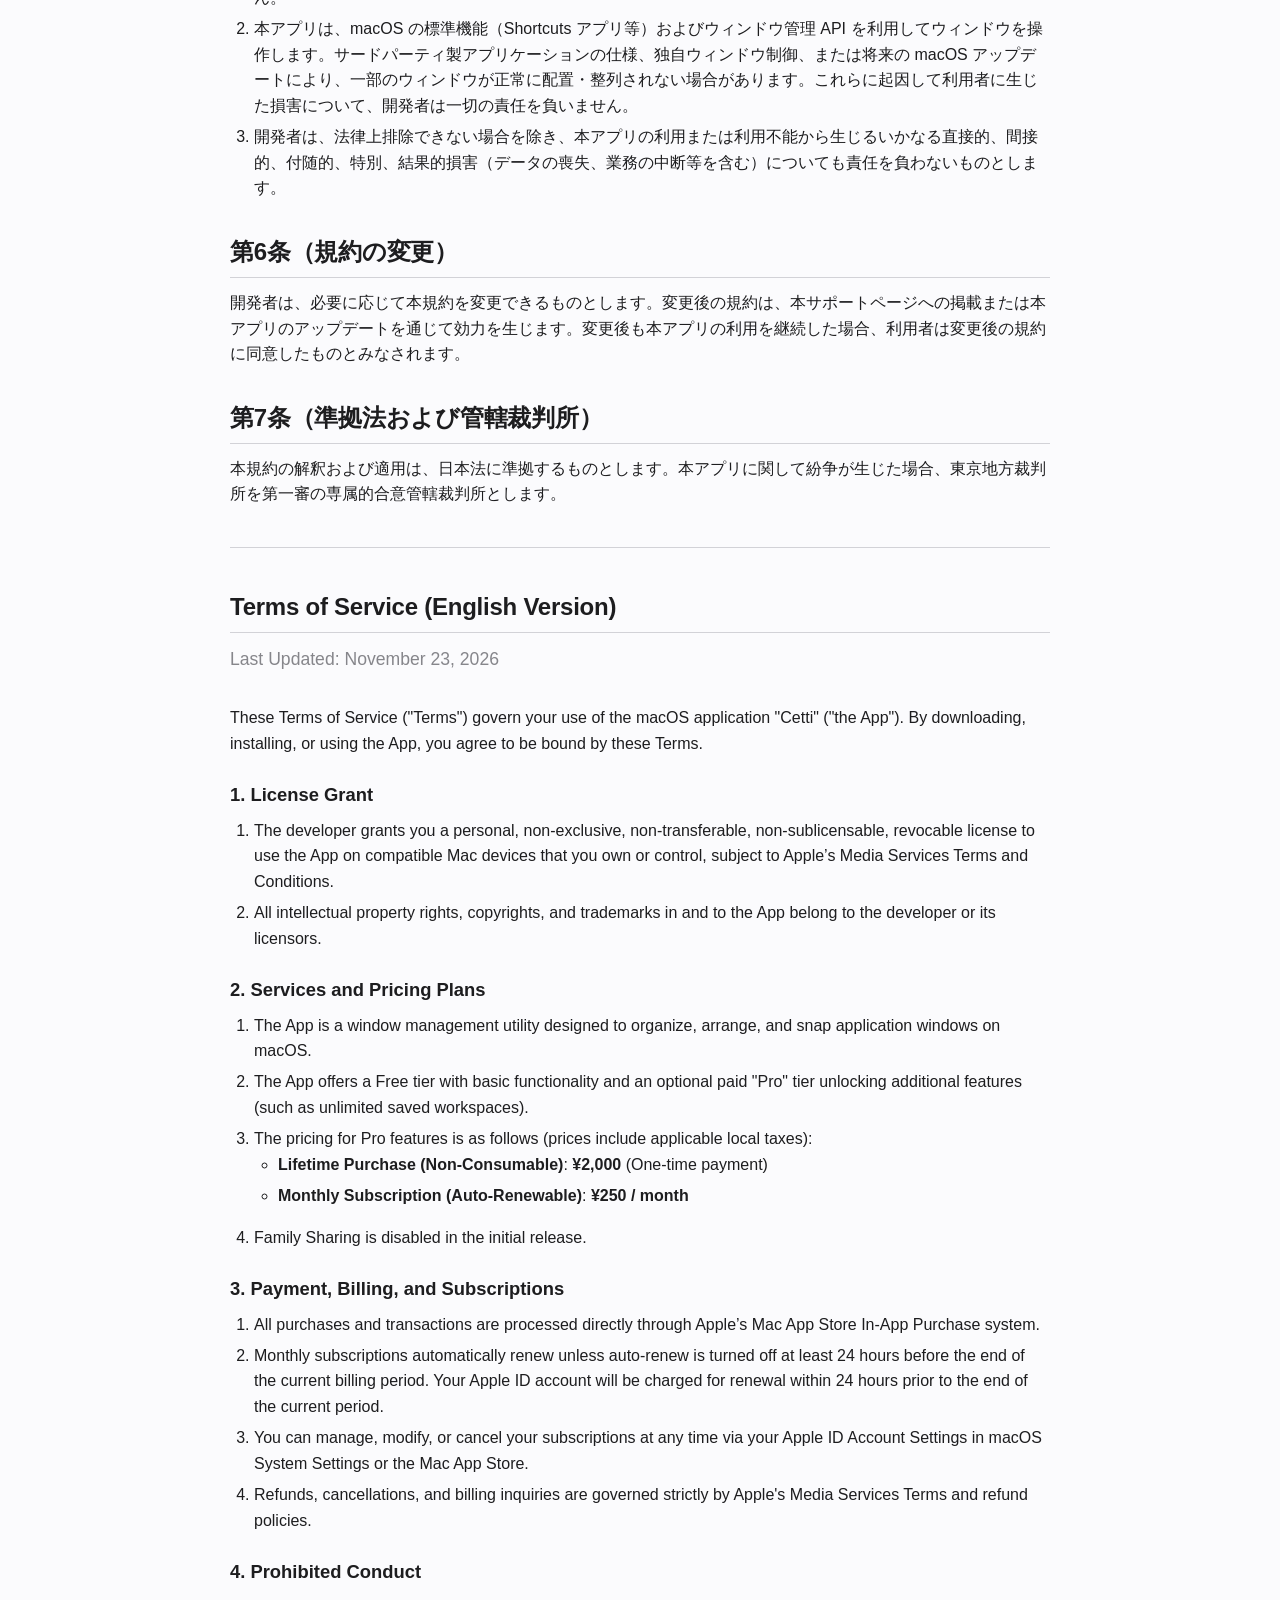
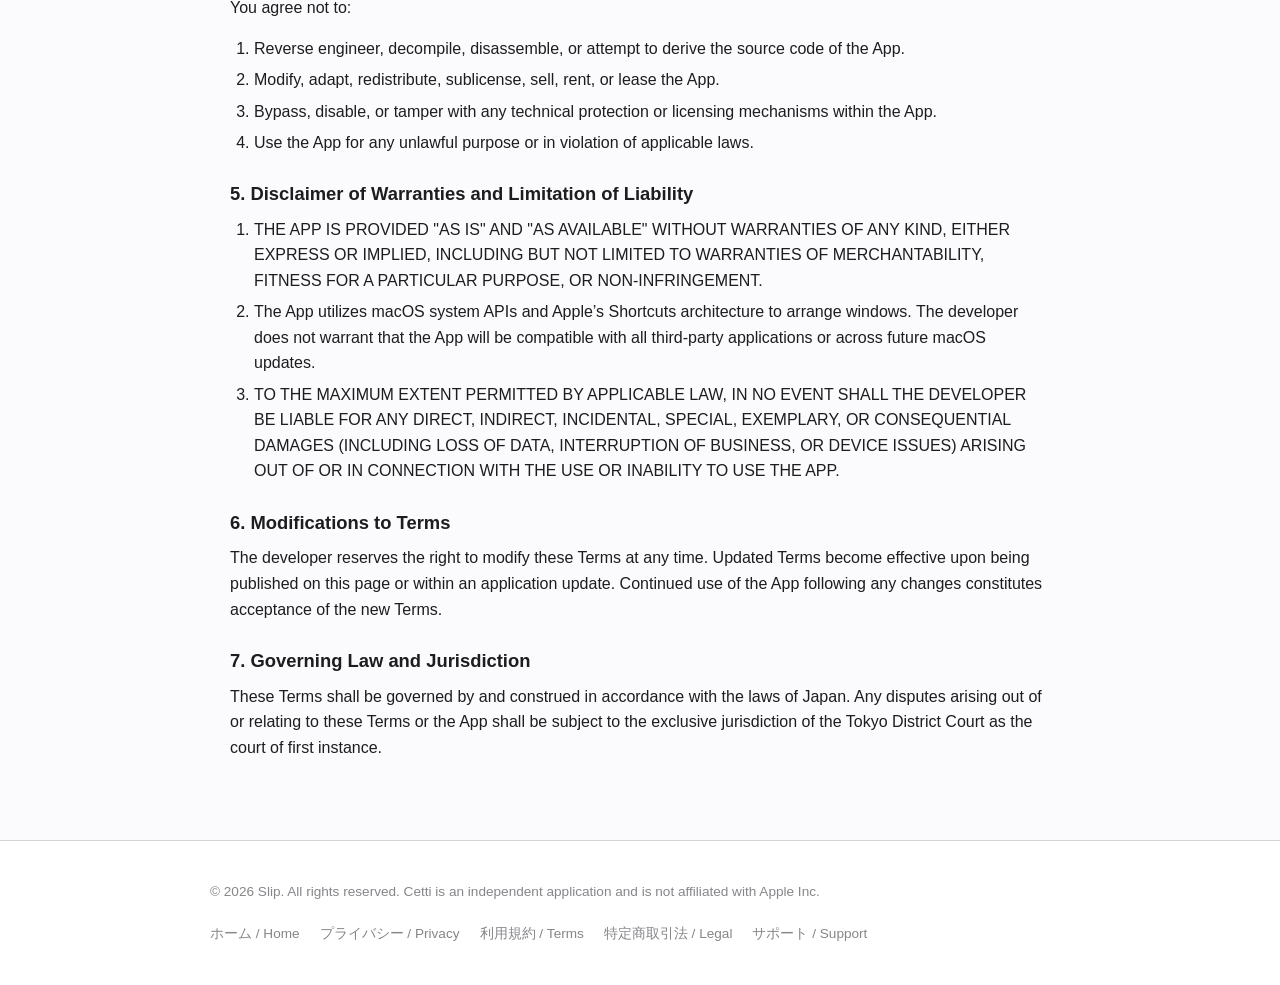
<file: cetti/terms.html>
<!DOCTYPE html>
<html lang="ja">
<head>
  <meta charset="UTF-8">
  <meta name="viewport" content="width=device-width, initial-scale=1.0">
  <title>利用規約 | Cetti</title>
  <meta name="description" content="Cetti 利用規約。ライセンス付与、利用条件、提供プラン、禁止事項、免責事項をご案内します。">
  <link rel="stylesheet" href="./style.css">
</head>
<body>

<header>
  <div class="nav-container">
    <a href="./index.html" class="brand">
      <span class="brand-icon">C</span>
      <span>Cetti</span>
    </a>
    <nav>
      <a href="./index.html">ホーム</a>
      <a href="./privacy.html">プライバシー</a>
      <a href="./terms.html" class="active">利用規約</a>
      <a href="./tokushoho.html">特定商取引法</a>
      <a href="./support.html">サポート</a>
      <div class="lang-switch">
        <a href="#ja" class="active">JA</a>
        <a href="#en">EN</a>
      </div>
    </nav>
  </div>
</header>

<main>
  <!-- 日本語セクション -->
  <section id="ja" class="lang-content">
    <h1>利用規約</h1>
    <p class="subtitle">最終改定日: 2026年11月23日</p>

    <p>この利用規約（以下「本規約」といいます）は、利用者が macOS アプリケーション「Cetti」（以下「本アプリ」といいます）を利用する際の条件を定めるものです。利用者は、本アプリをダウンロード、インストール、または使用することにより、本規約に同意したものとみなされます。</p>

    <h2>第1条（ライセンスの付与）</h2>
    <ol>
      <li>開発者は、利用者に対し、Apple が定める「メディアサービス利用規約」に準拠し、利用者が所有または管理する互換性のある Mac 端末において本アプリを使用するための、非独占的、譲渡不能、再許諾不可の個人的なライセンスを許諾します。</li>
      <li>本アプリに関する著作権、商標権、その他のすべての知的財産権は、開発者または正当な権利者に帰属します。</li>
    </ol>

    <h2>第2条（機能と提供プラン）</h2>
    <ol>
      <li>本アプリは、macOS 上でのウィンドウ配置、整列、およびゾーン分割管理を行うユーティリティソフトウェアです。</li>
      <li>本アプリは、基本機能を無料で利用できる「無料版」と、追加機能（登録数の上限解除等）を利用できる「Pro版（有料）」を提供します。</li>
      <li>Pro版の料金体系は以下のとおりです（価格は日本円・消費税込）。
        <ul>
          <li><strong>買切プラン（非消費型）</strong>: <strong>2,000円</strong>（一括払い）</li>
          <li><strong>月額サブスクリプション（自動更新）</strong>: <strong>250円 / 月</strong></li>
        </ul>
      </li>
      <li>初版においてファミリー共有機能は無効（オフ）に設定されています。</li>
    </ol>

    <h2>第3条（課金・決済およびサブスクリプションの更新）</h2>
    <ol>
      <li>本アプリの有料機能の購入および決済は、すべて Apple の Mac App Store（In-App Purchase）を通じて行われます。</li>
      <li>月額サブスクリプションは、利用者が現在の請求期間が終了する24時間前までに自動更新を解除しない限り、自動的に更新され、Apple ID アカウントに請求されます。</li>
      <li>利用者は、macOS の「システム設定」または App Store のアカウント設定画面より、いつでもサブスクリプションの確認、変更、解約を行うことができます。</li>
      <li>購入後の返金、キャンセル、その他課金に関するお問い合わせは、Apple の定める規約および返金ポリシーに従って取り扱われます。</li>
    </ol>

    <h2>第4条（禁止事項）</h2>
    <p>利用者は、本アプリの利用にあたり、以下の行為を行ってはなりません。</p>
    <ol>
      <li>本アプリのリバースエンジニアリング、逆コンパイル、逆アセンブル、またはソースコードの抽出を試みる行為。</li>
      <li>本アプリを不正に改変、複製、再頒布、販売、賃貸、または貸与する行為。</li>
      <li>本アプリのセキュリティ機能やライセンス認証機能を回避または無効化する行為。</li>
      <li>法令または公序良俗に反する目的で本アプリを使用する行為。</li>
    </ol>

    <h2>第5条（免責事項・保証の否認）</h2>
    <ol>
      <li>本アプリは「現状有姿（AS IS）」かつ「提供可能な範囲」で提供され、開発者は、本アプリにバグ、不具合、中断が生じないこと、および特定の目的への適合性について、明示的にも黙示的にもいかなる保証も行いません。</li>
      <li>本アプリは、macOS の標準機能（Shortcuts アプリ等）およびウィンドウ管理 API を利用してウィンドウを操作します。サードパーティ製アプリケーションの仕様、独自ウィンドウ制御、または将来の macOS アップデートにより、一部のウィンドウが正常に配置・整列されない場合があります。これらに起因して利用者に生じた損害について、開発者は一切の責任を負いません。</li>
      <li>開発者は、法律上排除できない場合を除き、本アプリの利用または利用不能から生じるいかなる直接的、間接的、付随的、特別、結果的損害（データの喪失、業務の中断等を含む）についても責任を負わないものとします。</li>
    </ol>

    <h2>第6条（規約の変更）</h2>
    <p>開発者は、必要に応じて本規約を変更できるものとします。変更後の規約は、本サポートページへの掲載または本アプリのアップデートを通じて効力を生じます。変更後も本アプリの利用を継続した場合、利用者は変更後の規約に同意したものとみなされます。</p>

    <h2>第7条（準拠法および管轄裁判所）</h2>
    <p>本規約の解釈および適用は、日本法に準拠するものとします。本アプリに関して紛争が生じた場合、東京地方裁判所を第一審の専属的合意管轄裁判所とします。</p>
  </section>

  <hr>

  <!-- 英語セクション -->
  <section id="en" class="lang-content">
    <h2>Terms of Service (English Version)</h2>
    <p class="subtitle">Last Updated: November 23, 2026</p>

    <p>These Terms of Service ("Terms") govern your use of the macOS application "Cetti" ("the App"). By downloading, installing, or using the App, you agree to be bound by these Terms.</p>

    <h3>1. License Grant</h3>
    <ol>
      <li>The developer grants you a personal, non-exclusive, non-transferable, non-sublicensable, revocable license to use the App on compatible Mac devices that you own or control, subject to Apple’s Media Services Terms and Conditions.</li>
      <li>All intellectual property rights, copyrights, and trademarks in and to the App belong to the developer or its licensors.</li>
    </ol>

    <h3>2. Services and Pricing Plans</h3>
    <ol>
      <li>The App is a window management utility designed to organize, arrange, and snap application windows on macOS.</li>
      <li>The App offers a Free tier with basic functionality and an optional paid "Pro" tier unlocking additional features (such as unlimited saved workspaces).</li>
      <li>The pricing for Pro features is as follows (prices include applicable local taxes):
        <ul>
          <li><strong>Lifetime Purchase (Non-Consumable)</strong>: <strong>¥2,000</strong> (One-time payment)</li>
          <li><strong>Monthly Subscription (Auto-Renewable)</strong>: <strong>¥250 / month</strong></li>
        </ul>
      </li>
      <li>Family Sharing is disabled in the initial release.</li>
    </ol>

    <h3>3. Payment, Billing, and Subscriptions</h3>
    <ol>
      <li>All purchases and transactions are processed directly through Apple’s Mac App Store In-App Purchase system.</li>
      <li>Monthly subscriptions automatically renew unless auto-renew is turned off at least 24 hours before the end of the current billing period. Your Apple ID account will be charged for renewal within 24 hours prior to the end of the current period.</li>
      <li>You can manage, modify, or cancel your subscriptions at any time via your Apple ID Account Settings in macOS System Settings or the Mac App Store.</li>
      <li>Refunds, cancellations, and billing inquiries are governed strictly by Apple's Media Services Terms and refund policies.</li>
    </ol>

    <h3>4. Prohibited Conduct</h3>
    <p>You agree not to:</p>
    <ol>
      <li>Reverse engineer, decompile, disassemble, or attempt to derive the source code of the App.</li>
      <li>Modify, adapt, redistribute, sublicense, sell, rent, or lease the App.</li>
      <li>Bypass, disable, or tamper with any technical protection or licensing mechanisms within the App.</li>
      <li>Use the App for any unlawful purpose or in violation of applicable laws.</li>
    </ol>

    <h3>5. Disclaimer of Warranties and Limitation of Liability</h3>
    <ol>
      <li>THE APP IS PROVIDED "AS IS" AND "AS AVAILABLE" WITHOUT WARRANTIES OF ANY KIND, EITHER EXPRESS OR IMPLIED, INCLUDING BUT NOT LIMITED TO WARRANTIES OF MERCHANTABILITY, FITNESS FOR A PARTICULAR PURPOSE, OR NON-INFRINGEMENT.</li>
      <li>The App utilizes macOS system APIs and Apple’s Shortcuts architecture to arrange windows. The developer does not warrant that the App will be compatible with all third-party applications or across future macOS updates.</li>
      <li>TO THE MAXIMUM EXTENT PERMITTED BY APPLICABLE LAW, IN NO EVENT SHALL THE DEVELOPER BE LIABLE FOR ANY DIRECT, INDIRECT, INCIDENTAL, SPECIAL, EXEMPLARY, OR CONSEQUENTIAL DAMAGES (INCLUDING LOSS OF DATA, INTERRUPTION OF BUSINESS, OR DEVICE ISSUES) ARISING OUT OF OR IN CONNECTION WITH THE USE OR INABILITY TO USE THE APP.</li>
    </ol>

    <h3>6. Modifications to Terms</h3>
    <p>The developer reserves the right to modify these Terms at any time. Updated Terms become effective upon being published on this page or within an application update. Continued use of the App following any changes constitutes acceptance of the new Terms.</p>

    <h3>7. Governing Law and Jurisdiction</h3>
    <p>These Terms shall be governed by and construed in accordance with the laws of Japan. Any disputes arising out of or relating to these Terms or the App shall be subject to the exclusive jurisdiction of the Tokyo District Court as the court of first instance.</p>
  </section>
</main>

<footer>
  <div class="footer-container">
    <div>&copy; 2026 Slip. All rights reserved. Cetti is an independent application and is not affiliated with Apple Inc.</div>
    <div class="footer-links">
      <a href="./index.html">ホーム / Home</a>
      <a href="./privacy.html">プライバシー / Privacy</a>
      <a href="./terms.html">利用規約 / Terms</a>
      <a href="./tokushoho.html">特定商取引法 / Legal</a>
      <a href="./support.html">サポート / Support</a>
    </div>
  </div>
</footer>

</body>
</html>
</file>
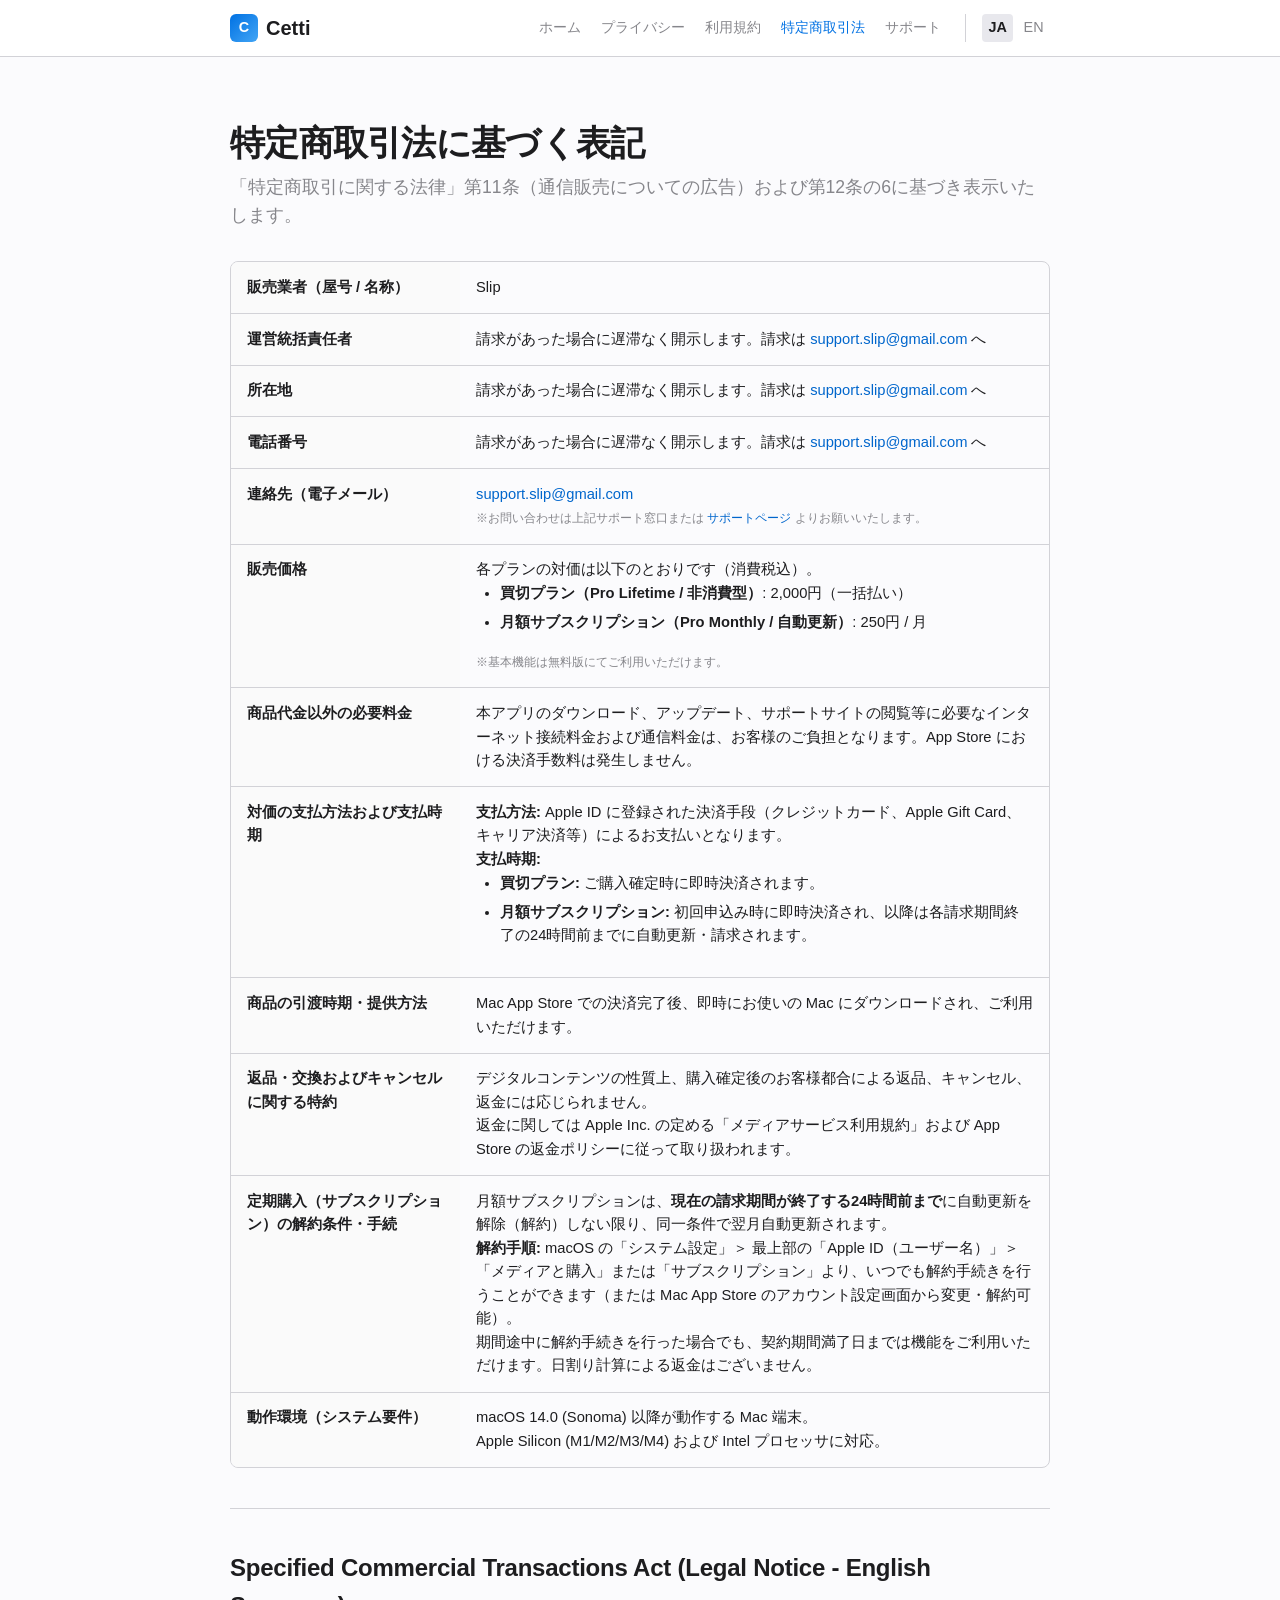
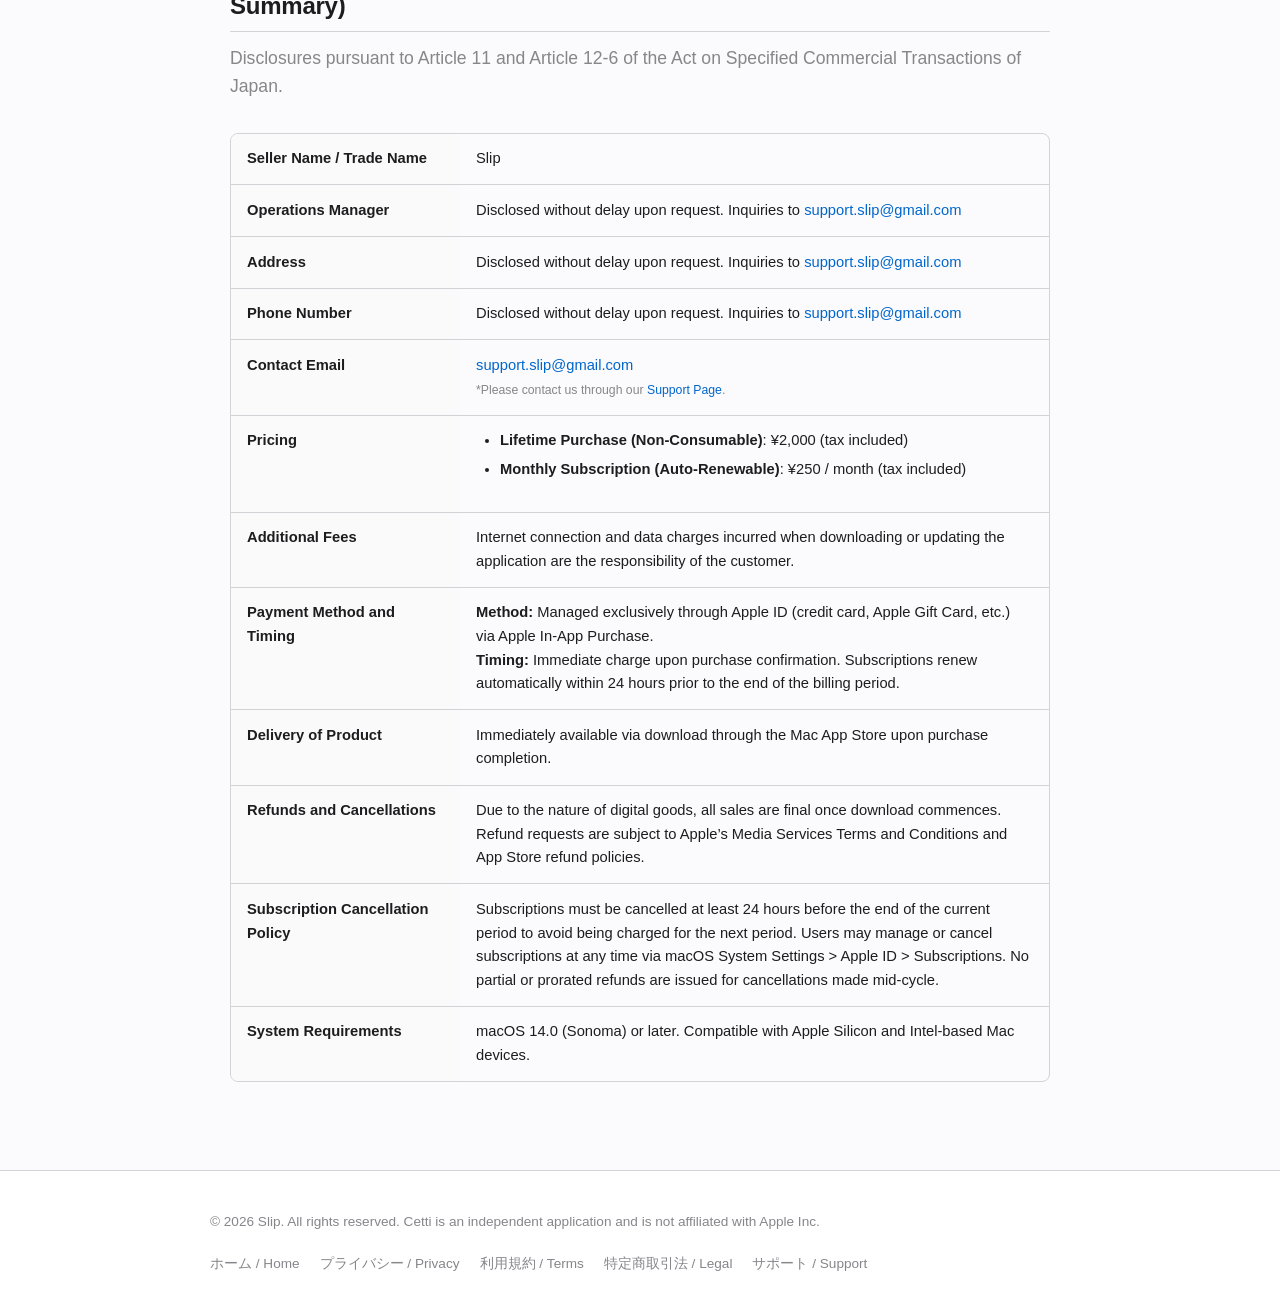
<file: cetti/tokushoho.html>
<!DOCTYPE html>
<html lang="ja">
<head>
  <meta charset="UTF-8">
  <meta name="viewport" content="width=device-width, initial-scale=1.0">
  <title>特定商取引法に基づく表記 | Cetti</title>
  <meta name="description" content="特定商取引法に基づく表記。macOS アプリケーション Cetti の販売条件、価格、決済方法、返品・解約特約を表示します。">
  <link rel="stylesheet" href="./style.css">
</head>
<body>

<header>
  <div class="nav-container">
    <a href="./index.html" class="brand">
      <span class="brand-icon">C</span>
      <span>Cetti</span>
    </a>
    <nav>
      <a href="./index.html">ホーム</a>
      <a href="./privacy.html">プライバシー</a>
      <a href="./terms.html">利用規約</a>
      <a href="./tokushoho.html" class="active">特定商取引法</a>
      <a href="./support.html">サポート</a>
      <div class="lang-switch">
        <a href="#ja" class="active">JA</a>
        <a href="#en">EN</a>
      </div>
    </nav>
  </div>
</header>

<main>
  <!-- 日本語セクション -->
  <section id="ja" class="lang-content">
    <h1>特定商取引法に基づく表記</h1>
    <p class="subtitle">「特定商取引に関する法律」第11条（通信販売についての広告）および第12条の6に基づき表示いたします。</p>

    <div class="table-wrapper">
      <table>
        <tbody>
          <tr>
            <th>販売業者（屋号 / 名称）</th>
            <td>Slip</td>
          </tr>
          <tr>
            <th>運営統括責任者</th>
            <td>請求があった場合に遅滞なく開示します。請求は <a href="mailto:support.slip@gmail.com">support.slip@gmail.com</a> へ</td>
          </tr>
          <tr>
            <th>所在地</th>
            <td>請求があった場合に遅滞なく開示します。請求は <a href="mailto:support.slip@gmail.com">support.slip@gmail.com</a> へ</td>
          </tr>
          <tr>
            <th>電話番号</th>
            <td>請求があった場合に遅滞なく開示します。請求は <a href="mailto:support.slip@gmail.com">support.slip@gmail.com</a> へ</td>
          </tr>
          <tr>
            <th>連絡先（電子メール）</th>
            <td><a href="mailto:support.slip@gmail.com">support.slip@gmail.com</a><br><small style="color:var(--text-muted);">※お問い合わせは上記サポート窓口または <a href="./support.html">サポートページ</a> よりお願いいたします。</small></td>
          </tr>
          <tr>
            <th>販売価格</th>
            <td>
              各プランの対価は以下のとおりです（消費税込）。<br>
              <ul>
                <li><strong>買切プラン（Pro Lifetime / 非消費型）</strong>: 2,000円（一括払い）</li>
                <li><strong>月額サブスクリプション（Pro Monthly / 自動更新）</strong>: 250円 / 月</li>
              </ul>
              <small style="color:var(--text-muted);">※基本機能は無料版にてご利用いただけます。</small>
            </td>
          </tr>
          <tr>
            <th>商品代金以外の必要料金</th>
            <td>本アプリのダウンロード、アップデート、サポートサイトの閲覧等に必要なインターネット接続料金および通信料金は、お客様のご負担となります。App Store における決済手数料は発生しません。</td>
          </tr>
          <tr>
            <th>対価の支払方法および支払時期</th>
            <td>
              <strong>支払方法:</strong> Apple ID に登録された決済手段（クレジットカード、Apple Gift Card、キャリア決済等）によるお支払いとなります。<br>
              <strong>支払時期:</strong> 
              <ul>
                <li><strong>買切プラン:</strong> ご購入確定時に即時決済されます。</li>
                <li><strong>月額サブスクリプション:</strong> 初回申込み時に即時決済され、以降は各請求期間終了の24時間前までに自動更新・請求されます。</li>
              </ul>
            </td>
          </tr>
          <tr>
            <th>商品の引渡時期・提供方法</th>
            <td>Mac App Store での決済完了後、即時にお使いの Mac にダウンロードされ、ご利用いただけます。</td>
          </tr>
          <tr>
            <th>返品・交換およびキャンセルに関する特約</th>
            <td>
              デジタルコンテンツの性質上、購入確定後のお客様都合による返品、キャンセル、返金には応じられません。<br>
              返金に関しては Apple Inc. の定める「メディアサービス利用規約」および App Store の返金ポリシーに従って取り扱われます。
            </td>
          </tr>
          <tr>
            <th>定期購入（サブスクリプション）の解約条件・手続</th>
            <td>
              月額サブスクリプションは、<strong>現在の請求期間が終了する24時間前まで</strong>に自動更新を解除（解約）しない限り、同一条件で翌月自動更新されます。<br>
              <strong>解約手順:</strong> macOS の「システム設定」＞ 最上部の「Apple ID（ユーザー名）」＞「メディアと購入」または「サブスクリプション」より、いつでも解約手続きを行うことができます（または Mac App Store のアカウント設定画面から変更・解約可能）。<br>
              期間途中に解約手続きを行った場合でも、契約期間満了日までは機能をご利用いただけます。日割り計算による返金はございません。
            </td>
          </tr>
          <tr>
            <th>動作環境（システム要件）</th>
            <td>
              macOS 14.0 (Sonoma) 以降が動作する Mac 端末。<br>
              Apple Silicon (M1/M2/M3/M4) および Intel プロセッサに対応。
            </td>
          </tr>
        </tbody>
      </table>
    </div>
  </section>

  <hr>

  <!-- 英語セクション -->
  <section id="en" class="lang-content">
    <h2>Specified Commercial Transactions Act (Legal Notice - English Summary)</h2>
    <p class="subtitle">Disclosures pursuant to Article 11 and Article 12-6 of the Act on Specified Commercial Transactions of Japan.</p>

    <div class="table-wrapper">
      <table>
        <tbody>
          <tr>
            <th>Seller Name / Trade Name</th>
            <td>Slip</td>
          </tr>
          <tr>
            <th>Operations Manager</th>
            <td>Disclosed without delay upon request. Inquiries to <a href="mailto:support.slip@gmail.com">support.slip@gmail.com</a></td>
          </tr>
          <tr>
            <th>Address</th>
            <td>Disclosed without delay upon request. Inquiries to <a href="mailto:support.slip@gmail.com">support.slip@gmail.com</a></td>
          </tr>
          <tr>
            <th>Phone Number</th>
            <td>Disclosed without delay upon request. Inquiries to <a href="mailto:support.slip@gmail.com">support.slip@gmail.com</a></td>
          </tr>
          <tr>
            <th>Contact Email</th>
            <td><a href="mailto:support.slip@gmail.com">support.slip@gmail.com</a><br><small style="color:var(--text-muted);">*Please contact us through our <a href="./support.html">Support Page</a>.</small></td>
          </tr>
          <tr>
            <th>Pricing</th>
            <td>
              <ul>
                <li><strong>Lifetime Purchase (Non-Consumable)</strong>: ¥2,000 (tax included)</li>
                <li><strong>Monthly Subscription (Auto-Renewable)</strong>: ¥250 / month (tax included)</li>
              </ul>
            </td>
          </tr>
          <tr>
            <th>Additional Fees</th>
            <td>Internet connection and data charges incurred when downloading or updating the application are the responsibility of the customer.</td>
          </tr>
          <tr>
            <th>Payment Method and Timing</th>
            <td>
              <strong>Method:</strong> Managed exclusively through Apple ID (credit card, Apple Gift Card, etc.) via Apple In-App Purchase.<br>
              <strong>Timing:</strong> Immediate charge upon purchase confirmation. Subscriptions renew automatically within 24 hours prior to the end of the billing period.
            </td>
          </tr>
          <tr>
            <th>Delivery of Product</th>
            <td>Immediately available via download through the Mac App Store upon purchase completion.</td>
          </tr>
          <tr>
            <th>Refunds and Cancellations</th>
            <td>Due to the nature of digital goods, all sales are final once download commences. Refund requests are subject to Apple’s Media Services Terms and Conditions and App Store refund policies.</td>
          </tr>
          <tr>
            <th>Subscription Cancellation Policy</th>
            <td>Subscriptions must be cancelled at least 24 hours before the end of the current period to avoid being charged for the next period. Users may manage or cancel subscriptions at any time via macOS System Settings > Apple ID > Subscriptions. No partial or prorated refunds are issued for cancellations made mid-cycle.</td>
          </tr>
          <tr>
            <th>System Requirements</th>
            <td>macOS 14.0 (Sonoma) or later. Compatible with Apple Silicon and Intel-based Mac devices.</td>
          </tr>
        </tbody>
      </table>
    </div>
  </section>
</main>

<footer>
  <div class="footer-container">
    <div>&copy; 2026 Slip. All rights reserved. Cetti is an independent application and is not affiliated with Apple Inc.</div>
    <div class="footer-links">
      <a href="./index.html">ホーム / Home</a>
      <a href="./privacy.html">プライバシー / Privacy</a>
      <a href="./terms.html">利用規約 / Terms</a>
      <a href="./tokushoho.html">特定商取引法 / Legal</a>
      <a href="./support.html">サポート / Support</a>
    </div>
  </div>
</footer>

</body>
</html>
</file>
<file: cetti/style.css>
/* Cetti Official Site Minimal Clean CSS (Zero External Dependencies) */
:root {
  --bg-color: #fbfbfd;
  --text-color: #1d1d1f;
  --text-muted: #86868b;
  --card-bg: #ffffff;
  --border-color: #d2d2d7;
  --link-color: #0066cc;
  --link-hover: #0077ed;
  --accent-color: #0071e3;
  --alert-bg: #f5f5f7;
  --alert-border: #86868b;
  --badge-bg: #e8e8ed;
  --badge-text: #1d1d1f;
  --code-bg: #f5f5f7;
  --table-stripe: #fafafa;
  --container-width: 860px;
}

@media (prefers-color-scheme: dark) {
  :root {
    --bg-color: #161617;
    --text-color: #f5f5f7;
    --text-muted: #a1a1a6;
    --card-bg: #1e1e1f;
    --border-color: #424245;
    --link-color: #2997ff;
    --link-hover: #47a6ff;
    --accent-color: #2997ff;
    --alert-bg: #242426;
    --alert-border: #6e6e73;
    --badge-bg: #333336;
    --badge-text: #f5f5f7;
    --code-bg: #2a2a2d;
    --table-stripe: #1a1a1c;
  }
}

* {
  box-sizing: border-box;
  margin: 0;
  padding: 0;
}

html {
  font-family: -apple-system, BlinkMacSystemFont, "Segoe UI", Roboto, Helvetica, Arial, sans-serif;
  font-size: 16px;
  line-height: 1.6;
  background-color: var(--bg-color);
  color: var(--text-color);
  -webkit-font-smoothing: antialiased;
}

body {
  display: flex;
  flex-direction: column;
  min-height: 100vh;
}

/* Header & Navigation */
header {
  border-bottom: 1px solid var(--border-color);
  background-color: var(--card-bg);
  position: sticky;
  top: 0;
  z-index: 100;
  backdrop-filter: blur(20px);
  -webkit-backdrop-filter: blur(20px);
}

.nav-container {
  max-width: var(--container-width);
  margin: 0 auto;
  padding: 0.75rem 1.25rem;
  display: flex;
  align-items: center;
  justify-content: space-between;
  flex-wrap: wrap;
  gap: 0.75rem;
}

.brand {
  display: flex;
  align-items: center;
  gap: 0.5rem;
  font-weight: 700;
  font-size: 1.25rem;
  text-decoration: none;
  color: var(--text-color);
}

.brand-icon {
  width: 28px;
  height: 28px;
  border-radius: 6px;
  background: linear-gradient(135deg, #0071e3, #42a5f5);
  display: inline-flex;
  align-items: center;
  justify-content: center;
  color: #fff;
  font-size: 0.9rem;
  font-weight: bold;
}

nav {
  display: flex;
  align-items: center;
  gap: 1.25rem;
  flex-wrap: wrap;
}

nav a {
  text-decoration: none;
  color: var(--text-muted);
  font-size: 0.9rem;
  transition: color 0.15s ease;
}

nav a:hover, nav a.active {
  color: var(--accent-color);
  font-weight: 500;
}

.lang-switch {
  display: inline-flex;
  gap: 0.25rem;
  border-left: 1px solid var(--border-color);
  padding-left: 1rem;
  margin-left: 0.25rem;
  font-size: 0.85rem;
}

.lang-switch a {
  padding: 0.15rem 0.4rem;
  border-radius: 4px;
}

.lang-switch a.active {
  background-color: var(--badge-bg);
  color: var(--text-color);
  font-weight: 600;
}

/* Main Container */
main {
  flex: 1;
  max-width: var(--container-width);
  margin: 0 auto;
  padding: 2.5rem 1.25rem 4rem 1.25rem;
  width: 100%;
}

/* Typography */
h1 {
  font-size: 2.2rem;
  font-weight: 700;
  letter-spacing: -0.02em;
  margin-bottom: 0.5rem;
  line-height: 1.25;
}

h2 {
  font-size: 1.5rem;
  font-weight: 600;
  letter-spacing: -0.01em;
  margin-top: 2rem;
  margin-bottom: 0.75rem;
  padding-bottom: 0.35rem;
  border-bottom: 1px solid var(--border-color);
}

h3 {
  font-size: 1.15rem;
  font-weight: 600;
  margin-top: 1.5rem;
  margin-bottom: 0.5rem;
}

p {
  margin-bottom: 1rem;
}

ul, ol {
  margin-bottom: 1rem;
  padding-left: 1.5rem;
}

li {
  margin-bottom: 0.35rem;
}

a {
  color: var(--link-color);
  text-decoration: none;
}

a:hover {
  text-decoration: underline;
}

code {
  font-family: ui-monospace, Menlo, Monaco, "Cascadia Mono", monospace;
  font-size: 0.88em;
  background-color: var(--code-bg);
  padding: 0.15em 0.35em;
  border-radius: 4px;
}

/* Lead text & badges */
.subtitle {
  font-size: 1.1rem;
  color: var(--text-muted);
  margin-bottom: 2rem;
}

.badge {
  display: inline-block;
  background-color: var(--badge-bg);
  color: var(--badge-text);
  font-size: 0.75rem;
  font-weight: 600;
  padding: 0.2rem 0.5rem;
  border-radius: 999px;
  vertical-align: middle;
  margin-left: 0.5rem;
}

/* Callout / Alert Box */
.alert {
  background-color: var(--alert-bg);
  border-left: 4px solid var(--accent-color);
  padding: 1rem 1.25rem;
  margin: 1.5rem 0;
  border-radius: 0 8px 8px 0;
}

.alert-warning {
  border-left-color: #f5a623;
}

.alert-title {
  font-weight: 600;
  margin-bottom: 0.35rem;
  color: var(--text-color);
}

.alert p:last-child {
  margin-bottom: 0;
}

/* Cards & Grids */
.card-grid {
  display: grid;
  grid-template-columns: repeat(auto-fit, minmax(250px, 1fr));
  gap: 1.25rem;
  margin: 2rem 0;
}

.card {
  background-color: var(--card-bg);
  border: 1px solid var(--border-color);
  border-radius: 12px;
  padding: 1.5rem;
  box-shadow: 0 2px 8px rgba(0, 0, 0, 0.04);
}

.card h3 {
  margin-top: 0;
  font-size: 1.2rem;
}

/* Tables */
.table-wrapper {
  overflow-x: auto;
  margin: 1.5rem 0;
  border: 1px solid var(--border-color);
  border-radius: 8px;
}

table {
  width: 100%;
  border-collapse: collapse;
  text-align: left;
  font-size: 0.92rem;
}

th, td {
  padding: 0.85rem 1rem;
  border-bottom: 1px solid var(--border-color);
  vertical-align: top;
}

th {
  background-color: var(--table-stripe);
  font-weight: 600;
  width: 28%;
}

tr:last-child td, tr:last-child th {
  border-bottom: none;
}

/* Pricing Section */
.pricing-grid {
  display: grid;
  grid-template-columns: repeat(auto-fit, minmax(280px, 1fr));
  gap: 1.5rem;
  margin: 2rem 0;
}

.pricing-card {
  background-color: var(--card-bg);
  border: 2px solid var(--border-color);
  border-radius: 14px;
  padding: 1.75rem;
  text-align: center;
  display: flex;
  flex-direction: column;
}

.pricing-card.featured {
  border-color: var(--accent-color);
  position: relative;
}

.pricing-badge {
  position: absolute;
  top: -12px;
  left: 50%;
  transform: translateX(-50%);
  background-color: var(--accent-color);
  color: #fff;
  font-size: 0.75rem;
  font-weight: 700;
  padding: 0.2rem 0.8rem;
  border-radius: 999px;
  text-transform: uppercase;
  letter-spacing: 0.05em;
}

.price {
  font-size: 2.2rem;
  font-weight: 700;
  margin: 1rem 0 0.5rem 0;
}

.price-sub {
  font-size: 0.9rem;
  color: var(--text-muted);
  margin-bottom: 1.5rem;
}

.pricing-features {
  text-align: left;
  margin: 1rem 0;
  list-style: none;
  padding-left: 0;
  flex: 1;
}

.pricing-features li {
  padding: 0.35rem 0;
  position: relative;
  padding-left: 1.5rem;
}

.pricing-features li::before {
  content: "✓";
  position: absolute;
  left: 0;
  color: var(--accent-color);
  font-weight: bold;
}

/* Section divider */
hr {
  border: none;
  border-top: 1px solid var(--border-color);
  margin: 2.5rem 0;
}

/* FAQ Item */
.faq-item {
  margin-bottom: 1.5rem;
  padding-bottom: 1.5rem;
  border-bottom: 1px solid var(--border-color);
}

.faq-item:last-child {
  border-bottom: none;
}

.faq-q {
  font-weight: 600;
  font-size: 1.05rem;
  margin-bottom: 0.5rem;
  color: var(--text-color);
}

.faq-a {
  color: var(--text-color);
  padding-left: 0.5rem;
}

/* Footer */
footer {
  border-top: 1px solid var(--border-color);
  background-color: var(--card-bg);
  padding: 2.5rem 1.25rem;
  font-size: 0.85rem;
  color: var(--text-muted);
}

.footer-container {
  max-width: var(--container-width);
  margin: 0 auto;
  display: flex;
  justify-content: space-between;
  align-items: center;
  flex-wrap: wrap;
  gap: 1.25rem;
}

.footer-links {
  display: flex;
  gap: 1.25rem;
  flex-wrap: wrap;
}

.footer-links a {
  color: var(--text-muted);
}

.footer-links a:hover {
  color: var(--text-color);
}

/* Language Block Toggle */
.lang-content {
  margin-top: 1.5rem;
}

/* Mobile Adjustments */
@media (max-width: 600px) {
  h1 {
    font-size: 1.75rem;
  }
  h2 {
    font-size: 1.3rem;
  }
  th {
    width: 35%;
  }
  .nav-container {
    flex-direction: column;
    align-items: flex-start;
  }
  nav {
    width: 100%;
    justify-content: space-between;
    gap: 0.75rem;
  }
  .lang-switch {
    border-left: none;
    padding-left: 0;
    margin-left: 0;
  }
}
</file>
